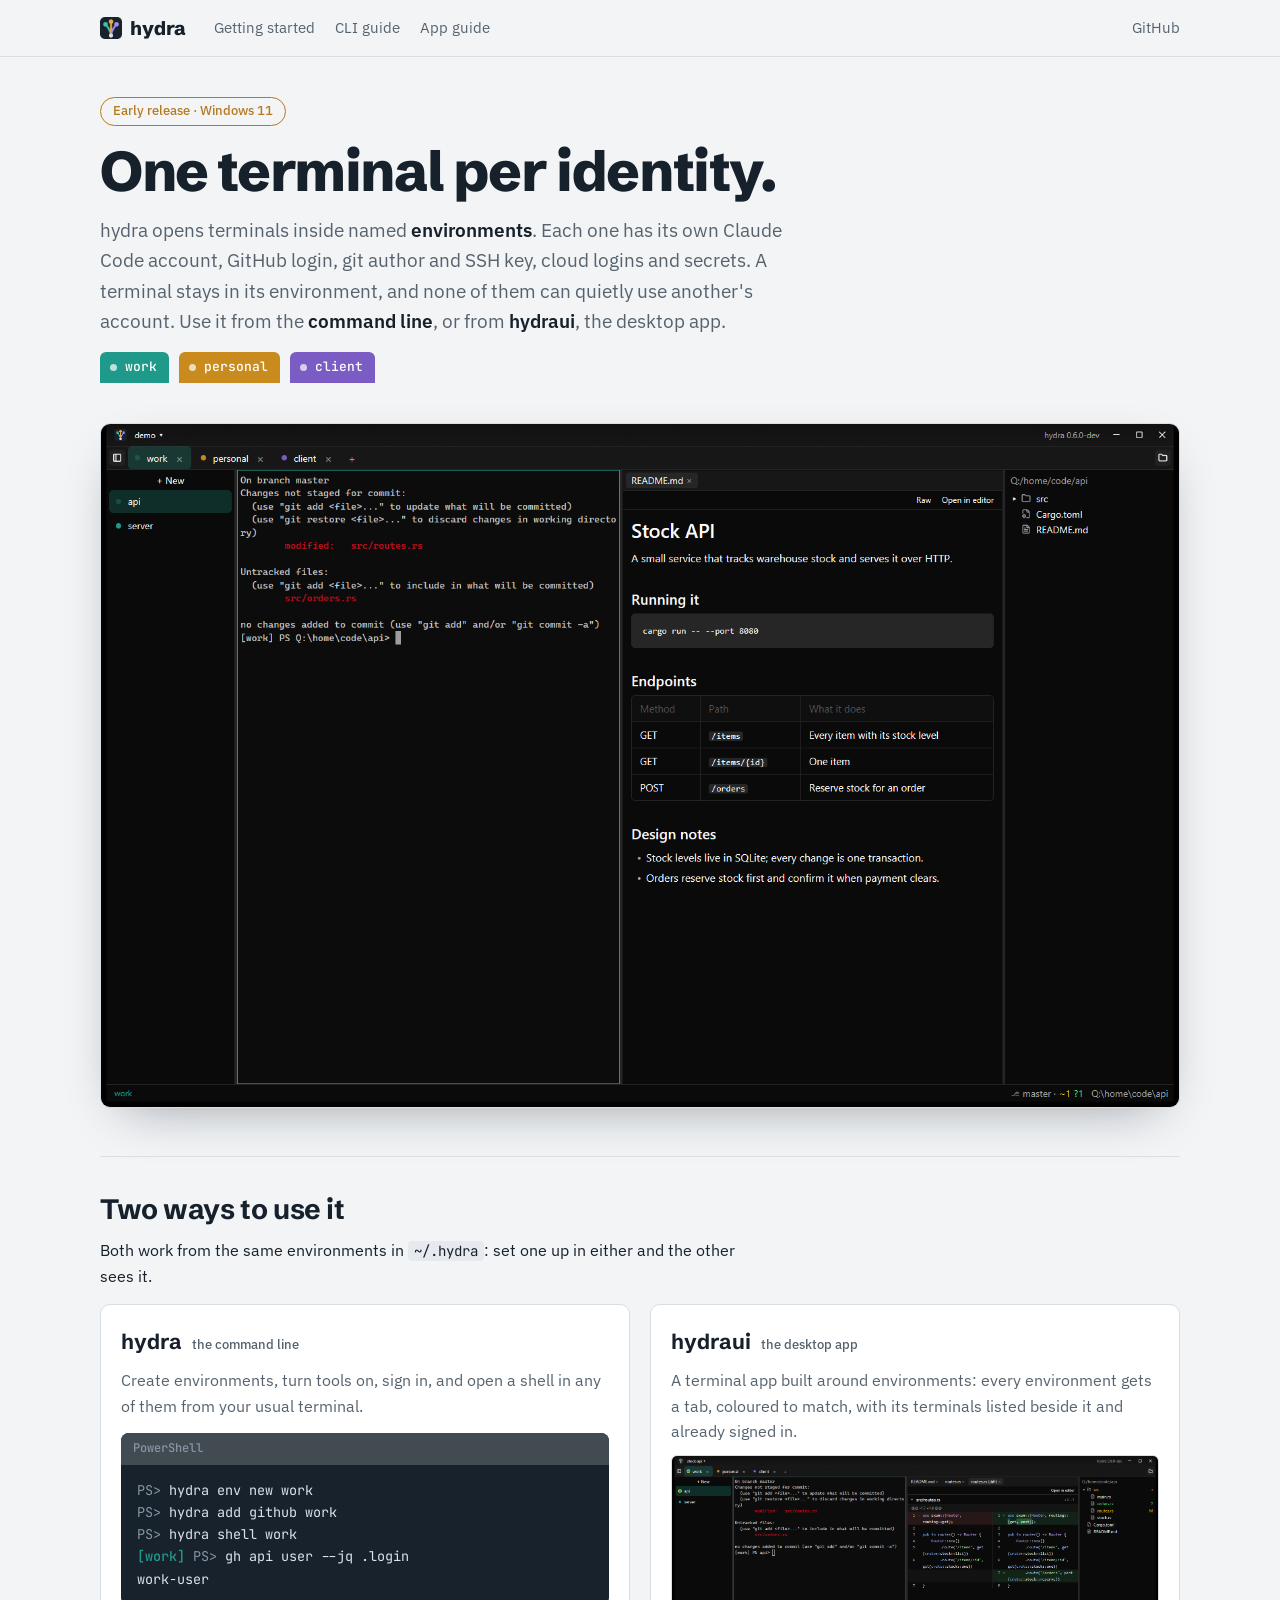
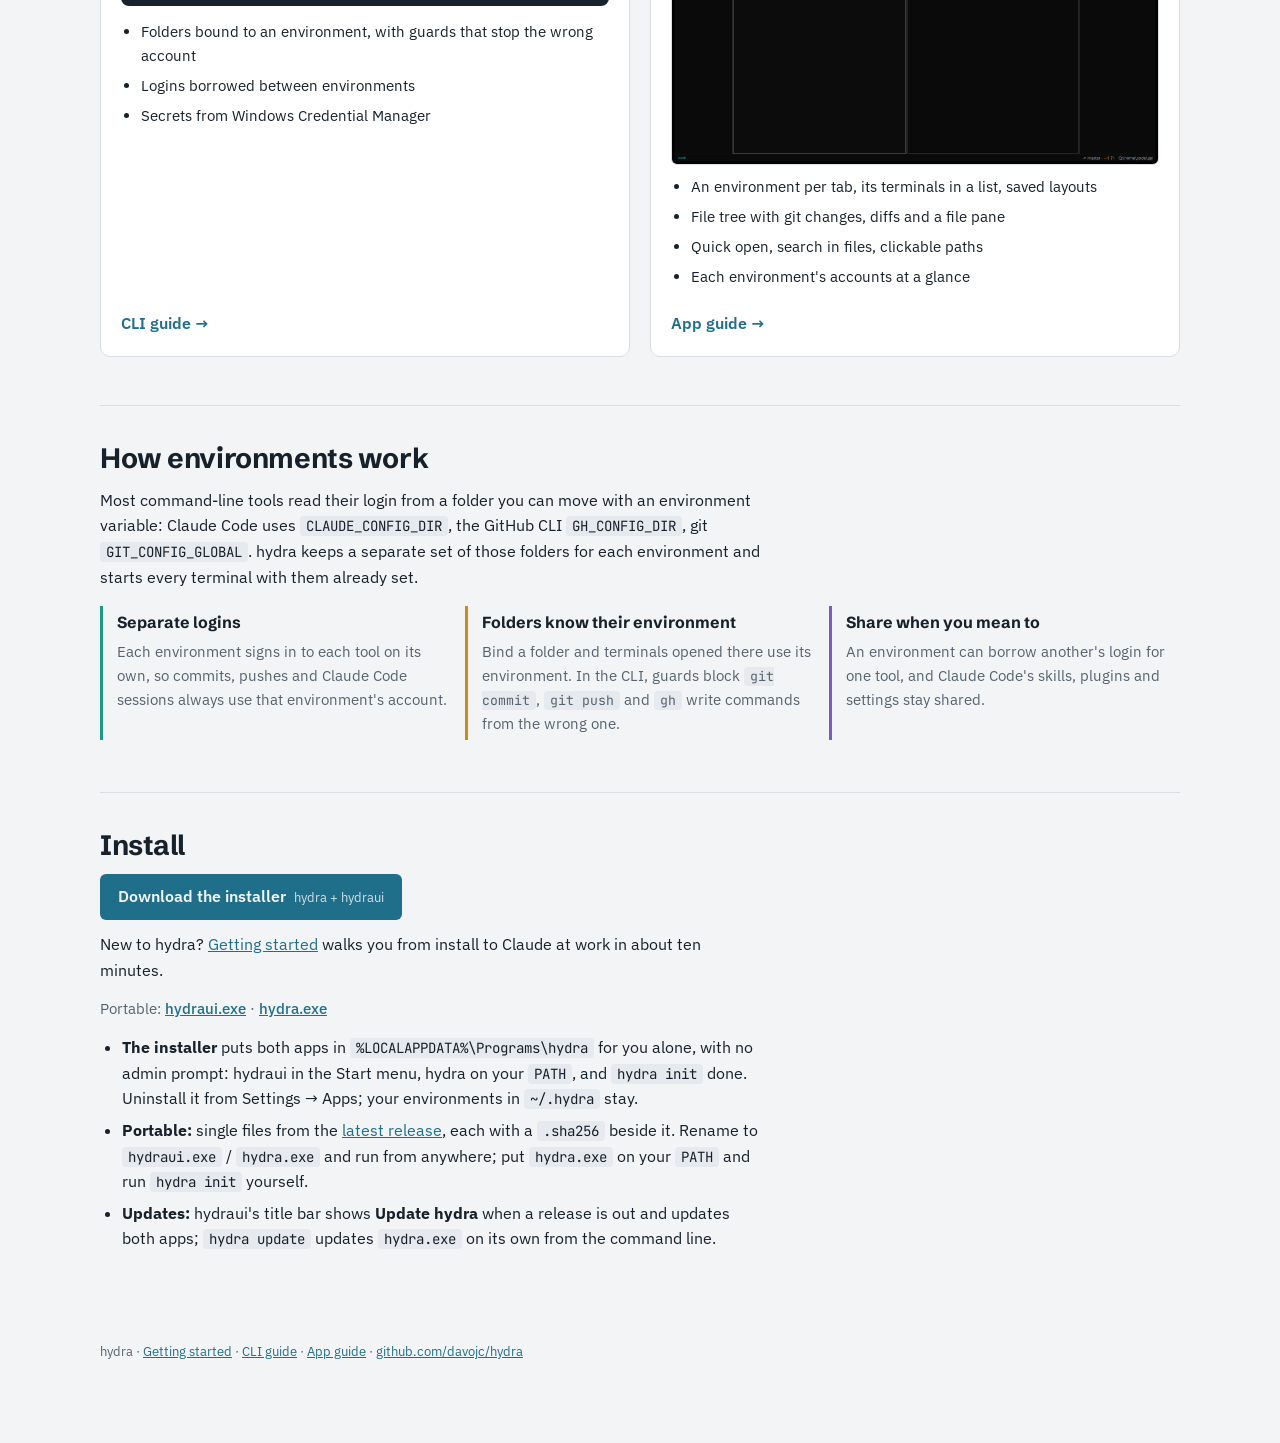
<file: site/index.html>
<!doctype html>
<html lang="en">
<head>
<meta charset="utf-8">
<meta name="viewport" content="width=device-width, initial-scale=1">
<title>hydra: one terminal per identity</title>
<link rel="icon" type="image/png" href="favicon.png">
<meta name="description" content="hydra opens Windows terminals inside named environments, each with its own Claude Code, GitHub, git, cloud and AI CLI accounts. Use it from the command line or from hydraui, the desktop app.">
<link rel="preconnect" href="https://fonts.googleapis.com">
<link rel="preconnect" href="https://fonts.gstatic.com" crossorigin>
<link rel="stylesheet" href="https://fonts.googleapis.com/css2?family=Schibsted+Grotesk:wght@500;700;800&family=IBM+Plex+Sans:ital,wght@0,400;0,500;0,600;1,400&family=JetBrains+Mono:wght@400;500&display=swap">
<link rel="stylesheet" href="style.css">
</head>
<body>
<header class="site-nav">
  <div class="in">
    <a class="home" href="index.html" aria-current="page"><img src="favicon.png" alt="">hydra</a>
    <a class="page" href="start.html">Getting started</a>
    <a class="page" href="cli.html">CLI guide</a>
    <a class="page" href="app.html">App guide</a>
    <a class="page gh" href="https://github.com/davojc/hydra">GitHub</a>
  </div>
</header>

<main class="landing">
  <header class="hero">
    <span class="status">Early release · Windows 11</span>
    <h1>One terminal per identity.</h1>
    <p class="lede">hydra opens terminals inside named <strong>environments</strong>. Each one has its own Claude Code account, GitHub login, git author and SSH key, cloud logins and secrets. A terminal stays in its environment, and none of them can quietly use another's account. Use it from the <strong>command line</strong>, or from <strong>hydraui</strong>, the desktop app.</p>
    <div class="envs" aria-label="Example environments">
      <span class="chip work">work</span>
      <span class="chip personal">personal</span>
      <span class="chip client">client</span>
    </div>
  </header>

  <figure class="hero-shot">
    <img src="img/hydraui-window.png" width="1600" height="1013" alt="hydraui with tabs for the work, personal and client environments, work's terminals listed on the left, a terminal showing git status, the project's README rendered beside it, and the file tree on the right.">
  </figure>

  <section id="two-ways">
    <h2>Two ways to use it</h2>
    <p>Both work from the same environments in <code>~/.hydra</code>: set one up in either and the other sees it.</p>
    <div class="pair">
      <article class="card">
        <h3>hydra <small>the command line</small></h3>
        <p>Create environments, turn tools on, sign in, and open a shell in any of them from your usual terminal.</p>
        <div class="term">
          <div class="term-bar"><span class="tab plain">PowerShell</span></div>
<pre><span class="p">PS&gt;</span> hydra env new work
<span class="p">PS&gt;</span> hydra add github work
<span class="p">PS&gt;</span> hydra shell work
<span class="pw">[work]</span> <span class="p">PS&gt;</span> gh api user --jq .login
work-user</pre>
        </div>
        <ul>
          <li>Folders bound to an environment, with guards that stop the wrong account</li>
          <li>Logins borrowed between environments</li>
          <li>Secrets from Windows Credential Manager</li>
        </ul>
        <a class="more" href="cli.html">CLI guide →</a>
      </article>
      <article class="card">
        <h3>hydraui <small>the desktop app</small></h3>
        <p>A terminal app built around environments: every environment gets a tab, coloured to match, with its terminals listed beside it and already signed in.</p>
        <img src="img/hydraui-diff.png" width="1600" height="1013" alt="hydraui showing a side-by-side diff of a changed file next to the file tree." loading="lazy">
        <ul>
          <li>An environment per tab, its terminals in a list, saved layouts</li>
          <li>File tree with git changes, diffs and a file pane</li>
          <li>Quick open, search in files, clickable paths</li>
          <li>Each environment's accounts at a glance</li>
        </ul>
        <a class="more" href="app.html">App guide →</a>
      </article>
    </div>
  </section>

  <section id="how">
    <h2>How environments work</h2>
    <p>Most command-line tools read their login from a folder you can move with an environment variable: Claude Code uses <code>CLAUDE_CONFIG_DIR</code>, the GitHub CLI <code>GH_CONFIG_DIR</code>, git <code>GIT_CONFIG_GLOBAL</code>. hydra keeps a separate set of those folders for each environment and starts every terminal with them already set.</p>
    <div class="points">
      <div class="point work">
        <h4>Separate logins</h4>
        <p>Each environment signs in to each tool on its own, so commits, pushes and Claude Code sessions always use that environment's account.</p>
      </div>
      <div class="point personal">
        <h4>Folders know their environment</h4>
        <p>Bind a folder and terminals opened there use its environment. In the CLI, guards block <code>git commit</code>, <code>git push</code> and <code>gh</code> write commands from the wrong one.</p>
      </div>
      <div class="point client">
        <h4>Share when you mean to</h4>
        <p>An environment can borrow another's login for one tool, and Claude Code's skills, plugins and settings stay shared.</p>
      </div>
    </div>
  </section>

  <section id="install">
    <h2>Install</h2>
    <div class="dl-row">
      <a class="download" href="https://github.com/davojc/hydra/releases/latest/download/hydra-setup.exe" download>Download the installer <span class="dl-version"></span><small>hydra + hydraui</small></a>
    </div>
    <p>New to hydra? <a href="start.html">Getting started</a> walks you from install to Claude at work in about ten minutes.</p>
    <p class="portable">Portable: <a href="https://github.com/davojc/hydra/releases/latest/download/hydraui-x86_64-pc-windows-msvc.exe" download>hydraui.exe</a> · <a href="https://github.com/davojc/hydra/releases/latest/download/hydra-x86_64-pc-windows-msvc.exe" download>hydra.exe</a></p>
    <ul>
      <li><strong>The installer</strong> puts both apps in <code>%LOCALAPPDATA%\Programs\hydra</code> for you alone, with no admin prompt: hydraui in the Start menu, hydra on your <code>PATH</code>, and <code>hydra init</code> done. Uninstall it from Settings → Apps; your environments in <code>~/.hydra</code> stay.</li>
      <li><strong>Portable:</strong> single files from the <a href="https://github.com/davojc/hydra/releases/latest">latest release</a>, each with a <code>.sha256</code> beside it. Rename to <code>hydraui.exe</code> / <code>hydra.exe</code> and run from anywhere; put <code>hydra.exe</code> on your <code>PATH</code> and run <code>hydra init</code> yourself.</li>
      <li><strong>Updates:</strong> hydraui's title bar shows <strong>Update hydra</strong> when a release is out and updates both apps; <code>hydra update</code> updates <code>hydra.exe</code> on its own from the command line.</li>
    </ul>
  </section>

  <footer>hydra · <a href="start.html">Getting started</a> · <a href="cli.html">CLI guide</a> · <a href="app.html">App guide</a> · <a href="https://github.com/davojc/hydra">github.com/davojc/hydra</a></footer>
</main>

<script>
// Links into the old single-page guide (/#walkthrough, /#guards, …) go on to the CLI guide.
(() => {
  const id = decodeURIComponent(location.hash.slice(1));
  if (id && !document.getElementById(id)) location.replace("cli.html#" + encodeURIComponent(id));
})();
</script>
<script>
(() => {
  fetch("https://api.github.com/repos/davojc/hydra/releases/latest")
    .then(r => r.ok ? r.json() : null)
    .then(rel => {
      if (!rel || !rel.tag_name) return;
      for (const el of document.querySelectorAll(".dl-version")) el.textContent = rel.tag_name.replace(/^v/, "");
    })
    .catch(() => {});
})();
</script>
</body>
</html>
</file>
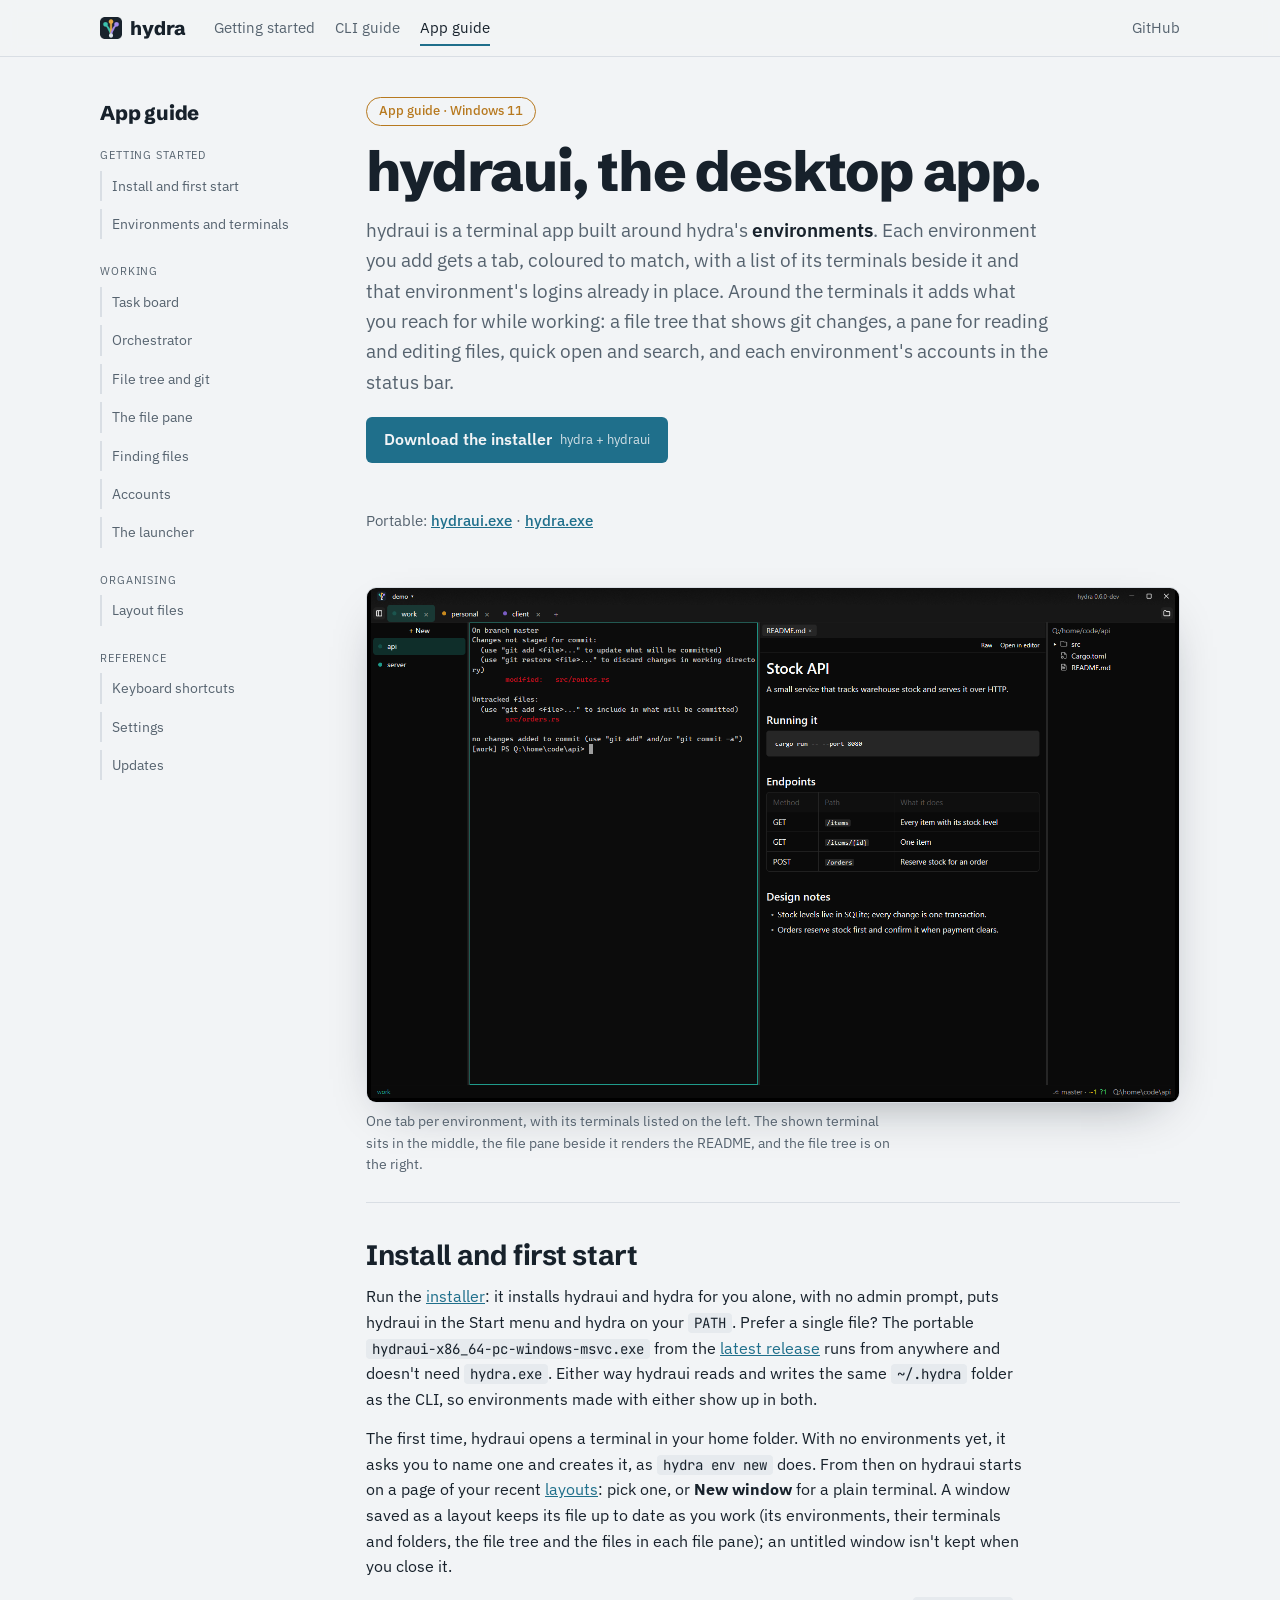
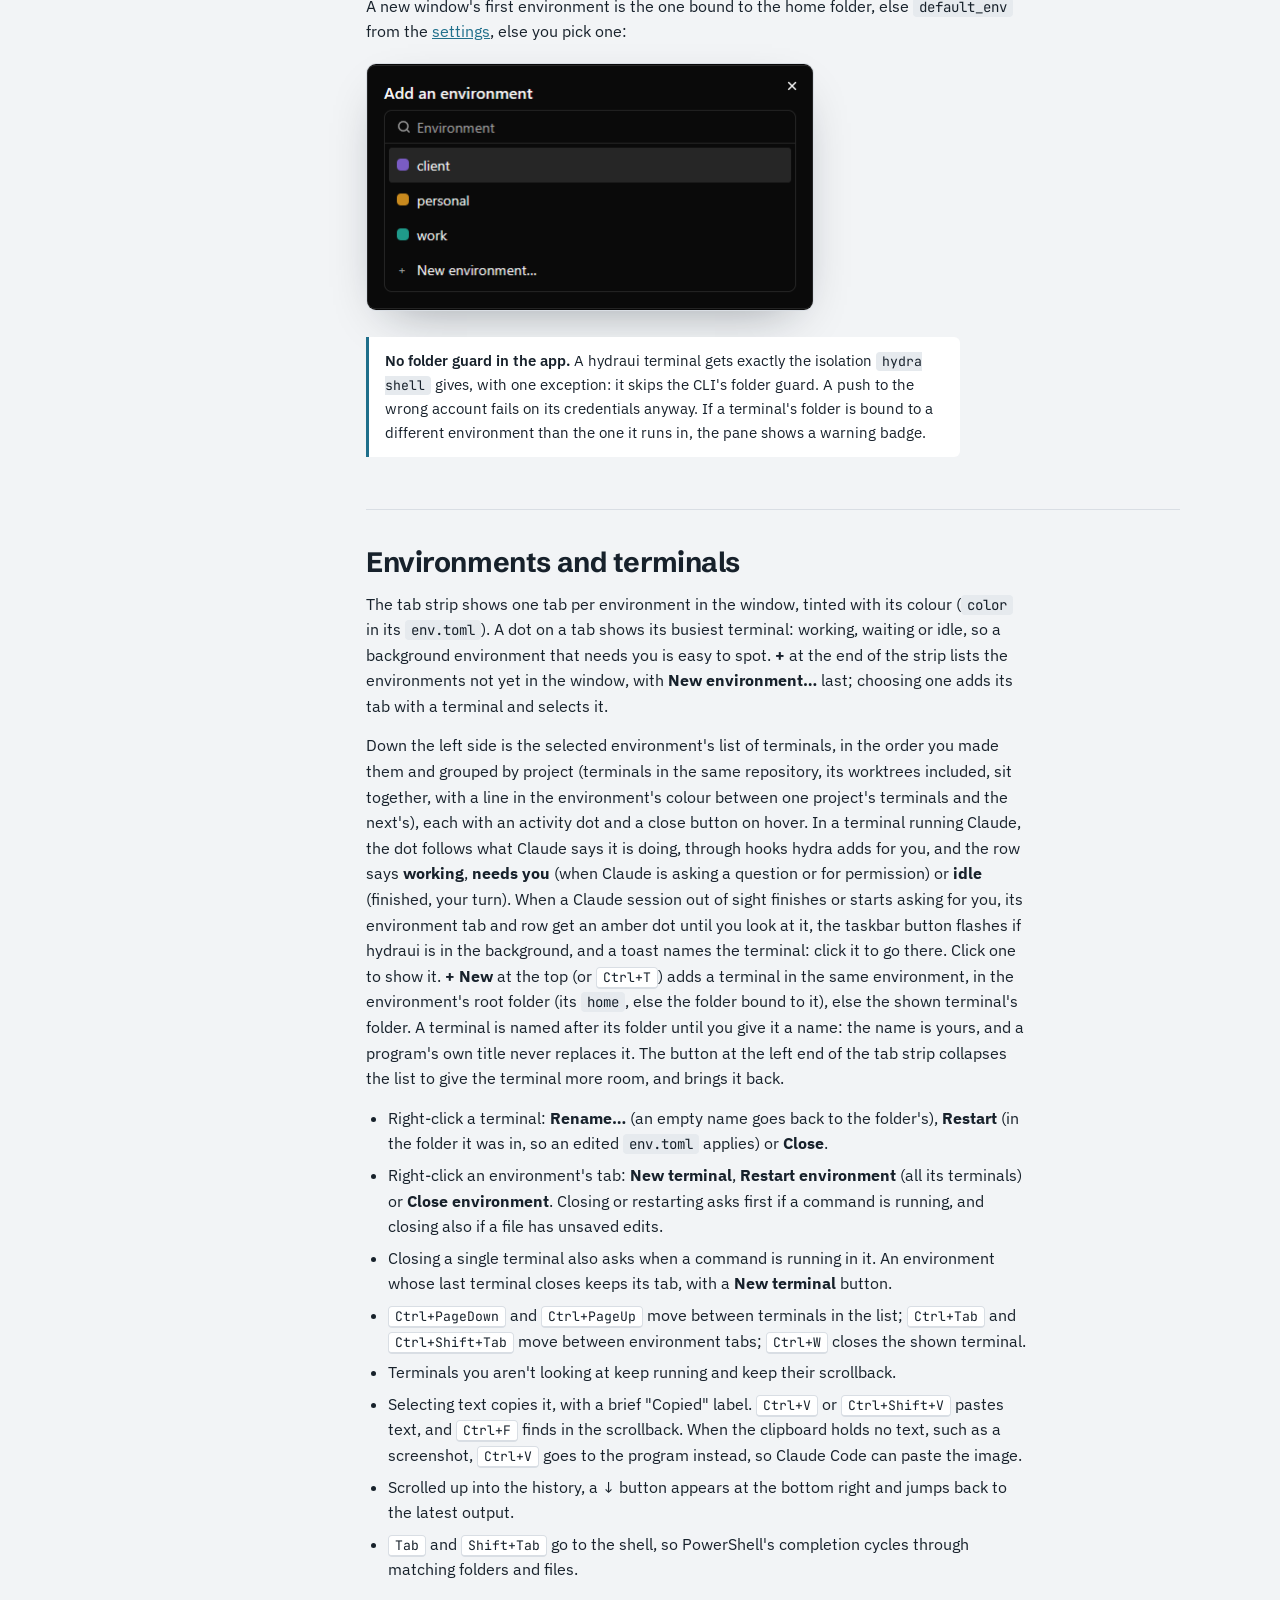
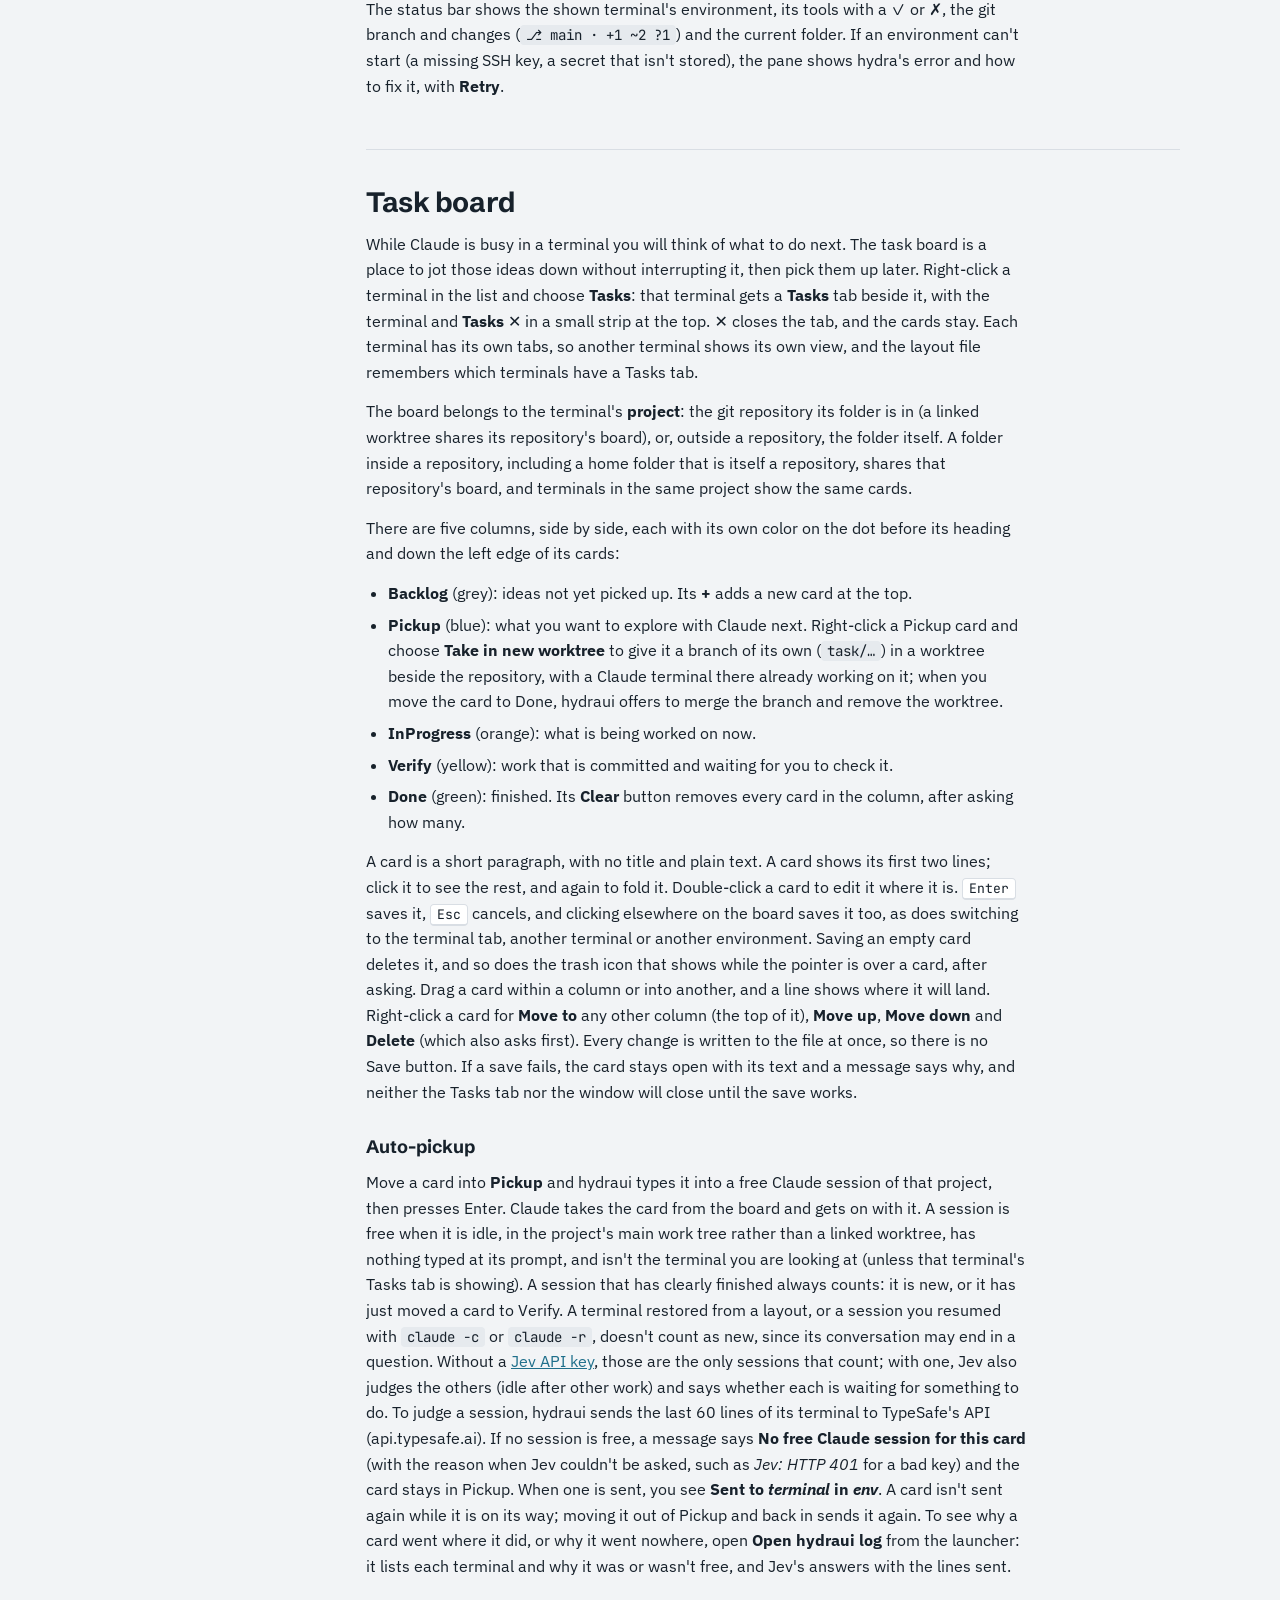
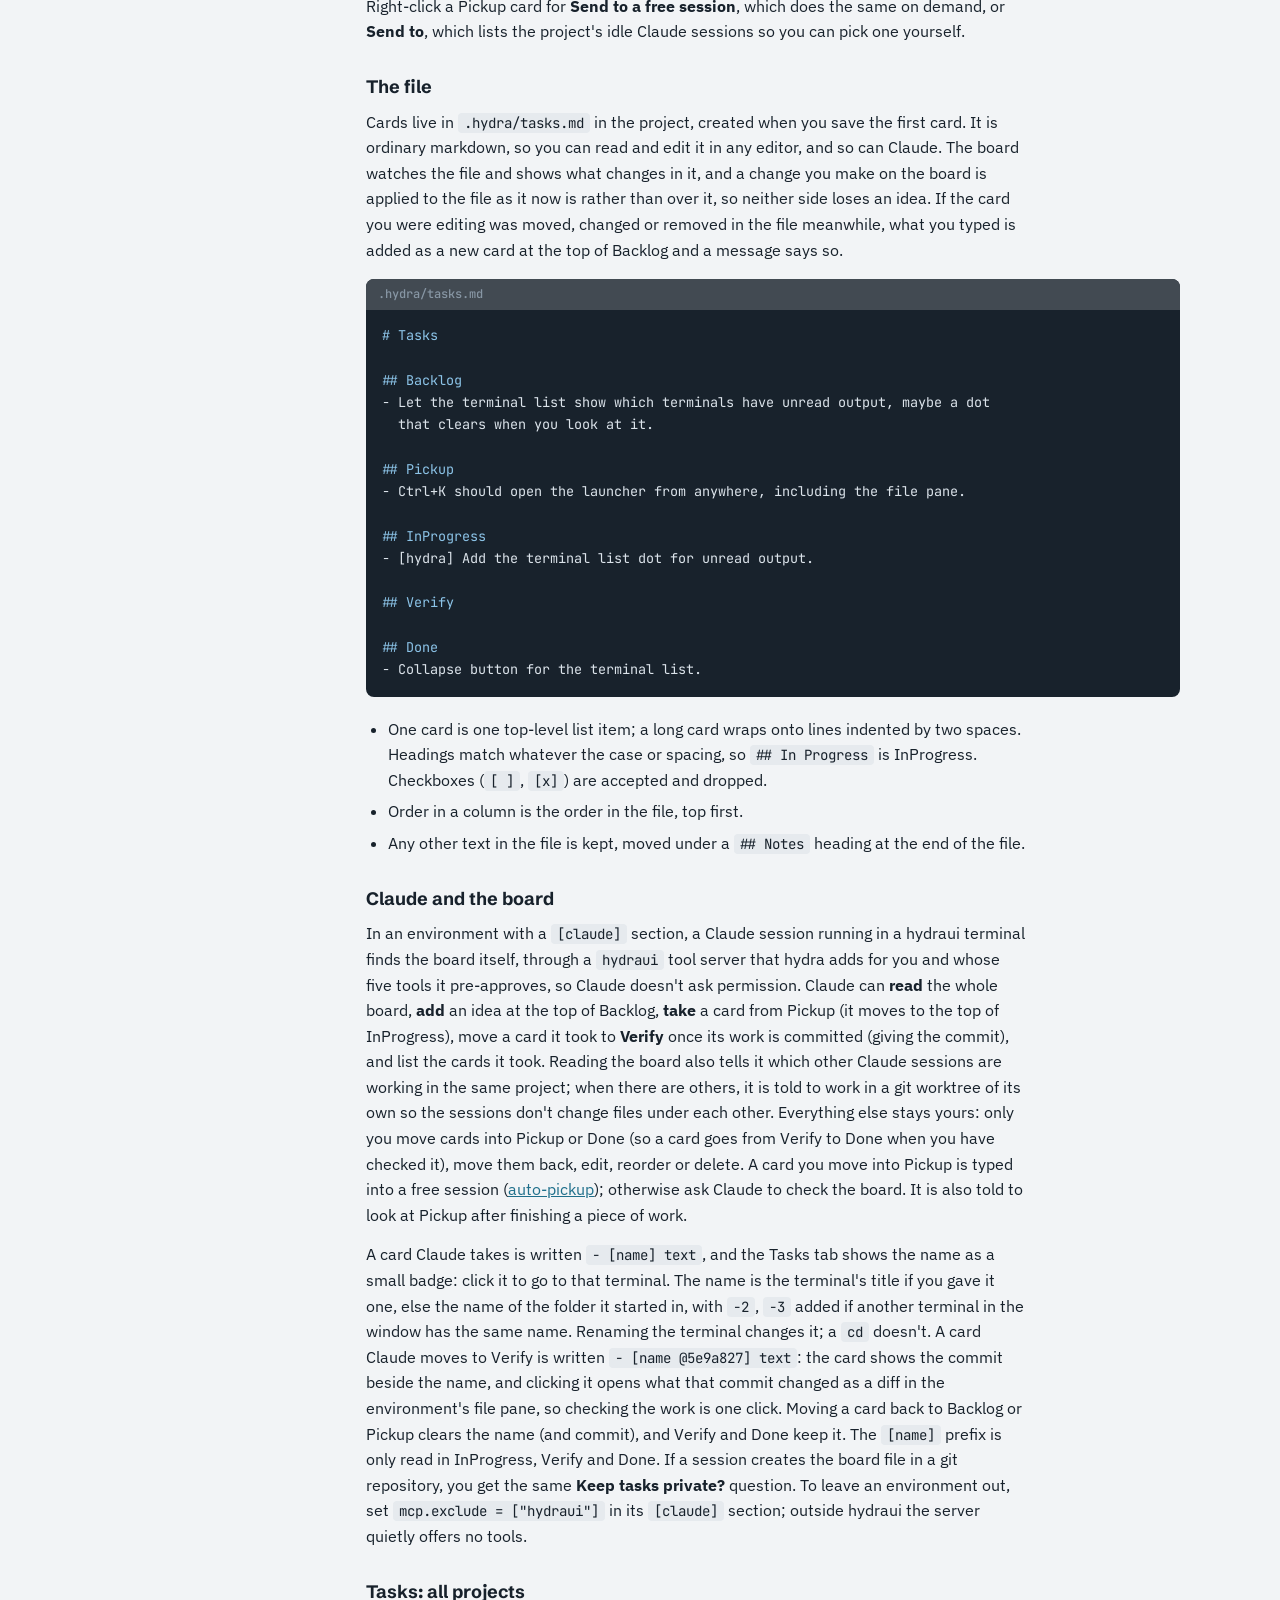
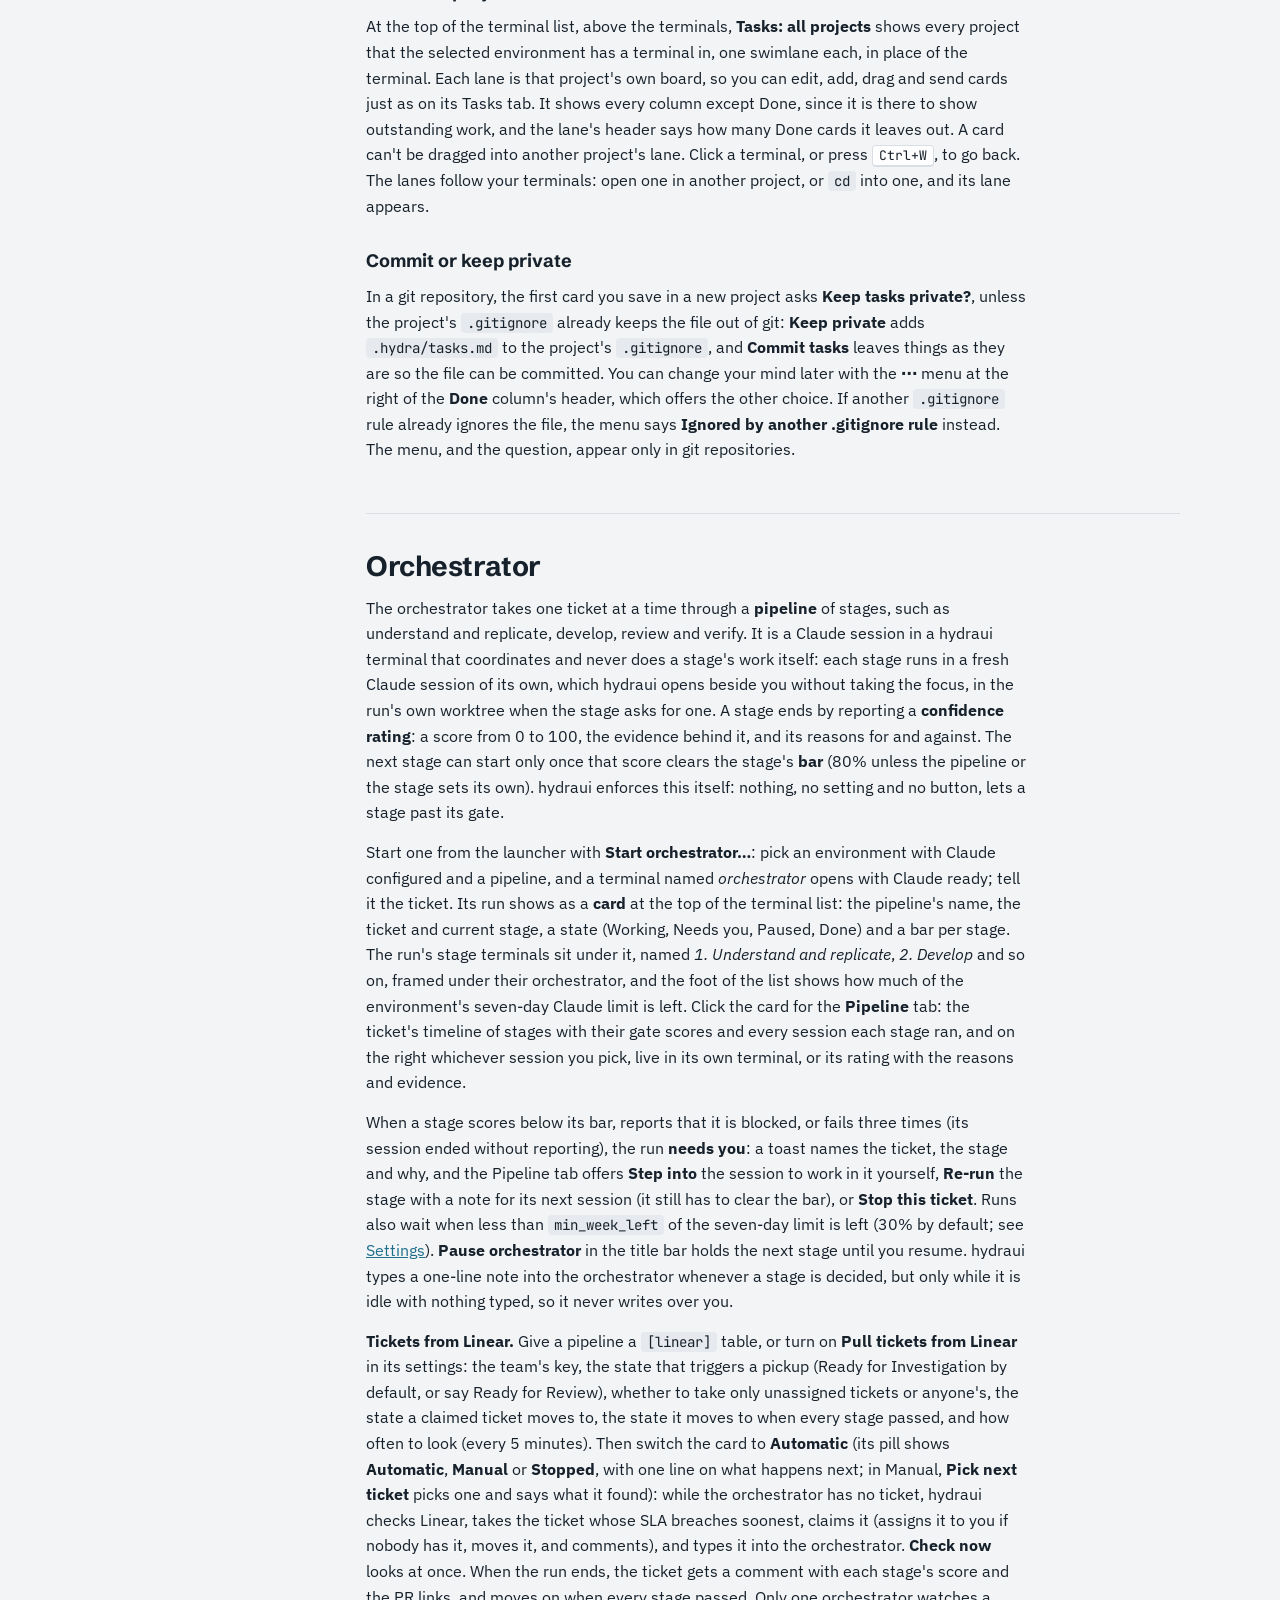
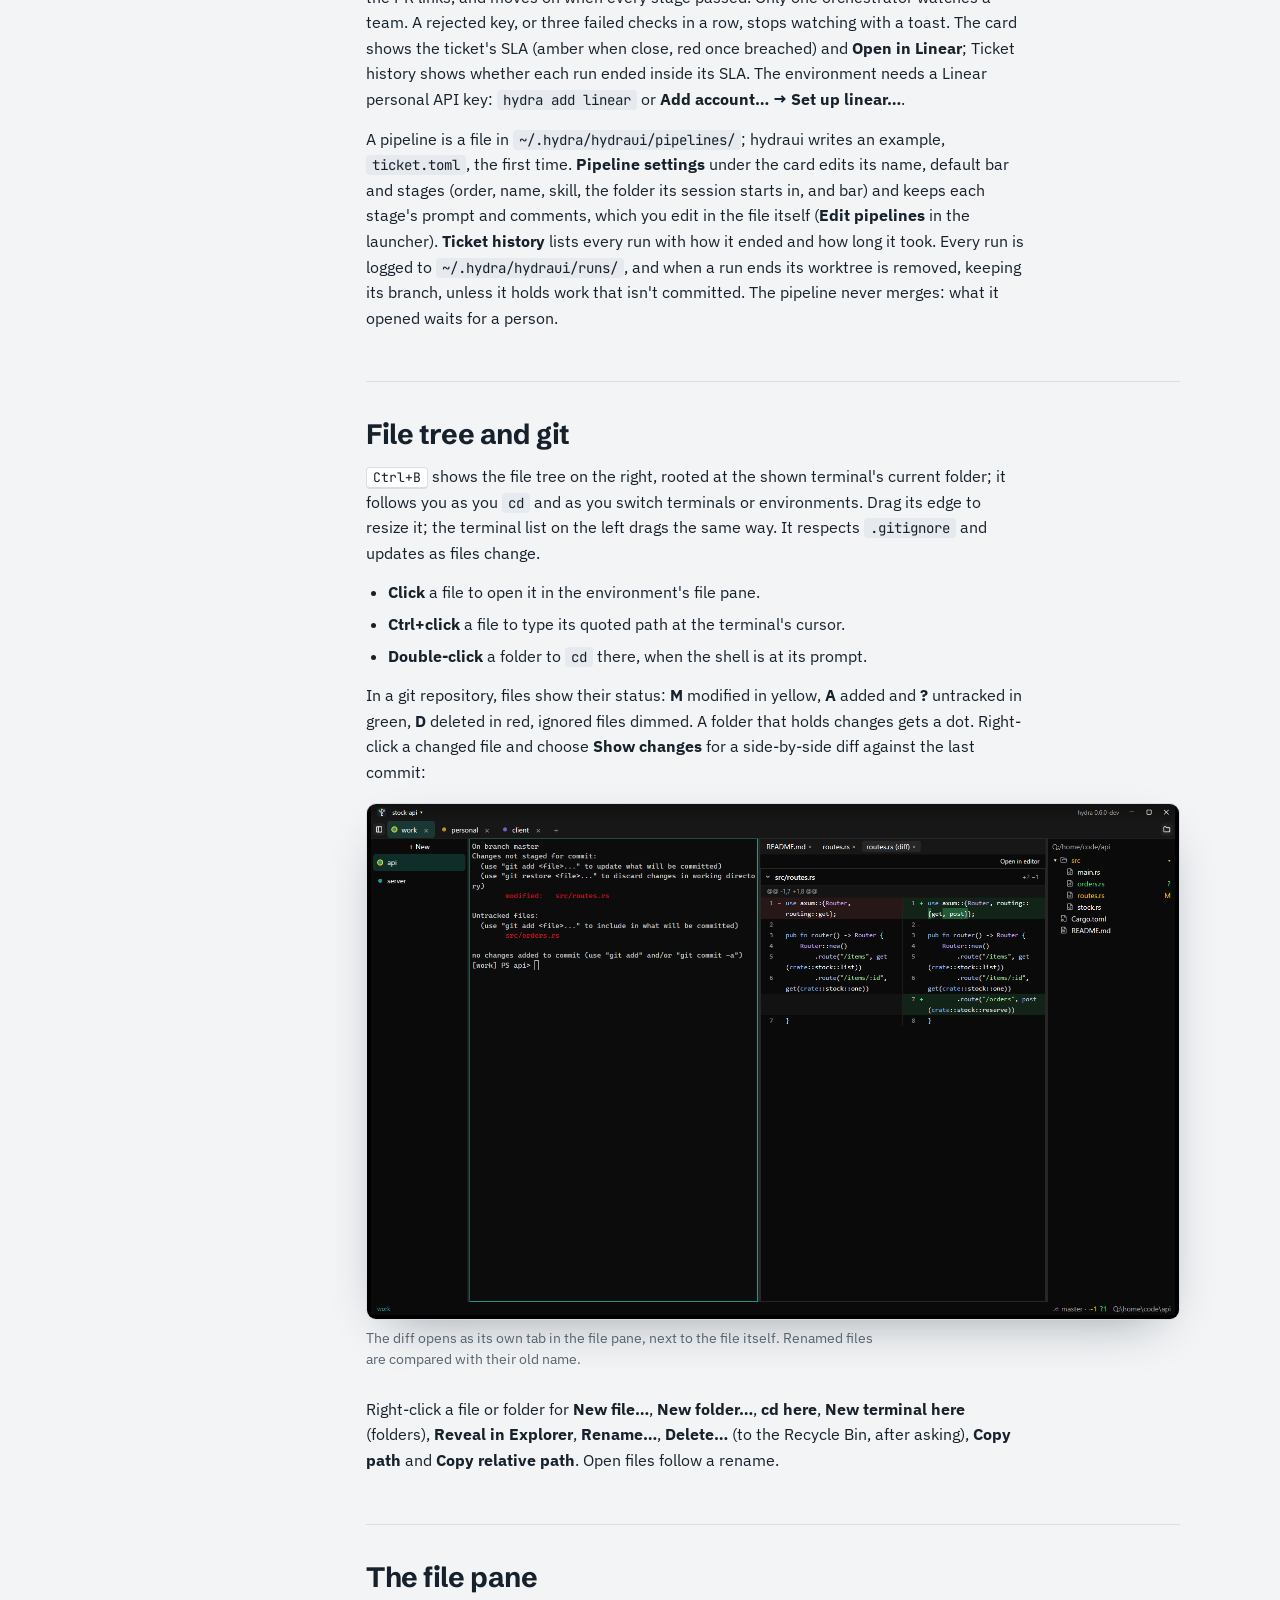
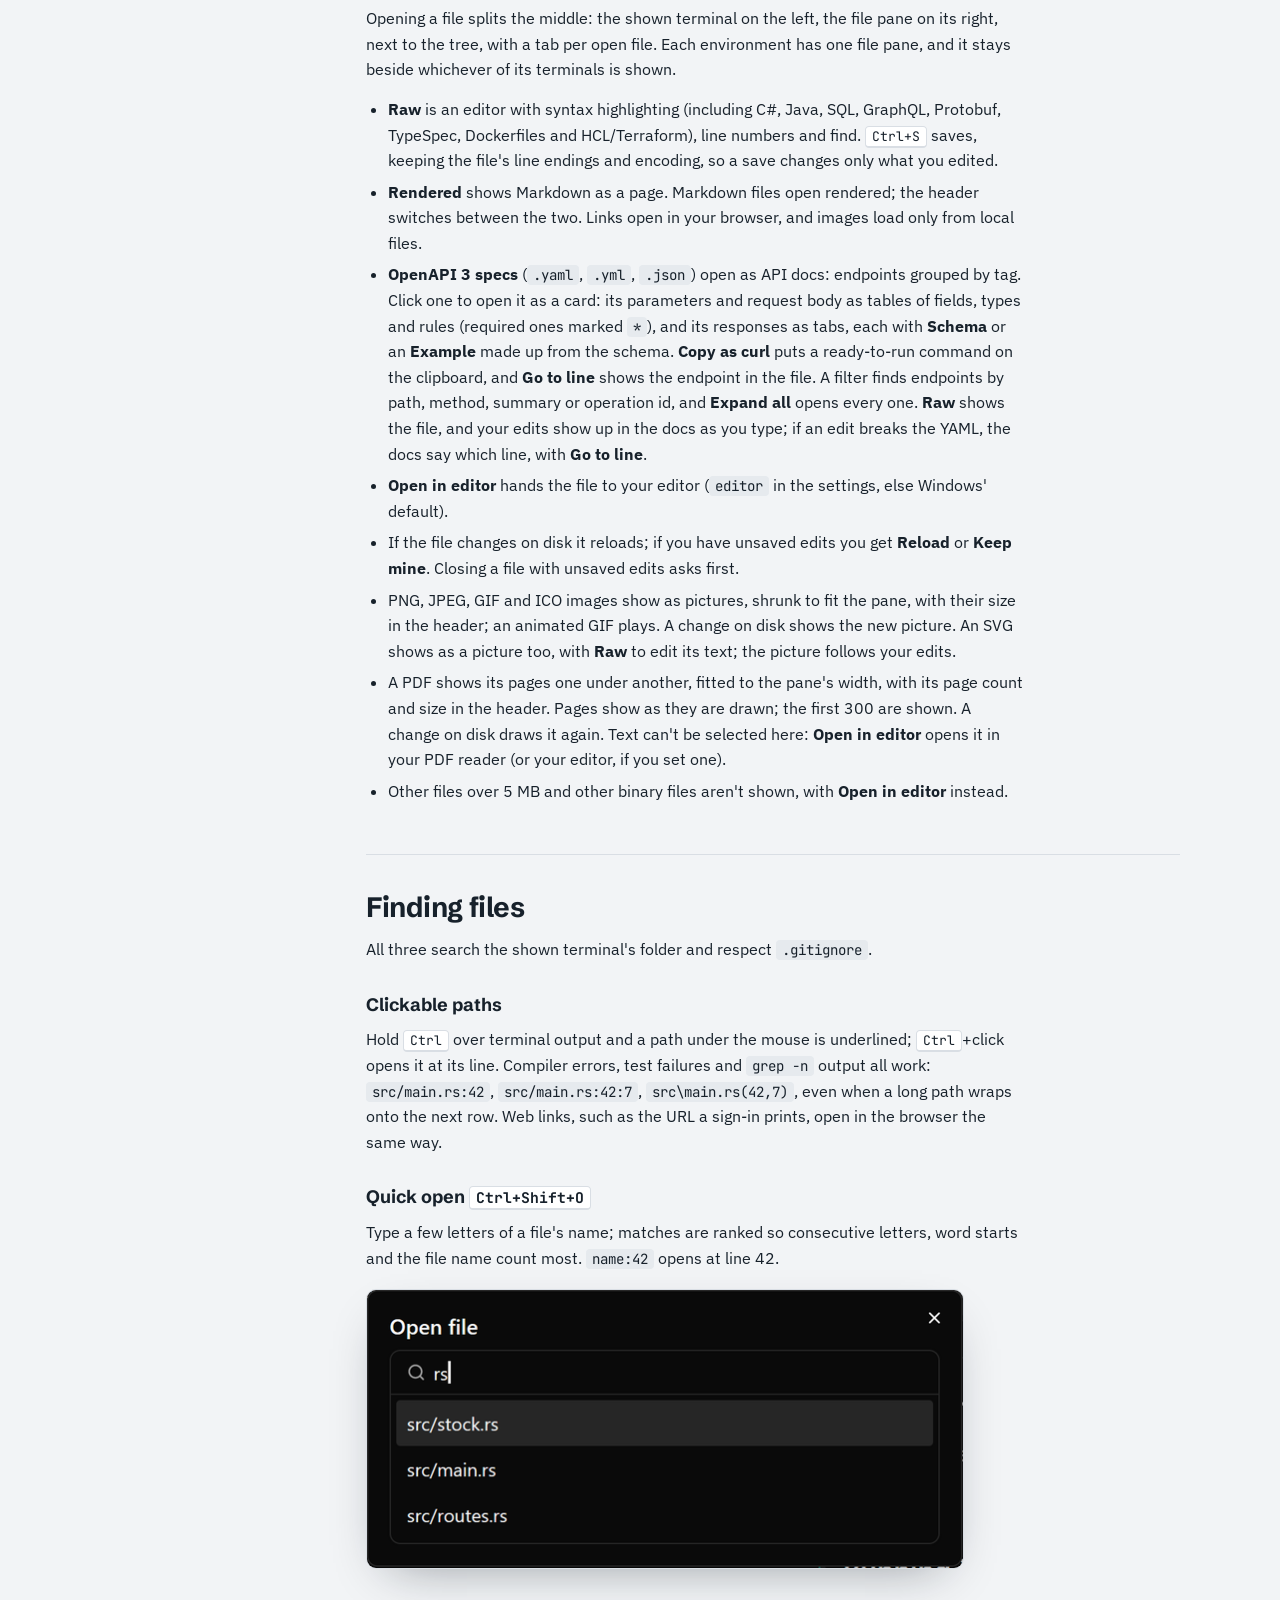
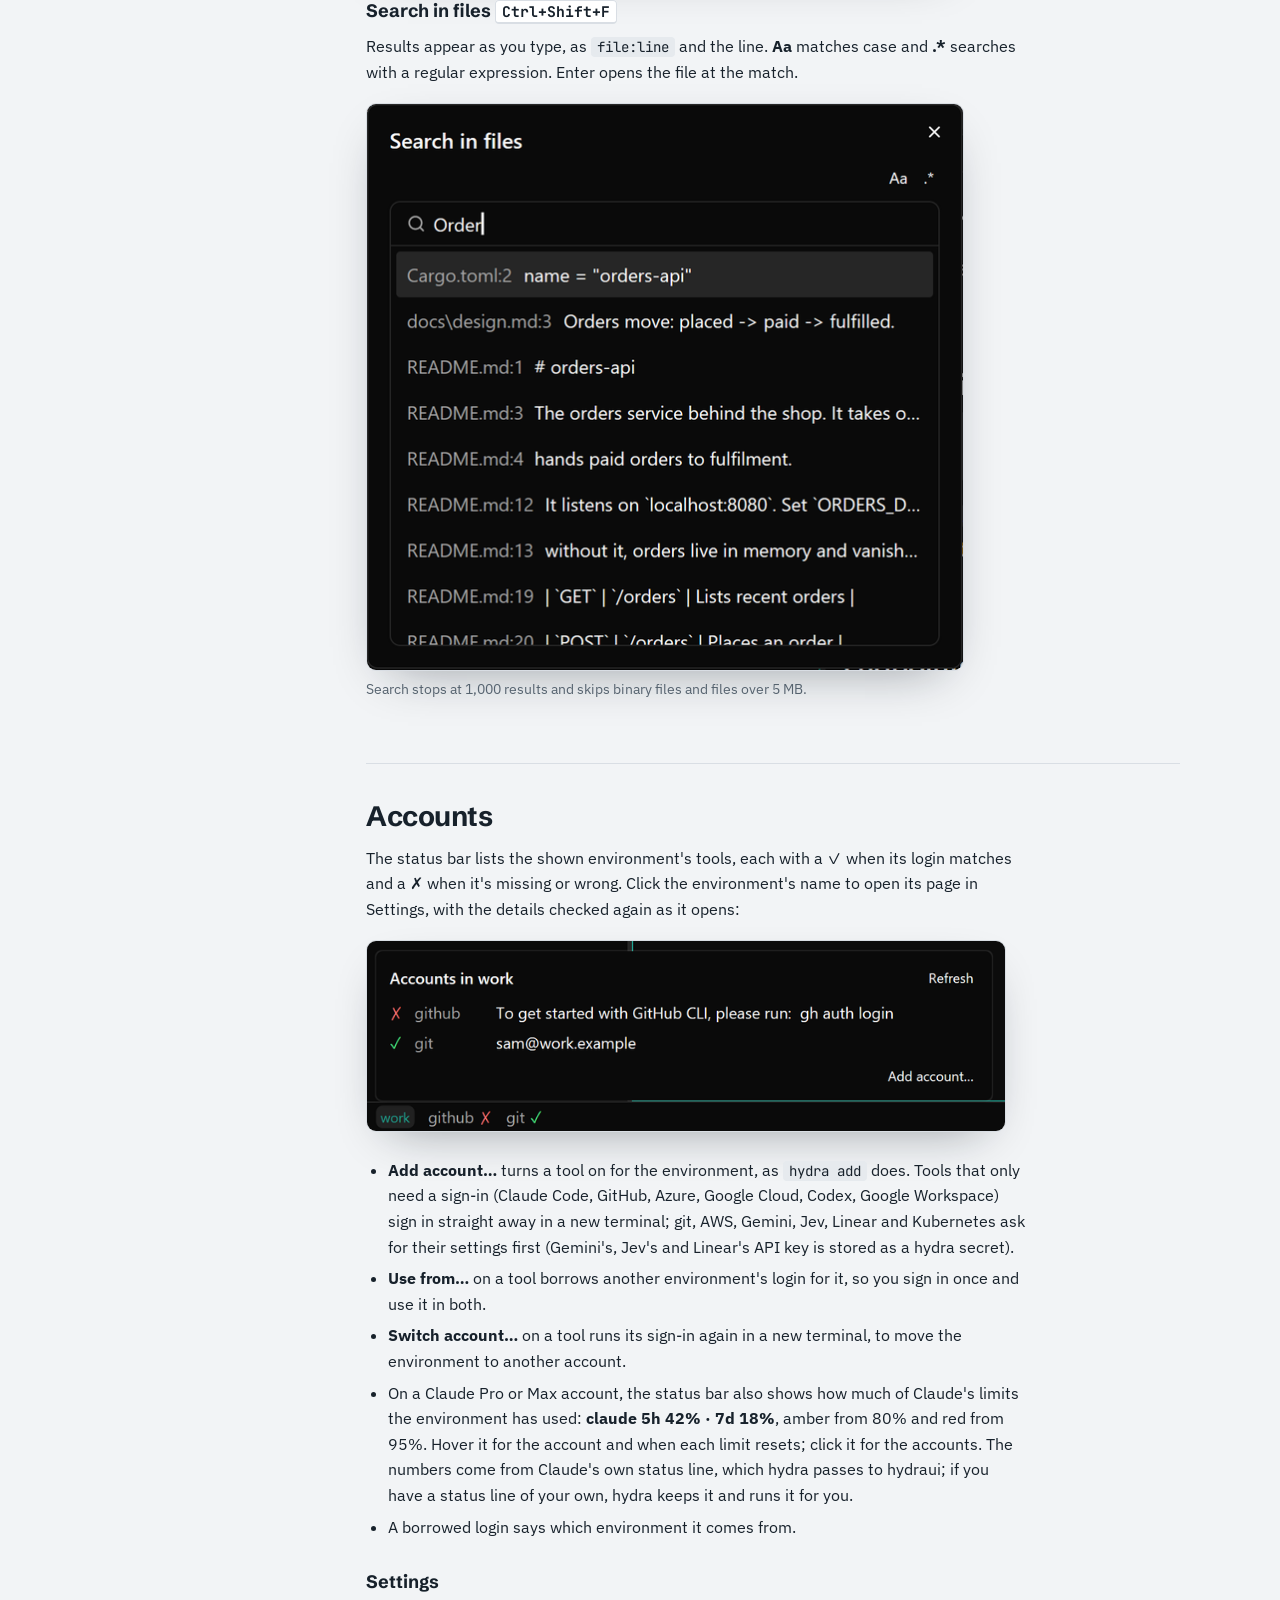
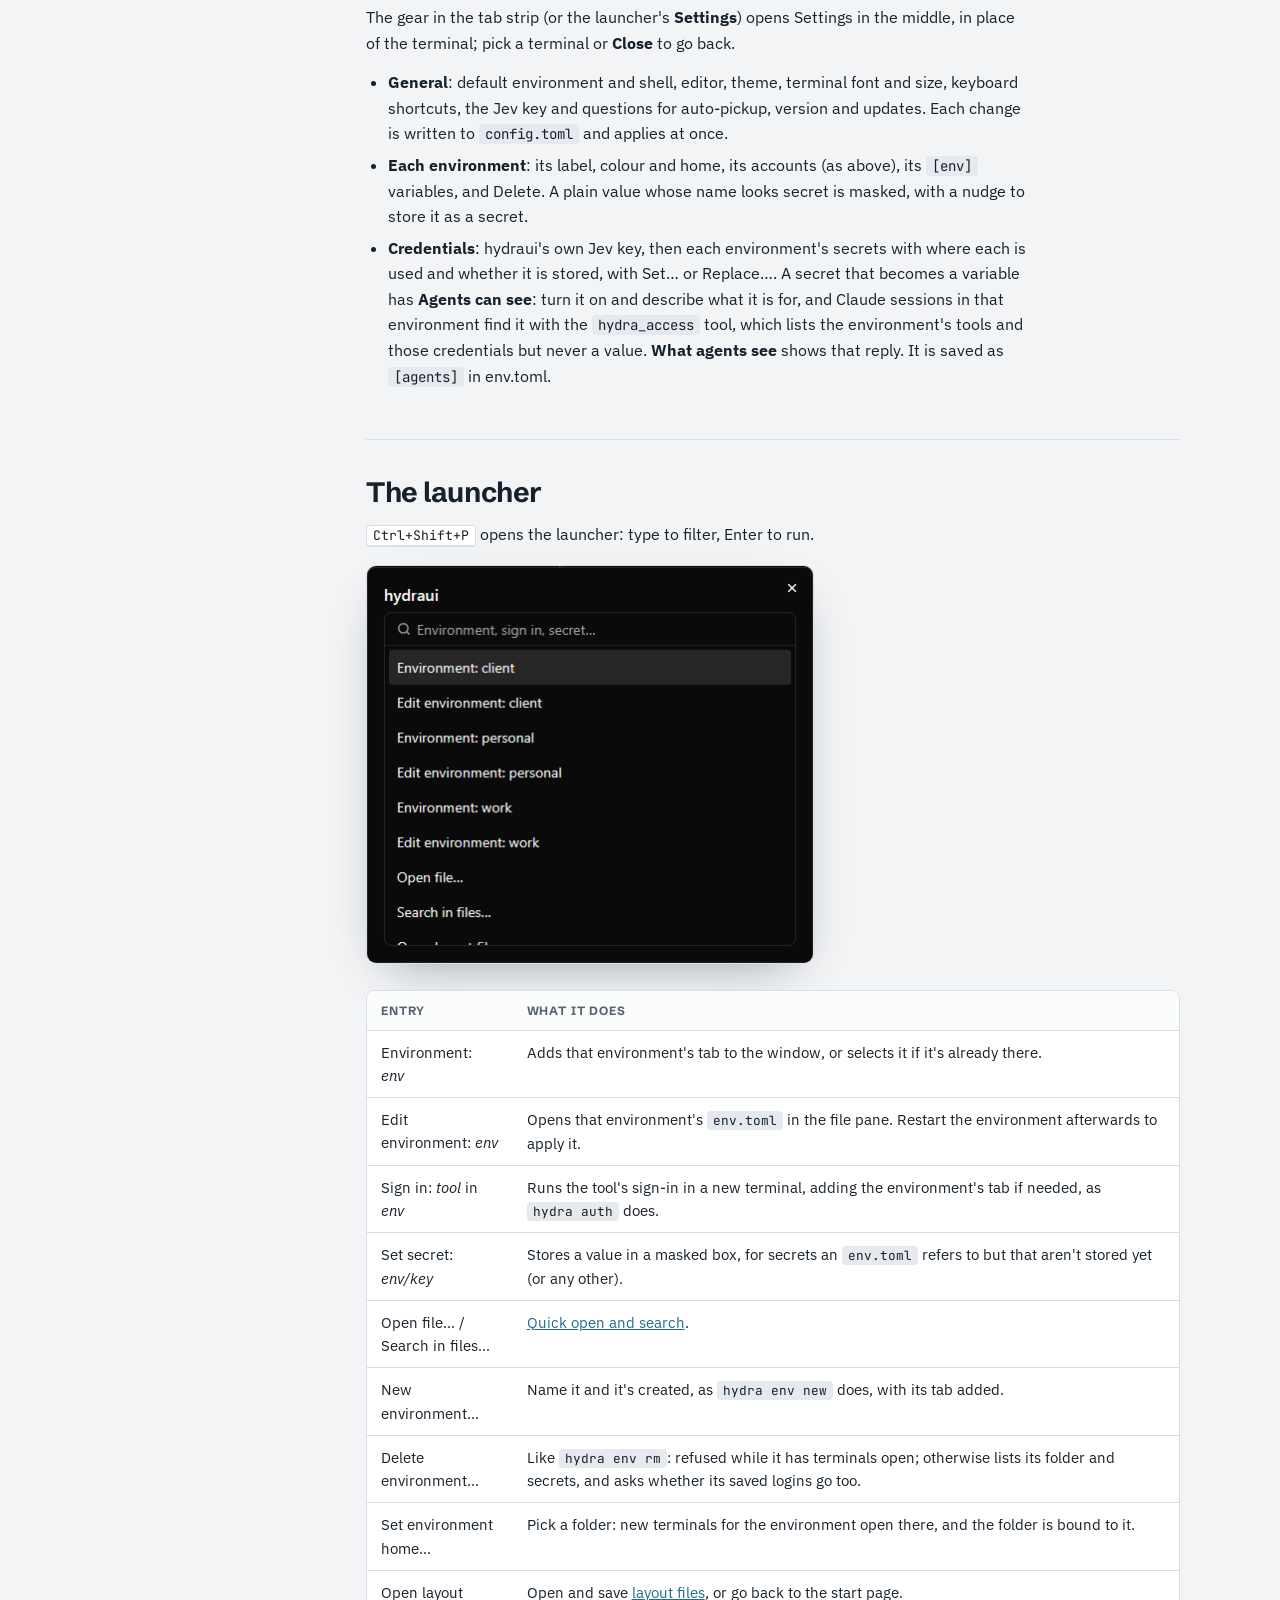
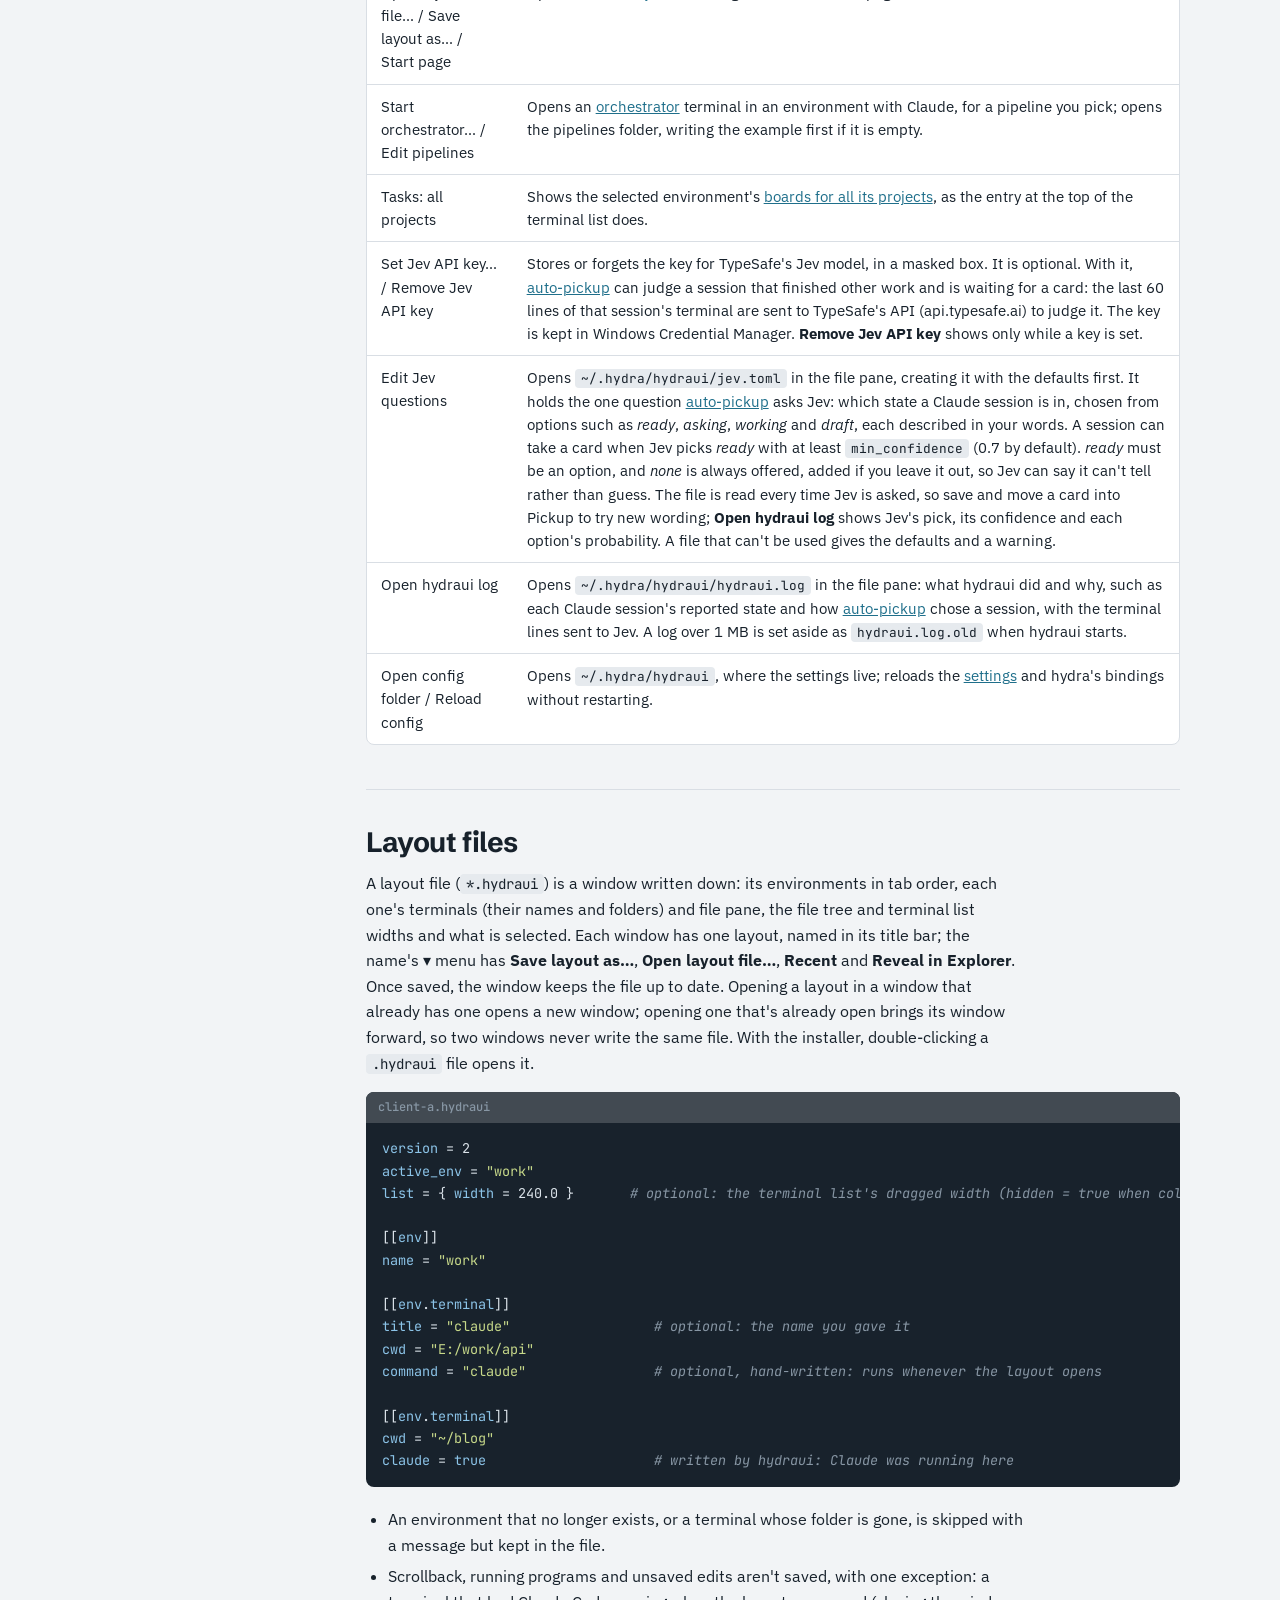
<file: site/app.html>
<!doctype html>
<html lang="en">
<head>
<meta charset="utf-8">
<meta name="viewport" content="width=device-width, initial-scale=1">
<title>hydraui guide</title>
<link rel="icon" type="image/png" href="favicon.png">
<meta name="description" content="hydraui, hydra's desktop app: one tab per environment with its terminals listed beside it, saved layouts, a file tree with git changes and diffs, quick open and search, and each environment's accounts at a glance.">
<link rel="preconnect" href="https://fonts.googleapis.com">
<link rel="preconnect" href="https://fonts.gstatic.com" crossorigin>
<link rel="stylesheet" href="https://fonts.googleapis.com/css2?family=Schibsted+Grotesk:wght@500;700;800&family=IBM+Plex+Sans:ital,wght@0,400;0,500;0,600;1,400&family=JetBrains+Mono:wght@400;500&display=swap">
<link rel="stylesheet" href="style.css">
</head>
<body>
<header class="site-nav">
  <div class="in">
    <a class="home" href="index.html"><img src="favicon.png" alt="">hydra</a>
    <a class="page" href="start.html">Getting started</a>
    <a class="page" href="cli.html">CLI guide</a>
    <a class="page" href="app.html" aria-current="page">App guide</a>
    <a class="page gh" href="https://github.com/davojc/hydra">GitHub</a>
  </div>
</header>
<div class="wrap">
  <nav class="toc" aria-label="Contents">
    <div class="brand">App guide</div>
    <div class="grp">Getting started</div>
    <ol>
      <li><a href="#start">Install and first start</a></li>
      <li><a href="#tabs">Environments and terminals</a></li>
    </ol>
    <div class="grp">Working</div>
    <ol>
      <li><a href="#tasks">Task board</a></li>
      <li><a href="#orchestrator">Orchestrator</a></li>
      <li><a href="#tree">File tree and git</a></li>
      <li><a href="#files">The file pane</a></li>
      <li><a href="#find">Finding files</a></li>
      <li><a href="#accounts">Accounts</a></li>
      <li><a href="#launcher">The launcher</a></li>
    </ol>
    <div class="grp">Organising</div>
    <ol>
      <li><a href="#layouts">Layout files</a></li>
    </ol>
    <div class="grp">Reference</div>
    <ol>
      <li><a href="#keys">Keyboard shortcuts</a></li>
      <li><a href="#settings">Settings</a></li>
      <li><a href="#updates">Updates</a></li>
    </ol>
  </nav>

  <main>
    <header class="hero">
      <span class="status">App guide · Windows 11</span>
      <h1>hydraui, the desktop app.</h1>
      <p class="lede">hydraui is a terminal app built around hydra's <strong>environments</strong>. Each environment you add gets a tab, coloured to match, with a list of its terminals beside it and that environment's logins already in place. Around the terminals it adds what you reach for while working: a file tree that shows git changes, a pane for reading and editing files, quick open and search, and each environment's accounts in the status bar.</p>
      <p><a class="download" href="https://github.com/davojc/hydra/releases/latest/download/hydra-setup.exe" download>Download the installer <span class="dl-version"></span><small>hydra + hydraui</small></a></p>
      <p class="portable">Portable: <a href="https://github.com/davojc/hydra/releases/latest/download/hydraui-x86_64-pc-windows-msvc.exe" download>hydraui.exe</a> · <a href="https://github.com/davojc/hydra/releases/latest/download/hydra-x86_64-pc-windows-msvc.exe" download>hydra.exe</a></p>
    </header>

    <figure class="shot">
      <img src="img/hydraui-window.png" width="1600" height="1013" alt="hydraui with tabs for the work, personal and client environments; work's terminals, api and server, listed on the left; git status in the api terminal; the project's README rendered in the file pane; and the file tree on the right.">
      <figcaption>One tab per environment, with its terminals listed on the left. The shown terminal sits in the middle, the file pane beside it renders the README, and the file tree is on the right.</figcaption>
    </figure>

    <section id="start">
      <h2>Install and first start</h2>
      <p>Run the <a href="https://github.com/davojc/hydra/releases/latest/download/hydra-setup.exe">installer</a>: it installs hydraui and hydra for you alone, with no admin prompt, puts hydraui in the Start menu and hydra on your <code>PATH</code>. Prefer a single file? The portable <code>hydraui-x86_64-pc-windows-msvc.exe</code> from the <a href="https://github.com/davojc/hydra/releases/latest">latest release</a> runs from anywhere and doesn't need <code>hydra.exe</code>. Either way hydraui reads and writes the same <code>~/.hydra</code> folder as the CLI, so environments made with either show up in both.</p>
      <p>The first time, hydraui opens a terminal in your home folder. With no environments yet, it asks you to name one and creates it, as <code>hydra env new</code> does. From then on hydraui starts on a page of your recent <a href="#layouts">layouts</a>: pick one, or <strong>New window</strong> for a plain terminal. A window saved as a layout keeps its file up to date as you work (its environments, their terminals and folders, the file tree and the files in each file pane); an untitled window isn't kept when you close it.</p>
      <p>A new window's first environment is the one bound to the home folder, else <code>default_env</code> from the <a href="#settings">settings</a>, else you pick one:</p>
      <figure class="shot narrow">
        <img src="img/hydraui-picker.png" width="448" height="247" alt="The Add an environment picker listing the client, personal and work environments with their colours, and New environment…" loading="lazy">
      </figure>
      <div class="note"><strong>No folder guard in the app.</strong> A hydraui terminal gets exactly the isolation <code>hydra shell</code> gives, with one exception: it skips the CLI's folder guard. A push to the wrong account fails on its credentials anyway. If a terminal's folder is bound to a different environment than the one it runs in, the pane shows a warning badge.</div>
    </section>

    <section id="tabs">
      <h2>Environments and terminals</h2>
      <p>The tab strip shows one tab per environment in the window, tinted with its colour (<code>color</code> in its <code>env.toml</code>). A dot on a tab shows its busiest terminal: working, waiting or idle, so a background environment that needs you is easy to spot. <strong>+</strong> at the end of the strip lists the environments not yet in the window, with <strong>New environment…</strong> last; choosing one adds its tab with a terminal and selects it.</p>
      <p>Down the left side is the selected environment's list of terminals, in the order you made them and grouped by project (terminals in the same repository, its worktrees included, sit together, with a line in the environment's colour between one project's terminals and the next's), each with an activity dot and a close button on hover. In a terminal running Claude, the dot follows what Claude says it is doing, through hooks hydra adds for you, and the row says <strong>working</strong>, <strong>needs you</strong> (when Claude is asking a question or for permission) or <strong>idle</strong> (finished, your turn). When a Claude session out of sight finishes or starts asking for you, its environment tab and row get an amber dot until you look at it, the taskbar button flashes if hydraui is in the background, and a toast names the terminal: click it to go there. Click one to show it. <strong>+ New</strong> at the top (or <kbd>Ctrl+T</kbd>) adds a terminal in the same environment, in the environment's root folder (its <code>home</code>, else the folder bound to it), else the shown terminal's folder. A terminal is named after its folder until you give it a name: the name is yours, and a program's own title never replaces it. The button at the left end of the tab strip collapses the list to give the terminal more room, and brings it back.</p>
      <ul>
        <li>Right-click a terminal: <strong>Rename…</strong> (an empty name goes back to the folder's), <strong>Restart</strong> (in the folder it was in, so an edited <code>env.toml</code> applies) or <strong>Close</strong>.</li>
        <li>Right-click an environment's tab: <strong>New terminal</strong>, <strong>Restart environment</strong> (all its terminals) or <strong>Close environment</strong>. Closing or restarting asks first if a command is running, and closing also if a file has unsaved edits.</li>
        <li>Closing a single terminal also asks when a command is running in it. An environment whose last terminal closes keeps its tab, with a <strong>New terminal</strong> button.</li>
        <li><kbd>Ctrl+PageDown</kbd> and <kbd>Ctrl+PageUp</kbd> move between terminals in the list; <kbd>Ctrl+Tab</kbd> and <kbd>Ctrl+Shift+Tab</kbd> move between environment tabs; <kbd>Ctrl+W</kbd> closes the shown terminal.</li>
        <li>Terminals you aren't looking at keep running and keep their scrollback.</li>
        <li>Selecting text copies it, with a brief "Copied" label. <kbd>Ctrl+V</kbd> or <kbd>Ctrl+Shift+V</kbd> pastes text, and <kbd>Ctrl+F</kbd> finds in the scrollback. When the clipboard holds no text, such as a screenshot, <kbd>Ctrl+V</kbd> goes to the program instead, so Claude Code can paste the image.</li>
        <li>Scrolled up into the history, a ↓ button appears at the bottom right and jumps back to the latest output.</li>
        <li><kbd>Tab</kbd> and <kbd>Shift+Tab</kbd> go to the shell, so PowerShell's completion cycles through matching folders and files.</li>
      </ul>
      <p>The status bar shows the shown terminal's environment, its tools with a ✓ or ✗, the git branch and changes (<code>⎇ main · +1 ~2 ?1</code>) and the current folder. If an environment can't start (a missing SSH key, a secret that isn't stored), the pane shows hydra's error and how to fix it, with <strong>Retry</strong>.</p>
    </section>

    <section id="tasks">
      <h2>Task board</h2>
      <p>While Claude is busy in a terminal you will think of what to do next. The task board is a place to jot those ideas down without interrupting it, then pick them up later. Right-click a terminal in the list and choose <strong>Tasks</strong>: that terminal gets a <strong>Tasks</strong> tab beside it, with the terminal and <strong>Tasks ✕</strong> in a small strip at the top. ✕ closes the tab, and the cards stay. Each terminal has its own tabs, so another terminal shows its own view, and the layout file remembers which terminals have a Tasks tab.</p>
      <p>The board belongs to the terminal's <strong>project</strong>: the git repository its folder is in (a linked worktree shares its repository's board), or, outside a repository, the folder itself. A folder inside a repository, including a home folder that is itself a repository, shares that repository's board, and terminals in the same project show the same cards.</p>
      <p>There are five columns, side by side, each with its own color on the dot before its heading and down the left edge of its cards:</p>
      <ul>
        <li><strong>Backlog</strong> (grey): ideas not yet picked up. Its <strong>+</strong> adds a new card at the top.</li>
        <li><strong>Pickup</strong> (blue): what you want to explore with Claude next. Right-click a Pickup card and choose <strong>Take in new worktree</strong> to give it a branch of its own (<code>task/…</code>) in a worktree beside the repository, with a Claude terminal there already working on it; when you move the card to Done, hydraui offers to merge the branch and remove the worktree.</li>
        <li><strong>InProgress</strong> (orange): what is being worked on now.</li>
        <li><strong>Verify</strong> (yellow): work that is committed and waiting for you to check it.</li>
        <li><strong>Done</strong> (green): finished. Its <strong>Clear</strong> button removes every card in the column, after asking how many.</li>
      </ul>
      <p>A card is a short paragraph, with no title and plain text. A card shows its first two lines; click it to see the rest, and again to fold it. Double-click a card to edit it where it is. <kbd>Enter</kbd> saves it, <kbd>Esc</kbd> cancels, and clicking elsewhere on the board saves it too, as does switching to the terminal tab, another terminal or another environment. Saving an empty card deletes it, and so does the trash icon that shows while the pointer is over a card, after asking. Drag a card within a column or into another, and a line shows where it will land. Right-click a card for <strong>Move to</strong> any other column (the top of it), <strong>Move up</strong>, <strong>Move down</strong> and <strong>Delete</strong> (which also asks first). Every change is written to the file at once, so there is no Save button. If a save fails, the card stays open with its text and a message says why, and neither the Tasks tab nor the window will close until the save works.</p>
      <h3>Auto-pickup</h3>
      <p>Move a card into <strong>Pickup</strong> and hydraui types it into a free Claude session of that project, then presses Enter. Claude takes the card from the board and gets on with it. A session is free when it is idle, in the project's main work tree rather than a linked worktree, has nothing typed at its prompt, and isn't the terminal you are looking at (unless that terminal's Tasks tab is showing). A session that has clearly finished always counts: it is new, or it has just moved a card to Verify. A terminal restored from a layout, or a session you resumed with <code>claude -c</code> or <code>claude -r</code>, doesn't count as new, since its conversation may end in a question. Without a <a href="#launcher">Jev API key</a>, those are the only sessions that count; with one, Jev also judges the others (idle after other work) and says whether each is waiting for something to do. To judge a session, hydraui sends the last 60 lines of its terminal to TypeSafe's API (api.typesafe.ai). If no session is free, a message says <strong>No free Claude session for this card</strong> (with the reason when Jev couldn't be asked, such as <em>Jev: HTTP 401</em> for a bad key) and the card stays in Pickup. When one is sent, you see <strong>Sent to <em>terminal</em> in <em>env</em></strong>. A card isn't sent again while it is on its way; moving it out of Pickup and back in sends it again. To see why a card went where it did, or why it went nowhere, open <strong>Open hydraui log</strong> from the launcher: it lists each terminal and why it was or wasn't free, and Jev's answers with the lines sent.</p>
      <p>Right-click a Pickup card for <strong>Send to a free session</strong>, which does the same on demand, or <strong>Send to</strong>, which lists the project's idle Claude sessions so you can pick one yourself.</p>
      <h3>The file</h3>
      <p>Cards live in <code>.hydra/tasks.md</code> in the project, created when you save the first card. It is ordinary markdown, so you can read and edit it in any editor, and so can Claude. The board watches the file and shows what changes in it, and a change you make on the board is applied to the file as it now is rather than over it, so neither side loses an idea. If the card you were editing was moved, changed or removed in the file meanwhile, what you typed is added as a new card at the top of Backlog and a message says so.</p>
      <div class="term">
        <div class="term-bar"><span class="tab plain">.hydra/tasks.md</span></div>
<pre><span class="k"># Tasks</span>

<span class="k">## Backlog</span>
- Let the terminal list show which terminals have unread output, maybe a dot
  that clears when you look at it.

<span class="k">## Pickup</span>
- Ctrl+K should open the launcher from anywhere, including the file pane.

<span class="k">## InProgress</span>
- [hydra] Add the terminal list dot for unread output.

<span class="k">## Verify</span>

<span class="k">## Done</span>
- Collapse button for the terminal list.</pre>
      </div>
      <ul>
        <li>One card is one top-level list item; a long card wraps onto lines indented by two spaces. Headings match whatever the case or spacing, so <code>## In Progress</code> is InProgress. Checkboxes (<code>[ ]</code>, <code>[x]</code>) are accepted and dropped.</li>
        <li>Order in a column is the order in the file, top first.</li>
        <li>Any other text in the file is kept, moved under a <code>## Notes</code> heading at the end of the file.</li>
      </ul>
      <h3>Claude and the board</h3>
      <p>In an environment with a <code>[claude]</code> section, a Claude session running in a hydraui terminal finds the board itself, through a <code>hydraui</code> tool server that hydra adds for you and whose five tools it pre-approves, so Claude doesn't ask permission. Claude can <strong>read</strong> the whole board, <strong>add</strong> an idea at the top of Backlog, <strong>take</strong> a card from Pickup (it moves to the top of InProgress), move a card it took to <strong>Verify</strong> once its work is committed (giving the commit), and list the cards it took. Reading the board also tells it which other Claude sessions are working in the same project; when there are others, it is told to work in a git worktree of its own so the sessions don't change files under each other. Everything else stays yours: only you move cards into Pickup or Done (so a card goes from Verify to Done when you have checked it), move them back, edit, reorder or delete. A card you move into Pickup is typed into a free session (<a href="#tasks">auto-pickup</a>); otherwise ask Claude to check the board. It is also told to look at Pickup after finishing a piece of work.</p>
      <p>A card Claude takes is written <code>- [name] text</code>, and the Tasks tab shows the name as a small badge: click it to go to that terminal. The name is the terminal's title if you gave it one, else the name of the folder it started in, with <code>-2</code>, <code>-3</code> added if another terminal in the window has the same name. Renaming the terminal changes it; a <code>cd</code> doesn't. A card Claude moves to Verify is written <code>- [name @5e9a827] text</code>: the card shows the commit beside the name, and clicking it opens what that commit changed as a diff in the environment's file pane, so checking the work is one click. Moving a card back to Backlog or Pickup clears the name (and commit), and Verify and Done keep it. The <code>[name]</code> prefix is only read in InProgress, Verify and Done. If a session creates the board file in a git repository, you get the same <strong>Keep tasks private?</strong> question. To leave an environment out, set <code>mcp.exclude = ["hydraui"]</code> in its <code>[claude]</code> section; outside hydraui the server quietly offers no tools.</p>
      <h3>Tasks: all projects</h3>
      <p>At the top of the terminal list, above the terminals, <strong>Tasks: all projects</strong> shows every project that the selected environment has a terminal in, one swimlane each, in place of the terminal. Each lane is that project's own board, so you can edit, add, drag and send cards just as on its Tasks tab. It shows every column except Done, since it is there to show outstanding work, and the lane's header says how many Done cards it leaves out. A card can't be dragged into another project's lane. Click a terminal, or press <kbd>Ctrl+W</kbd>, to go back. The lanes follow your terminals: open one in another project, or <code>cd</code> into one, and its lane appears.</p>
      <h3>Commit or keep private</h3>
      <p>In a git repository, the first card you save in a new project asks <strong>Keep tasks private?</strong>, unless the project's <code>.gitignore</code> already keeps the file out of git: <strong>Keep private</strong> adds <code>.hydra/tasks.md</code> to the project's <code>.gitignore</code>, and <strong>Commit tasks</strong> leaves things as they are so the file can be committed. You can change your mind later with the <strong>⋯</strong> menu at the right of the <strong>Done</strong> column's header, which offers the other choice. If another <code>.gitignore</code> rule already ignores the file, the menu says <strong>Ignored by another .gitignore rule</strong> instead. The menu, and the question, appear only in git repositories.</p>
    </section>

    <section id="orchestrator">
      <h2>Orchestrator</h2>
      <p>The orchestrator takes one ticket at a time through a <strong>pipeline</strong> of stages, such as understand and replicate, develop, review and verify. It is a Claude session in a hydraui terminal that coordinates and never does a stage's work itself: each stage runs in a fresh Claude session of its own, which hydraui opens beside you without taking the focus, in the run's own worktree when the stage asks for one. A stage ends by reporting a <strong>confidence rating</strong>: a score from 0 to 100, the evidence behind it, and its reasons for and against. The next stage can start only once that score clears the stage's <strong>bar</strong> (80% unless the pipeline or the stage sets its own). hydraui enforces this itself: nothing, no setting and no button, lets a stage past its gate.</p>
      <p>Start one from the launcher with <strong>Start orchestrator…</strong>: pick an environment with Claude configured and a pipeline, and a terminal named <em>orchestrator</em> opens with Claude ready; tell it the ticket. Its run shows as a <strong>card</strong> at the top of the terminal list: the pipeline's name, the ticket and current stage, a state (Working, Needs you, Paused, Done) and a bar per stage. The run's stage terminals sit under it, named <em>1. Understand and replicate</em>, <em>2. Develop</em> and so on, framed under their orchestrator, and the foot of the list shows how much of the environment's seven-day Claude limit is left. Click the card for the <strong>Pipeline</strong> tab: the ticket's timeline of stages with their gate scores and every session each stage ran, and on the right whichever session you pick, live in its own terminal, or its rating with the reasons and evidence.</p>
      <p>When a stage scores below its bar, reports that it is blocked, or fails three times (its session ended without reporting), the run <strong>needs you</strong>: a toast names the ticket, the stage and why, and the Pipeline tab offers <strong>Step into</strong> the session to work in it yourself, <strong>Re-run</strong> the stage with a note for its next session (it still has to clear the bar), or <strong>Stop this ticket</strong>. Runs also wait when less than <code>min_week_left</code> of the seven-day limit is left (30% by default; see <a href="#settings">Settings</a>). <strong>Pause orchestrator</strong> in the title bar holds the next stage until you resume. hydraui types a one-line note into the orchestrator whenever a stage is decided, but only while it is idle with nothing typed, so it never writes over you.</p>
      <p><strong>Tickets from Linear.</strong> Give a pipeline a <code>[linear]</code> table, or turn on <strong>Pull tickets from Linear</strong> in its settings: the team's key, the state that triggers a pickup (Ready for Investigation by default, or say Ready for Review), whether to take only unassigned tickets or anyone's, the state a claimed ticket moves to, the state it moves to when every stage passed, and how often to look (every 5 minutes). Then switch the card to <strong>Automatic</strong> (its pill shows <strong>Automatic</strong>, <strong>Manual</strong> or <strong>Stopped</strong>, with one line on what happens next; in Manual, <strong>Pick next ticket</strong> picks one and says what it found): while the orchestrator has no ticket, hydraui checks Linear, takes the ticket whose SLA breaches soonest, claims it (assigns it to you if nobody has it, moves it, and comments), and types it into the orchestrator. <strong>Check now</strong> looks at once. When the run ends, the ticket gets a comment with each stage's score and the PR links, and moves on when every stage passed. Only one orchestrator watches a team. A rejected key, or three failed checks in a row, stops watching with a toast. The card shows the ticket's SLA (amber when close, red once breached) and <strong>Open in Linear</strong>; Ticket history shows whether each run ended inside its SLA. The environment needs a Linear personal API key: <code>hydra add linear</code> or <strong>Add account… → Set up linear…</strong>.</p>
      <p>A pipeline is a file in <code>~/.hydra/hydraui/pipelines/</code>; hydraui writes an example, <code>ticket.toml</code>, the first time. <strong>Pipeline settings</strong> under the card edits its name, default bar and stages (order, name, skill, the folder its session starts in, and bar) and keeps each stage's prompt and comments, which you edit in the file itself (<strong>Edit pipelines</strong> in the launcher). <strong>Ticket history</strong> lists every run with how it ended and how long it took. Every run is logged to <code>~/.hydra/hydraui/runs/</code>, and when a run ends its worktree is removed, keeping its branch, unless it holds work that isn't committed. The pipeline never merges: what it opened waits for a person.</p>
    </section>

    <section id="tree">
      <h2>File tree and git</h2>
      <p><kbd>Ctrl+B</kbd> shows the file tree on the right, rooted at the shown terminal's current folder; it follows you as you <code>cd</code> and as you switch terminals or environments. Drag its edge to resize it; the terminal list on the left drags the same way. It respects <code>.gitignore</code> and updates as files change.</p>
      <ul>
        <li><strong>Click</strong> a file to open it in the environment's file pane.</li>
        <li><strong>Ctrl+click</strong> a file to type its quoted path at the terminal's cursor.</li>
        <li><strong>Double-click</strong> a folder to <code>cd</code> there, when the shell is at its prompt.</li>
      </ul>
      <p>In a git repository, files show their status: <strong>M</strong> modified in yellow, <strong>A</strong> added and <strong>?</strong> untracked in green, <strong>D</strong> deleted in red, ignored files dimmed. A folder that holds changes gets a dot. Right-click a changed file and choose <strong>Show changes</strong> for a side-by-side diff against the last commit:</p>
      <figure class="shot">
        <img src="img/hydraui-diff.png" width="1600" height="1013" alt="A side-by-side diff of src/routes.rs in the file pane, removed lines on the left and added lines on the right, with the file tree marking routes.rs modified (M) and orders.rs untracked (?)." loading="lazy">
        <figcaption>The diff opens as its own tab in the file pane, next to the file itself. Renamed files are compared with their old name.</figcaption>
      </figure>
      <p>Right-click a file or folder for <strong>New file…</strong>, <strong>New folder…</strong>, <strong>cd here</strong>, <strong>New terminal here</strong> (folders), <strong>Reveal in Explorer</strong>, <strong>Rename…</strong>, <strong>Delete…</strong> (to the Recycle Bin, after asking), <strong>Copy path</strong> and <strong>Copy relative path</strong>. Open files follow a rename.</p>
    </section>

    <section id="files">
      <h2>The file pane</h2>
      <p>Opening a file splits the middle: the shown terminal on the left, the file pane on its right, next to the tree, with a tab per open file. Each environment has one file pane, and it stays beside whichever of its terminals is shown.</p>
      <ul>
        <li><strong>Raw</strong> is an editor with syntax highlighting (including C#, Java, SQL, GraphQL, Protobuf, TypeSpec, Dockerfiles and HCL/Terraform), line numbers and find. <kbd>Ctrl+S</kbd> saves, keeping the file's line endings and encoding, so a save changes only what you edited.</li>
        <li><strong>Rendered</strong> shows Markdown as a page. Markdown files open rendered; the header switches between the two. Links open in your browser, and images load only from local files.</li>
        <li><strong>OpenAPI 3 specs</strong> (<code>.yaml</code>, <code>.yml</code>, <code>.json</code>) open as API docs: endpoints grouped by tag. Click one to open it as a card: its parameters and request body as tables of fields, types and rules (required ones marked <code>*</code>), and its responses as tabs, each with <strong>Schema</strong> or an <strong>Example</strong> made up from the schema. <strong>Copy as curl</strong> puts a ready-to-run command on the clipboard, and <strong>Go to line</strong> shows the endpoint in the file. A filter finds endpoints by path, method, summary or operation id, and <strong>Expand all</strong> opens every one. <strong>Raw</strong> shows the file, and your edits show up in the docs as you type; if an edit breaks the YAML, the docs say which line, with <strong>Go to line</strong>.</li>
        <li><strong>Open in editor</strong> hands the file to your editor (<code>editor</code> in the settings, else Windows' default).</li>
        <li>If the file changes on disk it reloads; if you have unsaved edits you get <strong>Reload</strong> or <strong>Keep mine</strong>. Closing a file with unsaved edits asks first.</li>
        <li>PNG, JPEG, GIF and ICO images show as pictures, shrunk to fit the pane, with their size in the header; an animated GIF plays. A change on disk shows the new picture. An SVG shows as a picture too, with <strong>Raw</strong> to edit its text; the picture follows your edits.</li>
        <li>A PDF shows its pages one under another, fitted to the pane's width, with its page count and size in the header. Pages show as they are drawn; the first 300 are shown. A change on disk draws it again. Text can't be selected here: <strong>Open in editor</strong> opens it in your PDF reader (or your editor, if you set one).</li>
        <li>Other files over 5 MB and other binary files aren't shown, with <strong>Open in editor</strong> instead.</li>
      </ul>
    </section>

    <section id="find">
      <h2>Finding files</h2>
      <p>All three search the shown terminal's folder and respect <code>.gitignore</code>.</p>
      <h3>Clickable paths</h3>
      <p>Hold <kbd>Ctrl</kbd> over terminal output and a path under the mouse is underlined; <kbd>Ctrl</kbd>+click opens it at its line. Compiler errors, test failures and <code>grep -n</code> output all work: <code>src/main.rs:42</code>, <code>src/main.rs:42:7</code>, <code>src\main.rs(42,7)</code>, even when a long path wraps onto the next row. Web links, such as the URL a sign-in prints, open in the browser the same way.</p>
      <h3>Quick open <kbd>Ctrl+Shift+O</kbd></h3>
      <p>Type a few letters of a file's name; matches are ranked so consecutive letters, word starts and the file name count most. <code>name:42</code> opens at line 42.</p>
      <figure class="shot narrow">
        <img src="img/hydraui-open.png" width="598" height="279" alt="The Open file dialog with rs typed, listing src/stock.rs, src/main.rs and src/routes.rs." loading="lazy">
      </figure>
      <h3>Search in files <kbd>Ctrl+Shift+F</kbd></h3>
      <p>Results appear as you type, as <code>file:line</code> and the line. <strong>Aa</strong> matches case and <strong>.*</strong> searches with a regular expression. Enter opens the file at the match.</p>
      <figure class="shot narrow">
        <img src="img/hydraui-search.png" width="598" height="568" alt="The Search in files dialog with Order typed, listing matches in Cargo.toml, docs/design.md and README.md with their line numbers." loading="lazy">
        <figcaption>Search stops at 1,000 results and skips binary files and files over 5 MB.</figcaption>
      </figure>
    </section>

    <section id="accounts">
      <h2>Accounts</h2>
      <p>The status bar lists the shown environment's tools, each with a ✓ when its login matches and a ✗ when it's missing or wrong. Click the environment's name to open its page in Settings, with the details checked again as it opens:</p>
      <figure class="shot narrow">
        <img src="img/hydraui-accounts.png" width="751" height="223" alt="The Accounts in work popover: github not signed in, git signed in as sam@work.example, with Refresh and Add account…" loading="lazy">
      </figure>
      <ul>
        <li><strong>Add account…</strong> turns a tool on for the environment, as <code>hydra add</code> does. Tools that only need a sign-in (Claude Code, GitHub, Azure, Google Cloud, Codex, Google Workspace) sign in straight away in a new terminal; git, AWS, Gemini, Jev, Linear and Kubernetes ask for their settings first (Gemini's, Jev's and Linear's API key is stored as a hydra secret).</li>
        <li><strong>Use from…</strong> on a tool borrows another environment's login for it, so you sign in once and use it in both.</li>
        <li><strong>Switch account…</strong> on a tool runs its sign-in again in a new terminal, to move the environment to another account.</li>
        <li>On a Claude Pro or Max account, the status bar also shows how much of Claude's limits the environment has used: <strong>claude 5h 42% · 7d 18%</strong>, amber from 80% and red from 95%. Hover it for the account and when each limit resets; click it for the accounts. The numbers come from Claude's own status line, which hydra passes to hydraui; if you have a status line of your own, hydra keeps it and runs it for you.</li>
        <li>A borrowed login says which environment it comes from.</li>
      </ul>
      <h3>Settings</h3>
      <p>The gear in the tab strip (or the launcher's <strong>Settings</strong>) opens Settings in the middle, in place of the terminal; pick a terminal or <strong>Close</strong> to go back.</p>
      <ul>
        <li><strong>General</strong>: default environment and shell, editor, theme, terminal font and size, keyboard shortcuts, the Jev key and questions for auto-pickup, version and updates. Each change is written to <code>config.toml</code> and applies at once.</li>
        <li><strong>Each environment</strong>: its label, colour and home, its accounts (as above), its <code>[env]</code> variables, and Delete. A plain value whose name looks secret is masked, with a nudge to store it as a secret.</li>
        <li><strong>Credentials</strong>: hydraui's own Jev key, then each environment's secrets with where each is used and whether it is stored, with Set… or Replace…. A secret that becomes a variable has <strong>Agents can see</strong>: turn it on and describe what it is for, and Claude sessions in that environment find it with the <code>hydra_access</code> tool, which lists the environment's tools and those credentials but never a value. <strong>What agents see</strong> shows that reply. It is saved as <code>[agents]</code> in env.toml.</li>
      </ul>
    </section>

    <section id="launcher">
      <h2>The launcher</h2>
      <p><kbd>Ctrl+Shift+P</kbd> opens the launcher: type to filter, Enter to run.</p>
      <figure class="shot narrow">
        <img src="img/hydraui-launcher.png" width="448" height="398" alt="The launcher listing Environment and Edit environment entries for client, personal and work, then Open file… and Search in files…" loading="lazy">
      </figure>
      <div class="tbl">
        <table>
          <thead><tr><th>Entry</th><th>What it does</th></tr></thead>
          <tbody>
            <tr><td>Environment: <em>env</em></td><td>Adds that environment's tab to the window, or selects it if it's already there.</td></tr>
            <tr><td>Edit environment: <em>env</em></td><td>Opens that environment's <code>env.toml</code> in the file pane. Restart the environment afterwards to apply it.</td></tr>
            <tr><td>Sign in: <em>tool</em> in <em>env</em></td><td>Runs the tool's sign-in in a new terminal, adding the environment's tab if needed, as <code>hydra auth</code> does.</td></tr>
            <tr><td>Set secret: <em>env/key</em></td><td>Stores a value in a masked box, for secrets an <code>env.toml</code> refers to but that aren't stored yet (or any other).</td></tr>
            <tr><td>Open file… / Search in files…</td><td><a href="#find">Quick open and search</a>.</td></tr>
            <tr><td>New environment…</td><td>Name it and it's created, as <code>hydra env new</code> does, with its tab added.</td></tr>
            <tr><td>Delete environment…</td><td>Like <code>hydra env rm</code>: refused while it has terminals open; otherwise lists its folder and secrets, and asks whether its saved logins go too.</td></tr>
            <tr><td>Set environment home…</td><td>Pick a folder: new terminals for the environment open there, and the folder is bound to it.</td></tr>
            <tr><td>Open layout file… / Save layout as… / Start page</td><td>Open and save <a href="#layouts">layout files</a>, or go back to the start page.</td></tr>
            <tr><td>Start orchestrator… / Edit pipelines</td><td>Opens an <a href="#orchestrator">orchestrator</a> terminal in an environment with Claude, for a pipeline you pick; opens the pipelines folder, writing the example first if it is empty.</td></tr>
            <tr><td>Tasks: all projects</td><td>Shows the selected environment's <a href="#tasks">boards for all its projects</a>, as the entry at the top of the terminal list does.</td></tr>
            <tr><td>Set Jev API key… / Remove Jev API key</td><td>Stores or forgets the key for TypeSafe's Jev model, in a masked box. It is optional. With it, <a href="#tasks">auto-pickup</a> can judge a session that finished other work and is waiting for a card: the last 60 lines of that session's terminal are sent to TypeSafe's API (api.typesafe.ai) to judge it. The key is kept in Windows Credential Manager. <strong>Remove Jev API key</strong> shows only while a key is set.</td></tr>
            <tr><td>Edit Jev questions</td><td>Opens <code>~/.hydra/hydraui/jev.toml</code> in the file pane, creating it with the defaults first. It holds the one question <a href="#tasks">auto-pickup</a> asks Jev: which state a Claude session is in, chosen from options such as <em>ready</em>, <em>asking</em>, <em>working</em> and <em>draft</em>, each described in your words. A session can take a card when Jev picks <em>ready</em> with at least <code>min_confidence</code> (0.7 by default). <em>ready</em> must be an option, and <em>none</em> is always offered, added if you leave it out, so Jev can say it can't tell rather than guess. The file is read every time Jev is asked, so save and move a card into Pickup to try new wording; <strong>Open hydraui log</strong> shows Jev's pick, its confidence and each option's probability. A file that can't be used gives the defaults and a warning.</td></tr>
            <tr><td>Open hydraui log</td><td>Opens <code>~/.hydra/hydraui/hydraui.log</code> in the file pane: what hydraui did and why, such as each Claude session's reported state and how <a href="#tasks">auto-pickup</a> chose a session, with the terminal lines sent to Jev. A log over 1 MB is set aside as <code>hydraui.log.old</code> when hydraui starts.</td></tr>
            <tr><td>Open config folder / Reload config</td><td>Opens <code>~/.hydra/hydraui</code>, where the settings live; reloads the <a href="#settings">settings</a> and hydra's bindings without restarting.</td></tr>
          </tbody>
        </table>
      </div>
    </section>

    <section id="layouts">
      <h2>Layout files</h2>
      <p>A layout file (<code>*.hydraui</code>) is a window written down: its environments in tab order, each one's terminals (their names and folders) and file pane, the file tree and terminal list widths and what is selected. Each window has one layout, named in its title bar; the name's ▾ menu has <strong>Save layout as…</strong>, <strong>Open layout file…</strong>, <strong>Recent</strong> and <strong>Reveal in Explorer</strong>. Once saved, the window keeps the file up to date. Opening a layout in a window that already has one opens a new window; opening one that's already open brings its window forward, so two windows never write the same file. With the installer, double-clicking a <code>.hydraui</code> file opens it.</p>
      <div class="term">
        <div class="term-bar"><span class="tab plain">client-a.hydraui</span></div>
<pre><span class="k">version</span> = 2
<span class="k">active_env</span> = <span class="s">"work"</span>
<span class="k">list</span> = { <span class="k">width</span> = 240.0 }       <span class="c"># optional: the terminal list's dragged width (hidden = true when collapsed)</span>

[[<span class="k">env</span>]]
<span class="k">name</span> = <span class="s">"work"</span>

[[<span class="k">env</span>.<span class="k">terminal</span>]]
<span class="k">title</span> = <span class="s">"claude"</span>                  <span class="c"># optional: the name you gave it</span>
<span class="k">cwd</span> = <span class="s">"E:/work/api"</span>
<span class="k">command</span> = <span class="s">"claude"</span>                <span class="c"># optional, hand-written: runs whenever the layout opens</span>

[[<span class="k">env</span>.<span class="k">terminal</span>]]
<span class="k">cwd</span> = <span class="s">"~/blog"</span>
<span class="k">claude</span> = <span class="k">true</span>                     <span class="c"># written by hydraui: Claude was running here</span></pre>
      </div>
      <ul>
        <li>An environment that no longer exists, or a terminal whose folder is gone, is skipped with a message but kept in the file.</li>
        <li>Scrollback, running programs and unsaved edits aren't saved, with one exception: a terminal that had Claude Code running when the layout was saved (closing the window counts) starts it again with <code>claude --continue</code> when the layout reopens, picking up that folder's latest conversation.</li>
        <li>Layouts made by earlier versions of hydraui (without <code>version = 2</code>) aren't opened, and the file is left as it is. Sets and group files are gone; <code>~/.hydra/hydraui/sets</code> is no longer read.</li>
      </ul>
    </section>

    <section id="keys">
      <h2>Keyboard shortcuts</h2>
      <p>The help icon <strong>(?)</strong> in the title bar (or <strong>Keyboard shortcuts</strong> in the launcher) lists every key hydraui answers to, with your own <code>[keys]</code> changes.</p>
      <div class="tbl">
        <table>
          <thead><tr><th>Action</th><th>Default</th><th>Setting</th></tr></thead>
          <tbody>
            <tr><td>New terminal</td><td><kbd>Ctrl+T</kbd></td><td><code>new_terminal</code></td></tr>
            <tr><td>Close terminal</td><td><kbd>Ctrl+W</kbd></td><td><code>close_pane</code></td></tr>
            <tr><td>Next / previous terminal</td><td><kbd>Ctrl+PageDown</kbd> / <kbd>Ctrl+PageUp</kbd></td><td><code>next_terminal</code>, <code>previous_terminal</code></td></tr>
            <tr><td>Next / previous environment</td><td><kbd>Ctrl+Tab</kbd> / <kbd>Ctrl+Shift+Tab</kbd></td><td><code>next_tab</code>, <code>previous_tab</code></td></tr>
            <tr><td>Copy / paste</td><td><kbd>Ctrl+Shift+C</kbd> / <kbd>Ctrl+Shift+V</kbd></td><td><code>copy</code>, <code>paste</code></td></tr>
            <tr><td>Find in scrollback</td><td><kbd>Ctrl+F</kbd></td><td><code>find</code></td></tr>
            <tr><td>Launcher</td><td><kbd>Ctrl+Shift+P</kbd></td><td><code>launcher</code></td></tr>
            <tr><td>File tree</td><td><kbd>Ctrl+B</kbd></td><td><code>file_tree</code></td></tr>
            <tr><td>Quick open</td><td><kbd>Ctrl+Shift+O</kbd></td><td><code>open_file</code></td></tr>
            <tr><td>Search in files</td><td><kbd>Ctrl+Shift+F</kbd></td><td><code>search</code></td></tr>
            <tr><td>Save file</td><td><kbd>Ctrl+S</kbd></td><td>in the file pane</td></tr>
          </tbody>
        </table>
      </div>
      <p>Change any of them under <code>[keys]</code> in the settings: <code>new_terminal = "ctrl-alt-n"</code>, or <code>""</code> to unbind. Key changes apply the next time hydraui starts.</p>
    </section>

    <section id="settings">
      <h2>Settings</h2>
      <p>hydraui's own settings live in <code>~/.hydra/hydraui/config.toml</code>. Every key is optional, and a mistake in one is reported without costing you the rest. <strong>Reload config</strong> in the launcher applies changes without restarting.</p>
      <div class="term">
        <div class="term-bar"><span class="tab plain">~/.hydra/hydraui/config.toml</span></div>
<pre><span class="k">font</span> = <span class="s">"Cascadia Mono"</span>          <span class="c"># the default</span>
<span class="k">font_size</span> = 14
<span class="k">theme</span> = <span class="s">"dark"</span>                   <span class="c"># or "light": hydraui's own controls</span>
<span class="k">default_env</span> = <span class="s">"work"</span>             <span class="c"># for new windows in folders nothing is bound to</span>
<span class="k">default_shell</span> = <span class="s">"pwsh"</span>           <span class="c"># or "bash"</span>
<span class="k">editor</span> = <span class="s">"code"</span>                  <span class="c"># for Open in editor</span>
<span class="k">min_week_left</span> = 30                <span class="c"># % of the seven-day Claude limit a pipeline stage needs left</span>

[<span class="k">colors</span>]                          <span class="c"># the terminal's colours, #rrggbb</span>
<span class="k">background</span> = <span class="s">"#0b1116"</span>

[<span class="k">keys</span>]
<span class="k">new_terminal</span> = <span class="s">"ctrl-alt-n"</span></pre>
      </div>
      <p><code>[colors]</code> also takes <code>foreground</code>, <code>cursor</code>, <code>selection</code> and <code>palette</code>, a list of the 16 ANSI colours.</p>
    </section>

    <section id="updates">
      <h2>Updates</h2>
      <p>The title bar shows the version you're running (<strong>hydra <em>version</em></strong>) on the right. hydraui checks GitHub for a new release when it starts and every hour after, and the launcher's <strong>Check for updates</strong> (<kbd>Ctrl+Shift+P</kbd>) checks straight away and says what it found. When there is one, the title bar shows <strong>Update hydra <em>version</em></strong> beside the version:</p>
      <ol>
        <li>Clicking it downloads <code>hydraui.exe</code> and, if it finds your <code>hydra.exe</code> (next to hydraui, or on your <code>PATH</code>), that too, and checks both against the release's SHA-256 checksums. It won't update while a <code>hydra</code> command is running.</li>
        <li>Nothing is replaced until everything has downloaded and checked out; if replacing one fails, the other is put back.</li>
        <li>The button becomes <strong>Restart to finish</strong>. Restarting reopens your layout (an untitled window is saved first), but stops what's running in it, so it's always your call.</li>
      </ol>
      <p>Builds you compile yourself never offer updates.</p>
    </section>

    <footer>hydra · <a href="index.html">Home</a> · <a href="start.html">Getting started</a> · <a href="cli.html">CLI guide</a> · <a href="https://github.com/davojc/hydra">github.com/davojc/hydra</a></footer>
  </main>
</div>

<script>
(() => {
  fetch("https://api.github.com/repos/davojc/hydra/releases/latest")
    .then(r => r.ok ? r.json() : null)
    .then(rel => {
      if (!rel || !rel.tag_name) return;
      for (const el of document.querySelectorAll(".dl-version")) el.textContent = rel.tag_name.replace(/^v/, "");
    })
    .catch(() => {});
})();
</script>
</body>
</html>
</file>
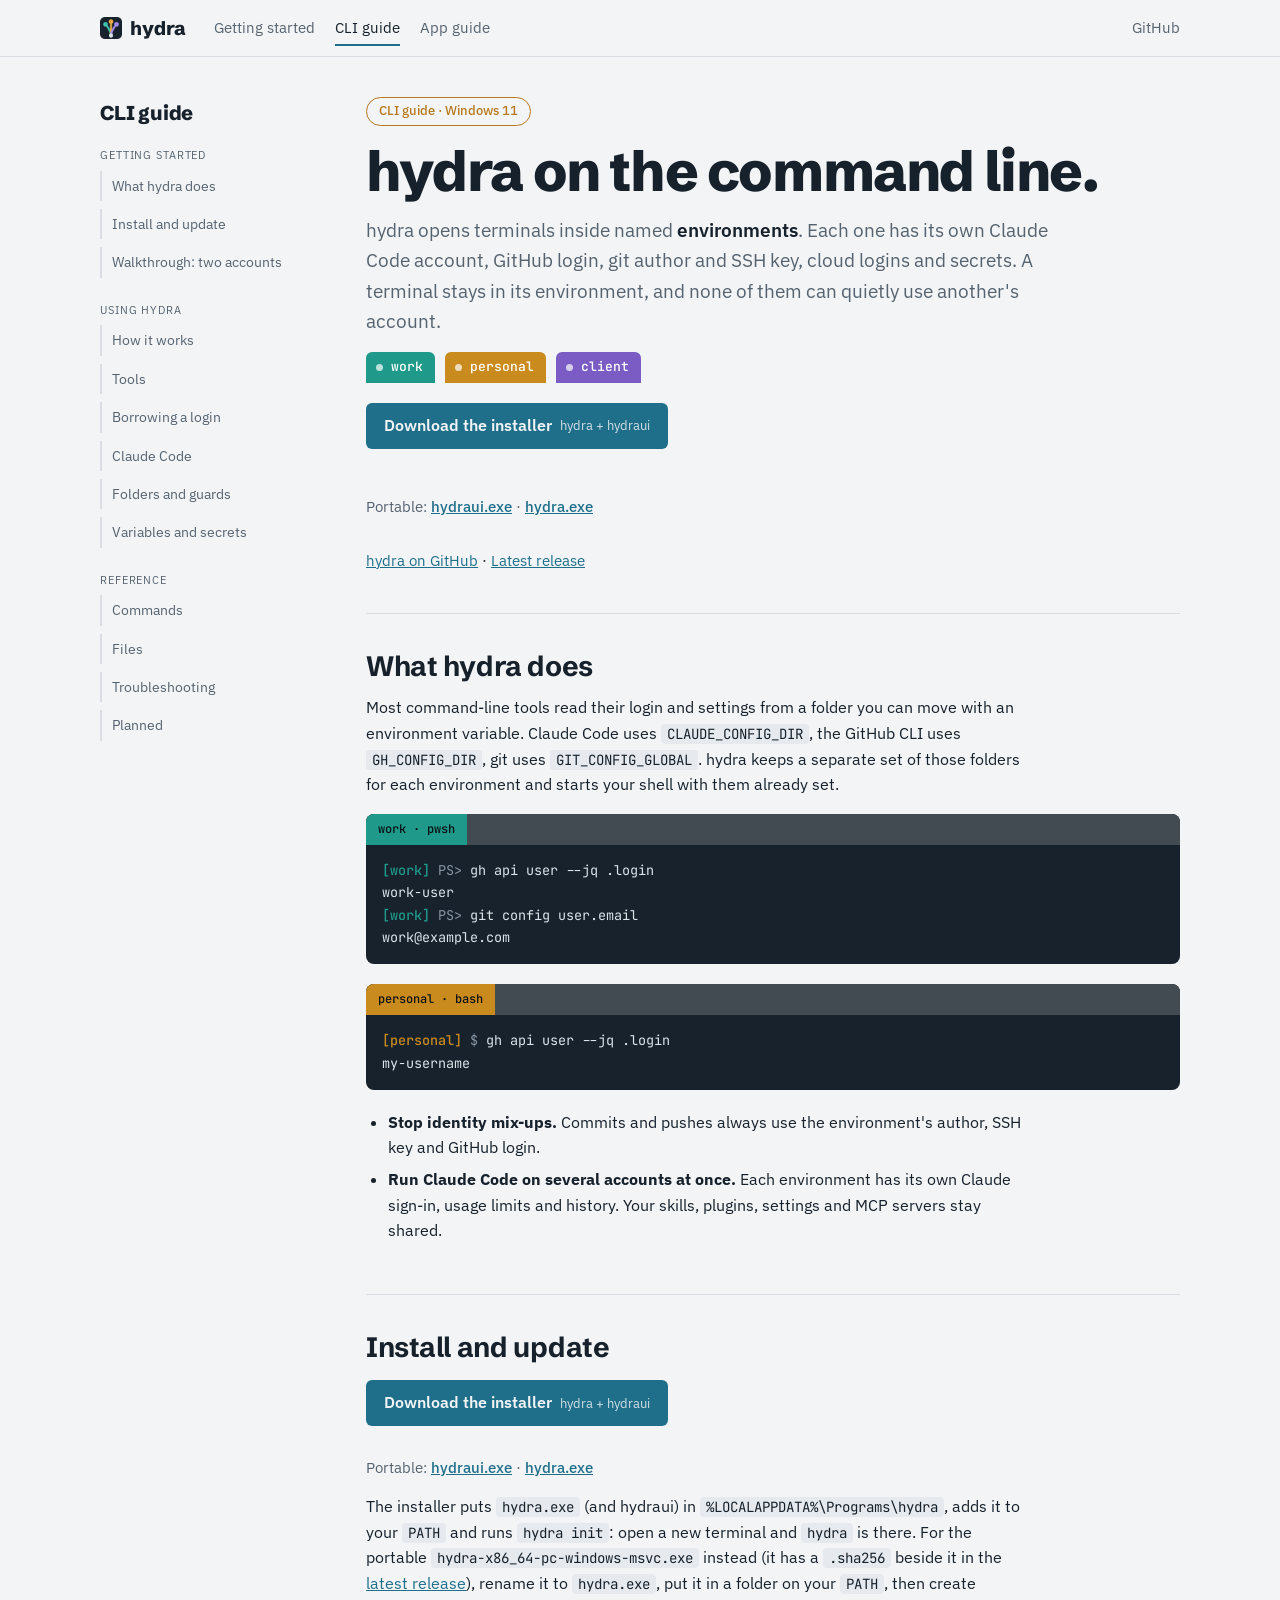
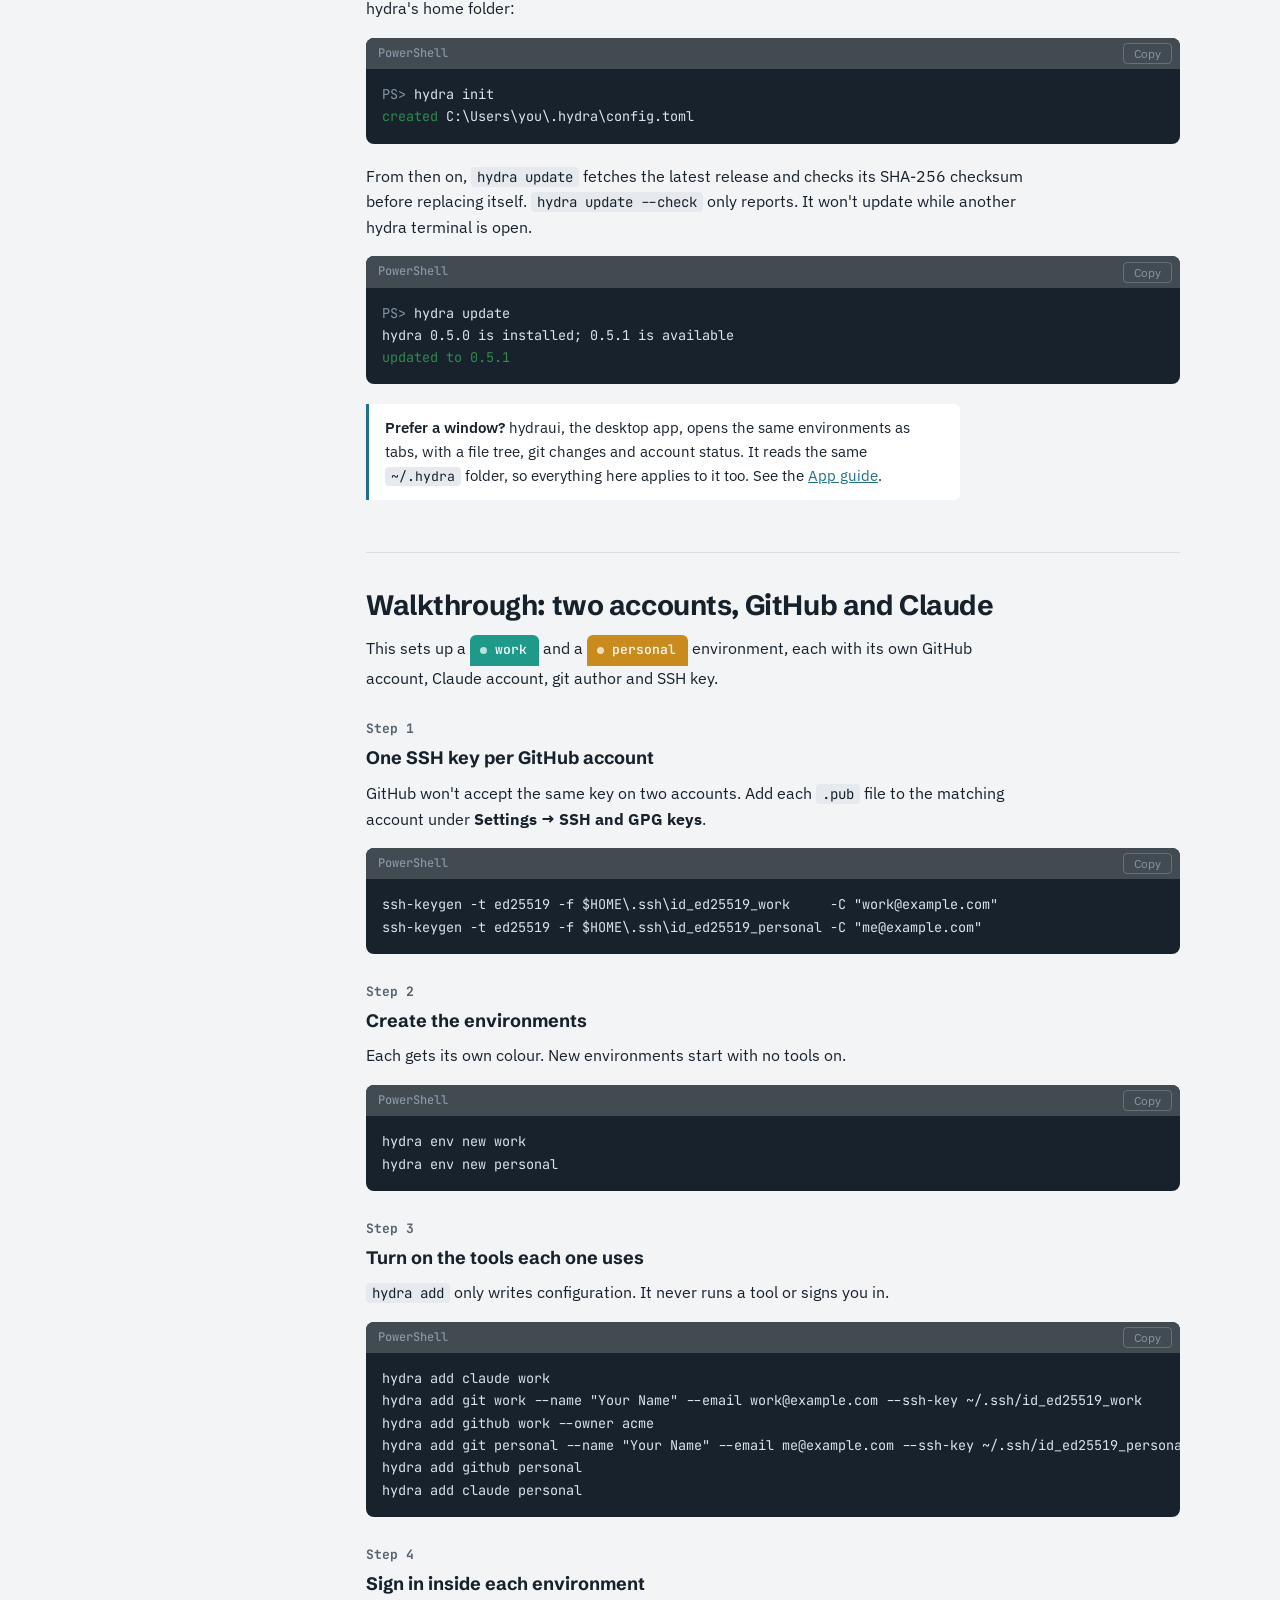
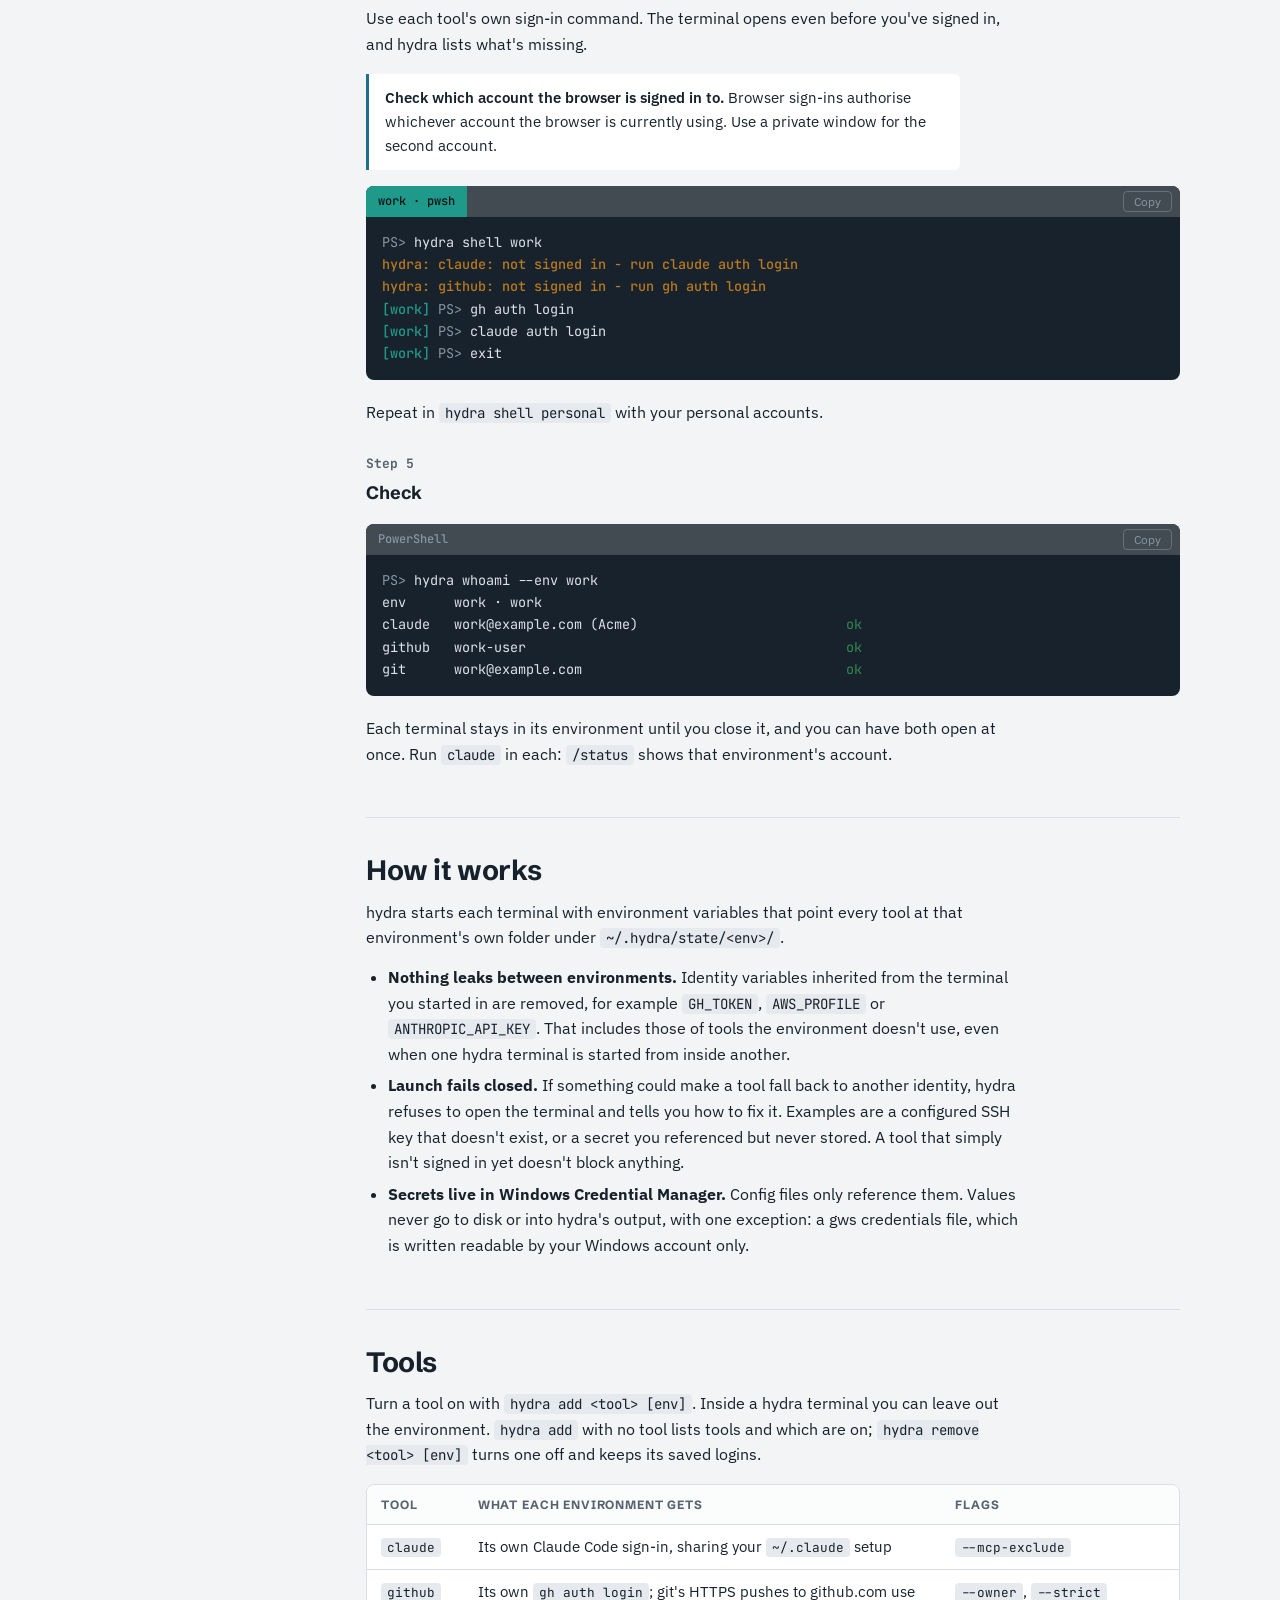
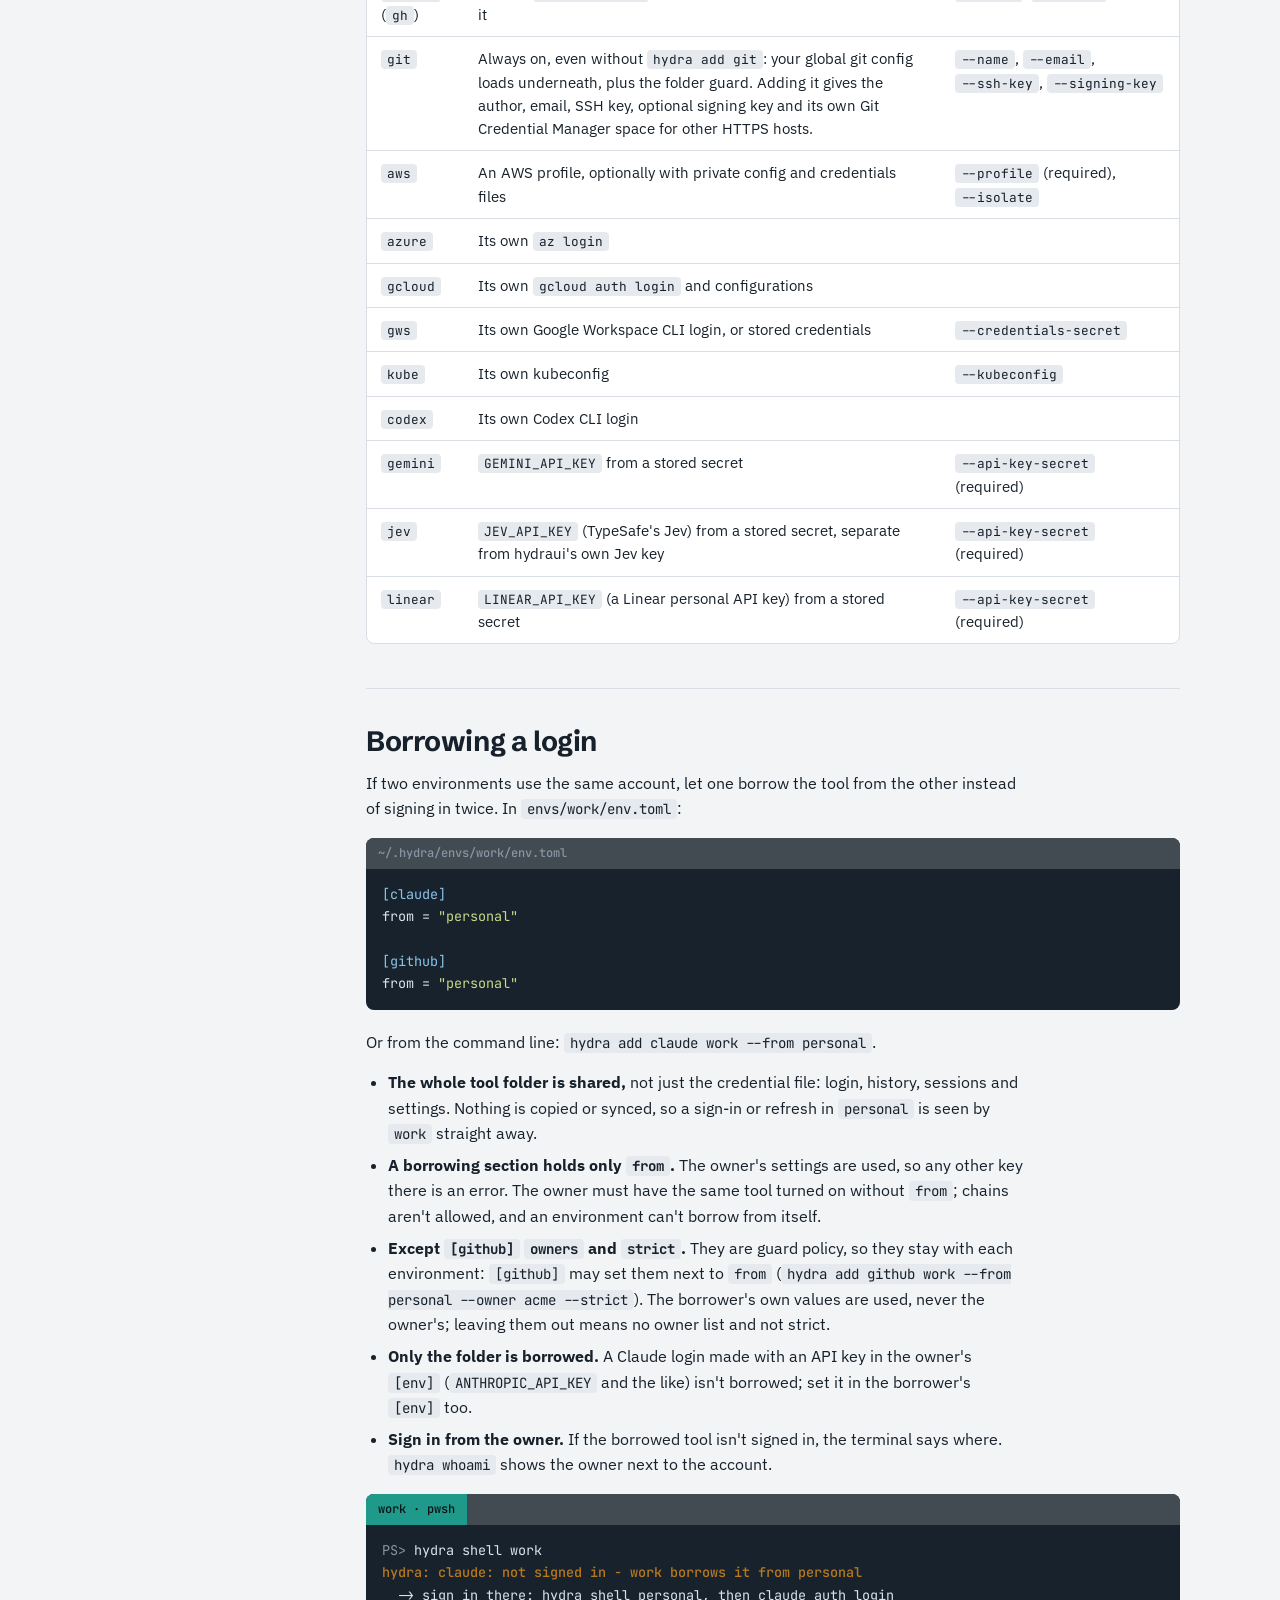
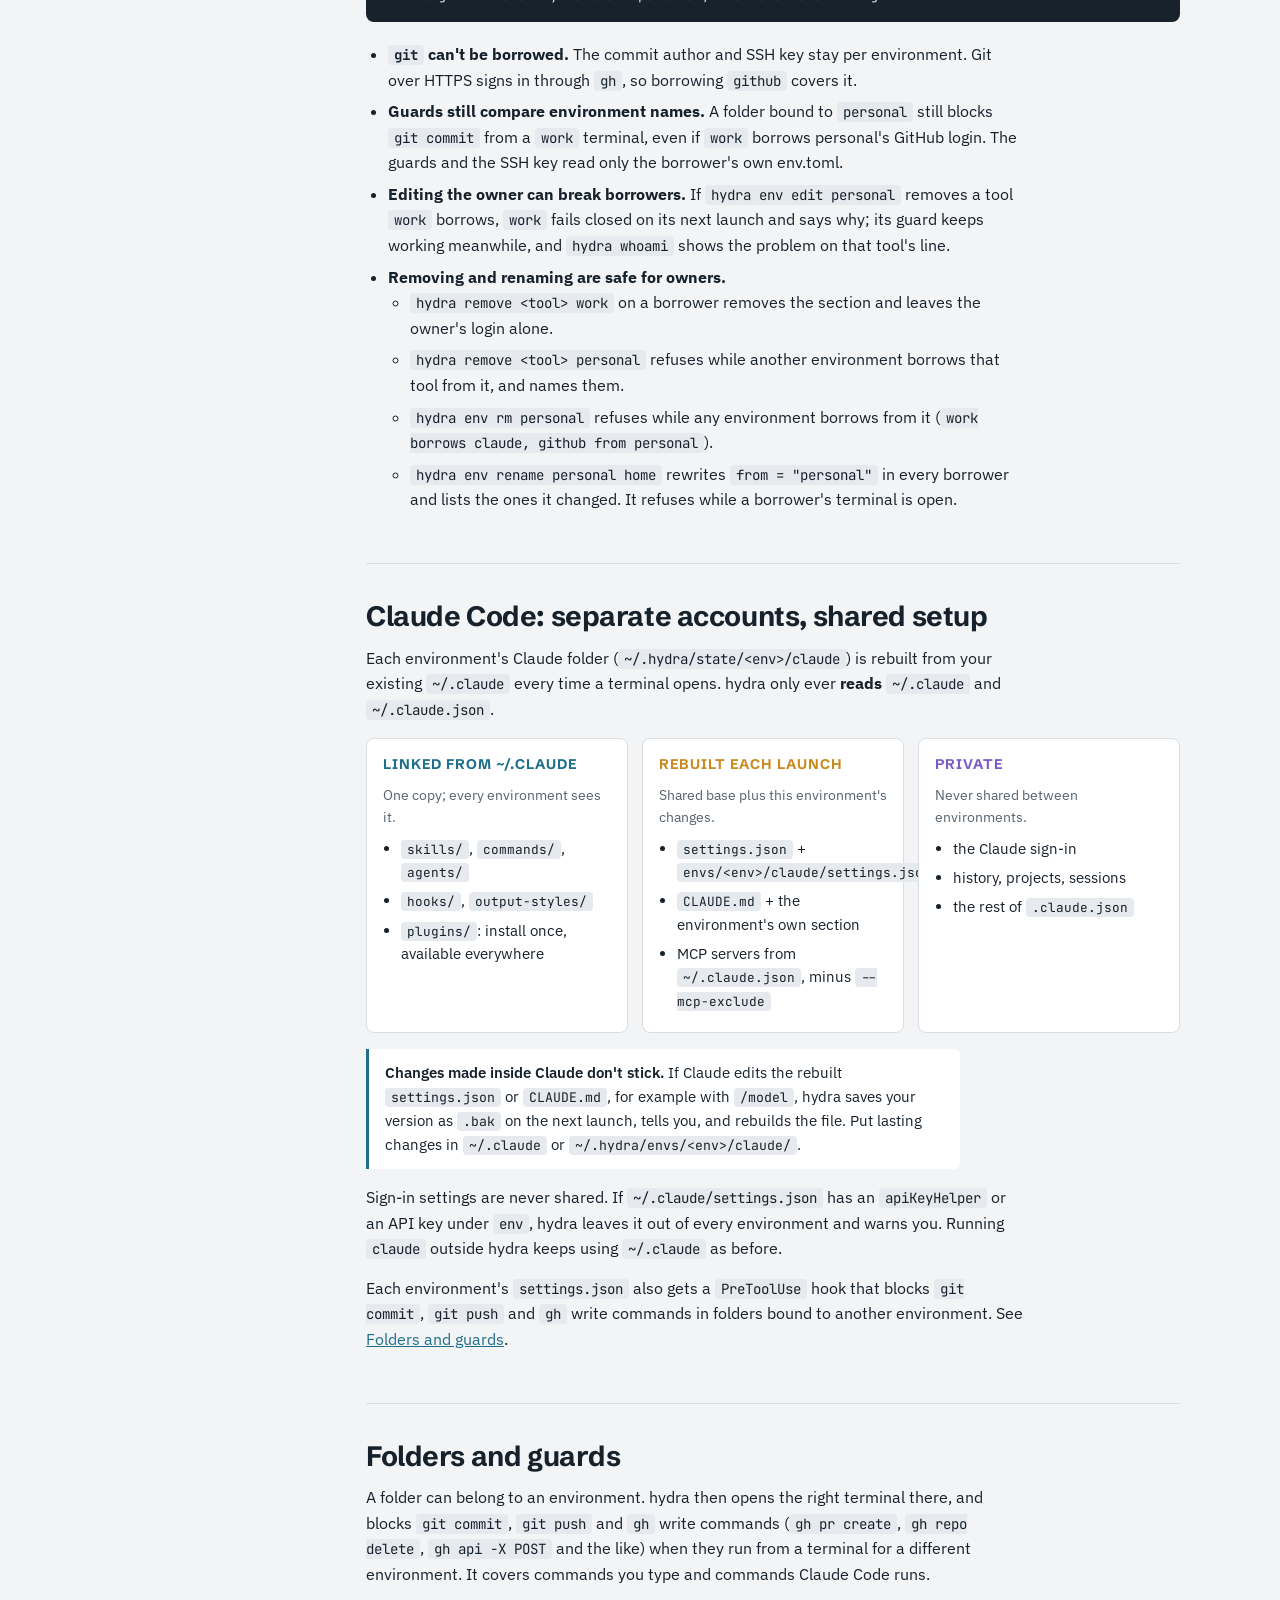
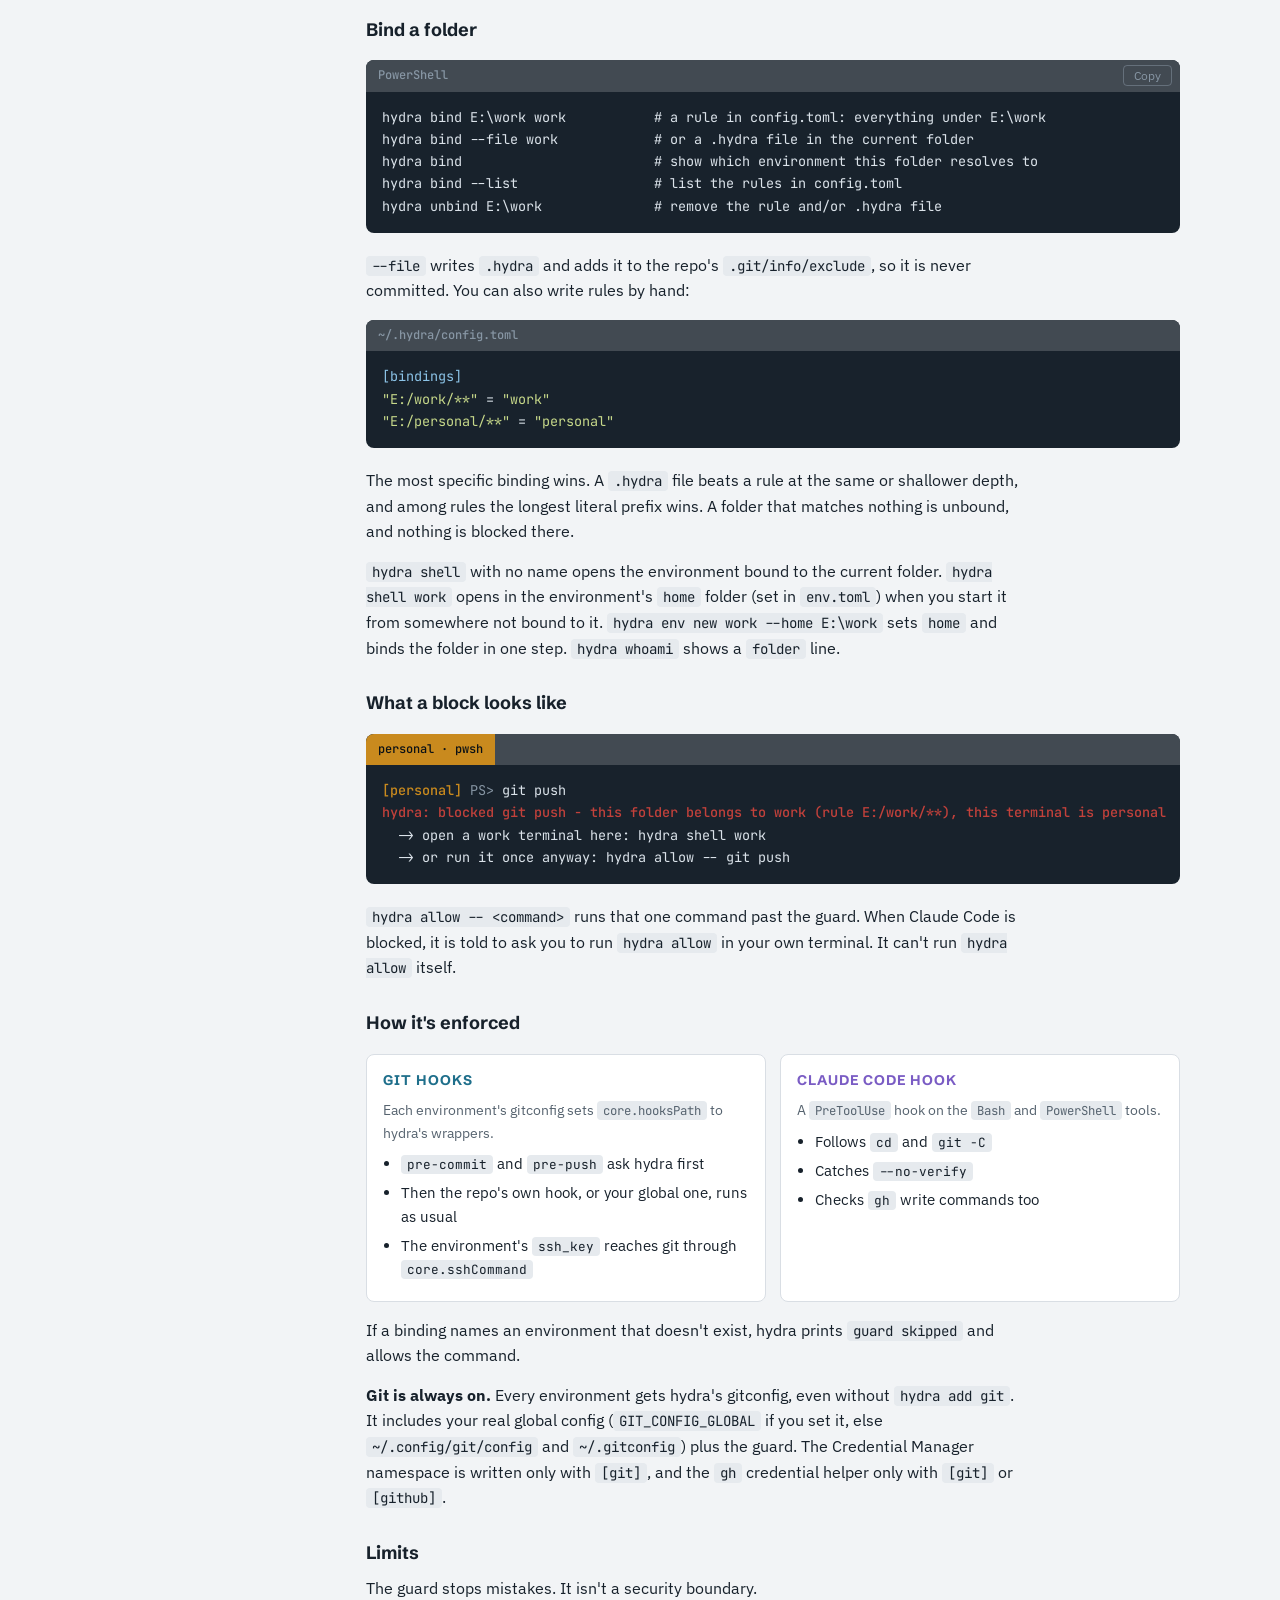
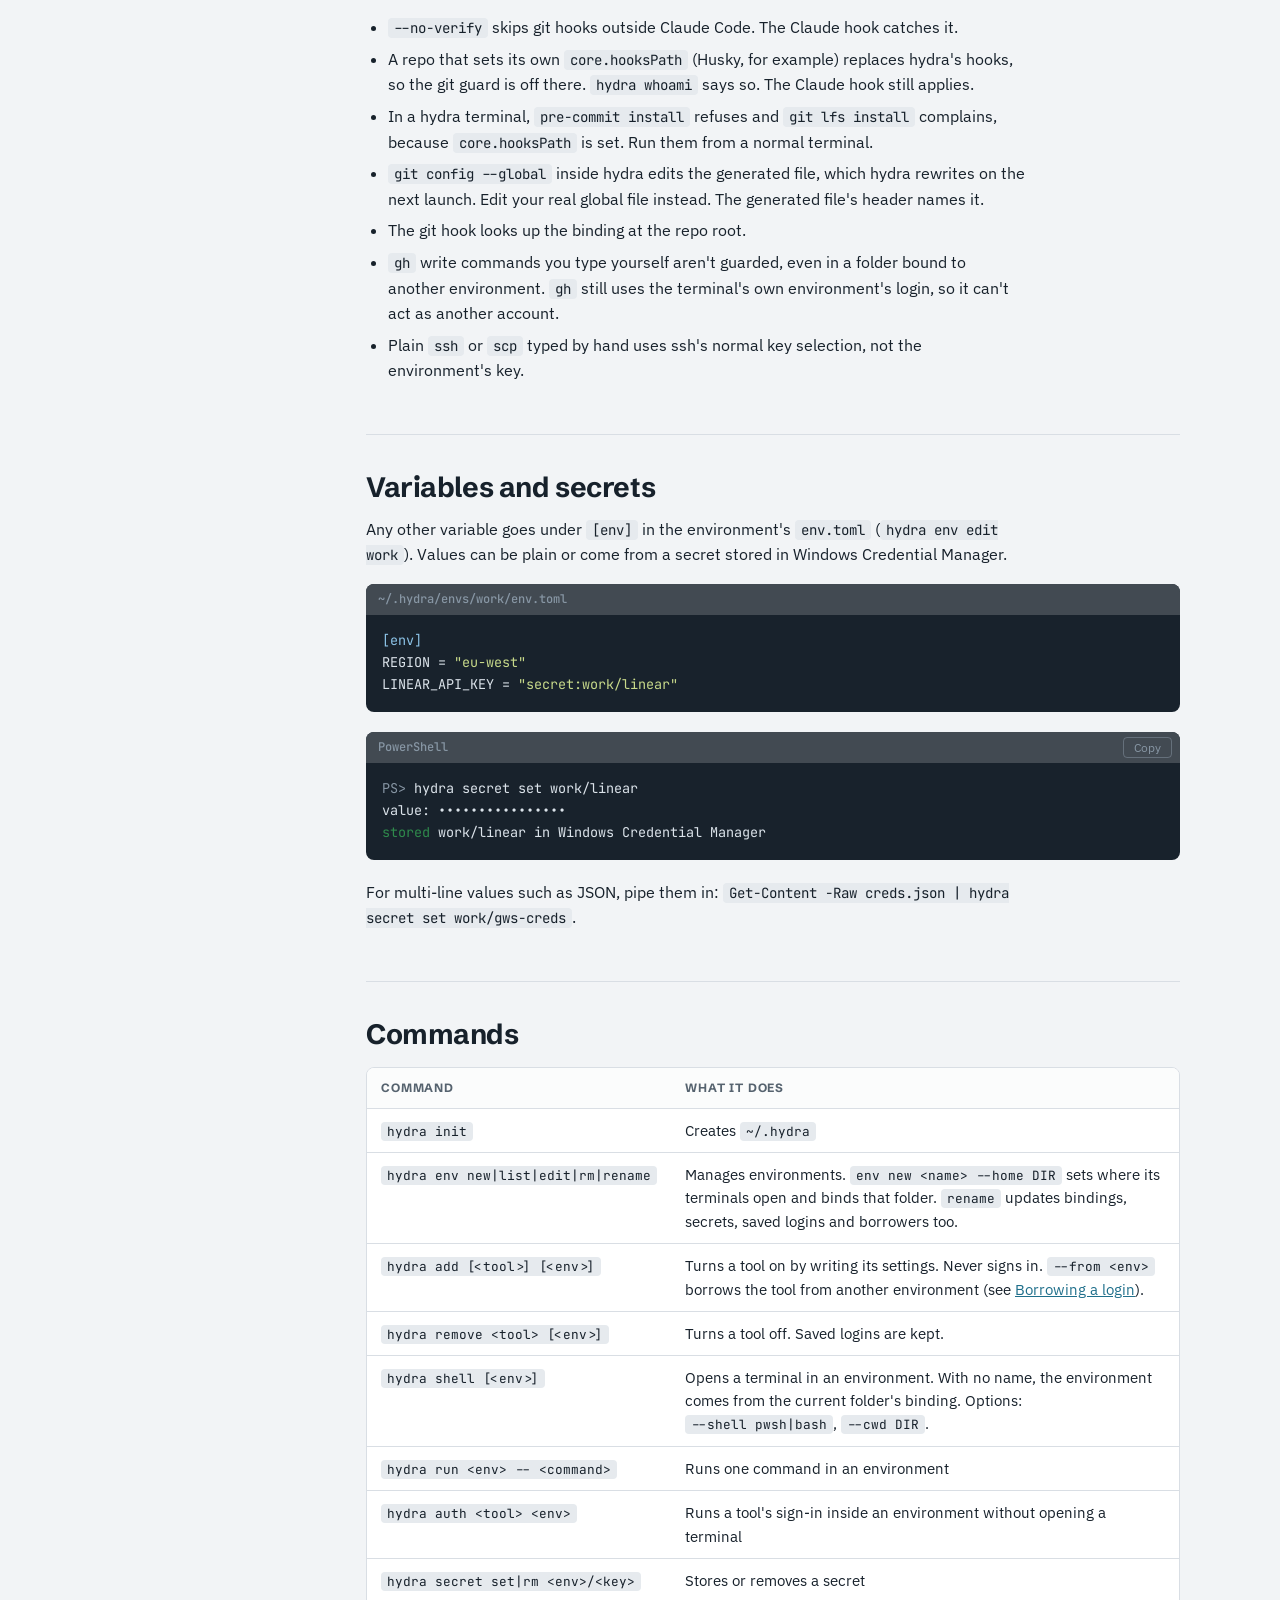
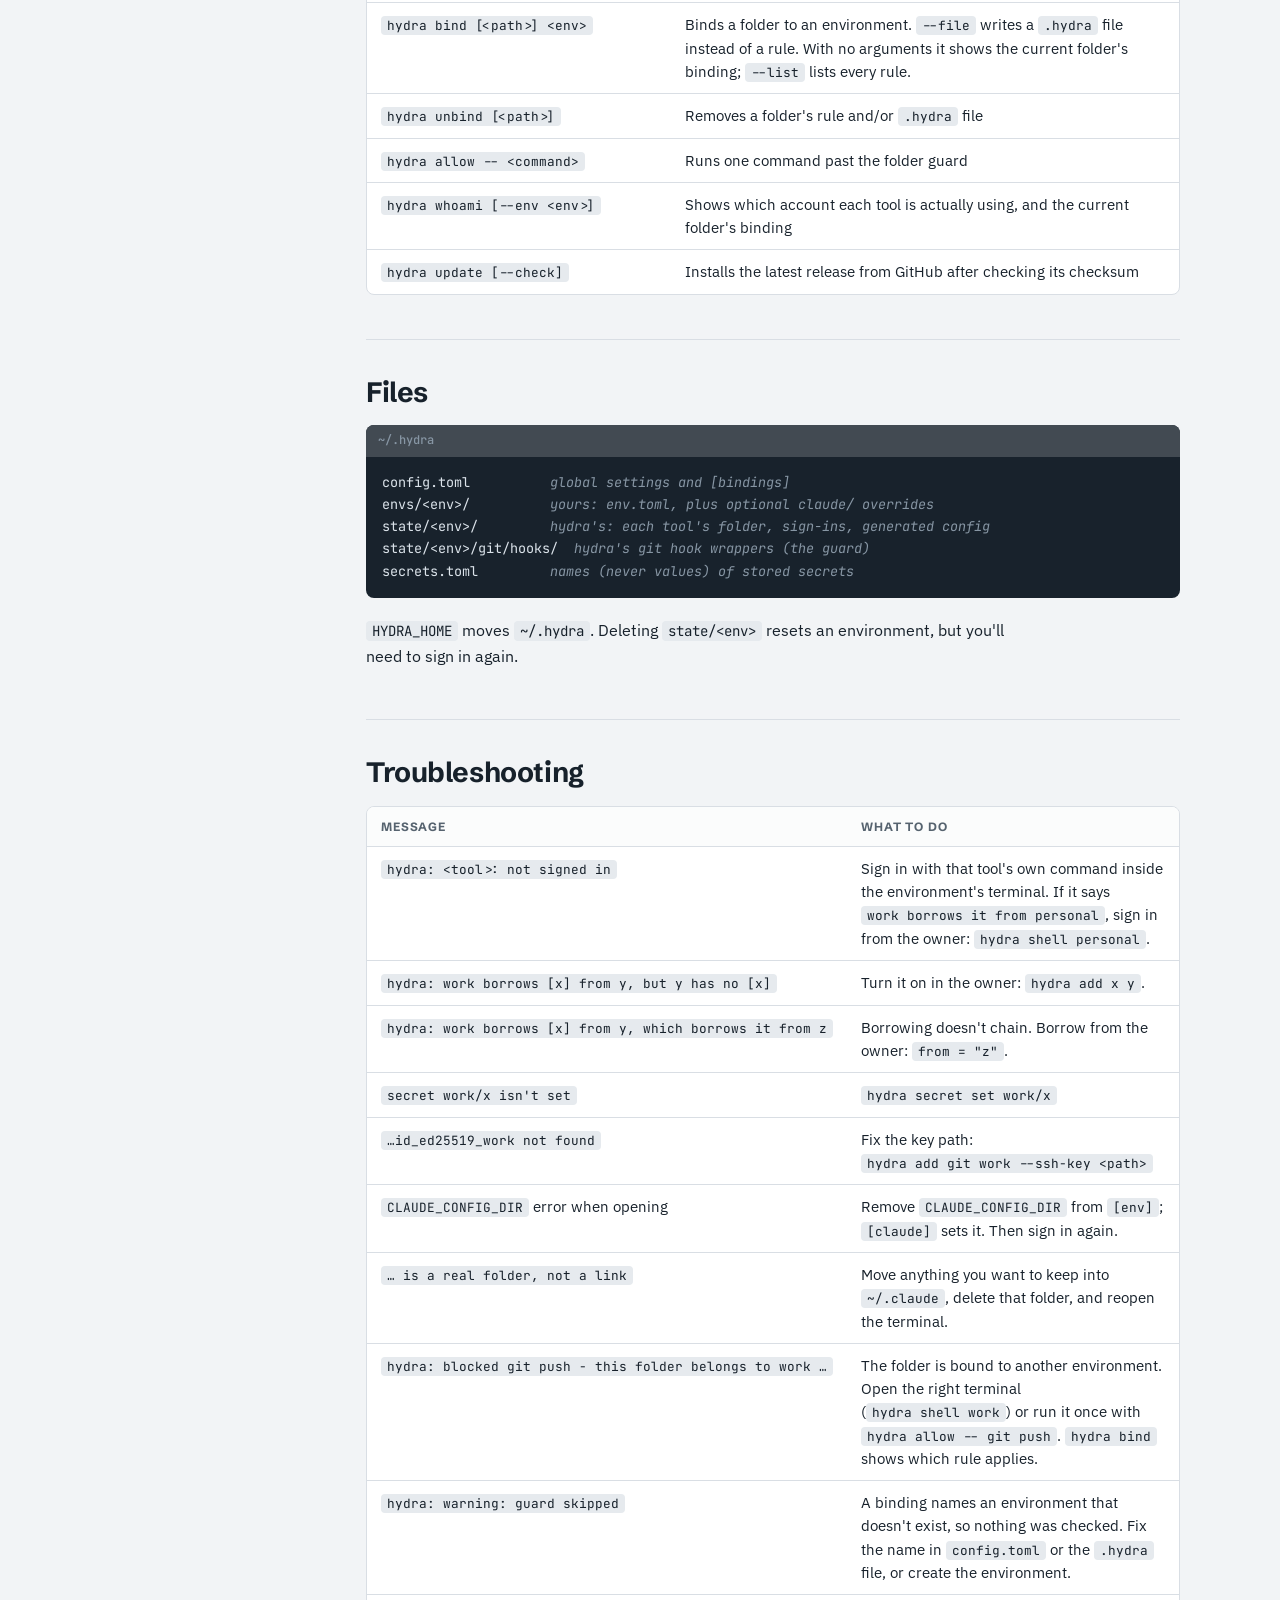
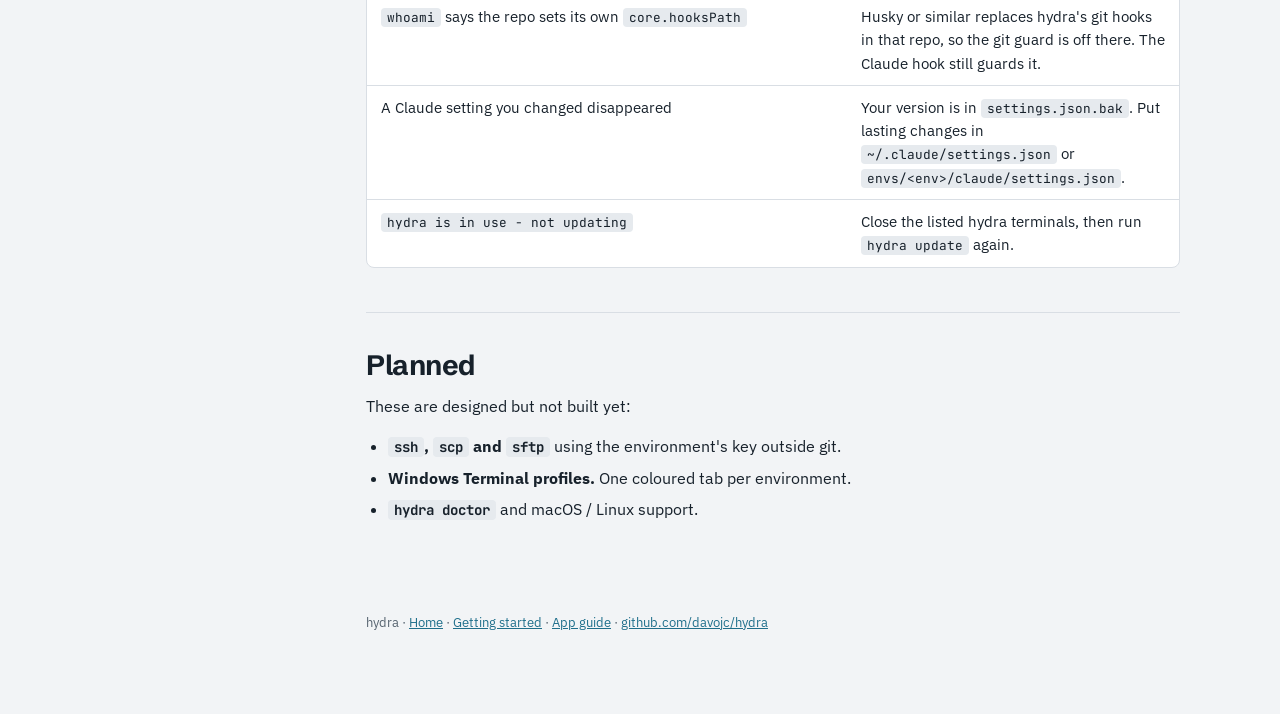
<file: site/cli.html>
<!doctype html>
<html lang="en">
<head>
<meta charset="utf-8">
<meta name="viewport" content="width=device-width, initial-scale=1">
<title>hydra CLI guide</title>
<link rel="icon" type="image/png" href="favicon.png">
<meta name="description" content="The hydra command line: environments with their own Claude Code, GitHub, git, cloud and AI CLI accounts, bound folders, guards, secrets and commands.">
<link rel="preconnect" href="https://fonts.googleapis.com">
<link rel="preconnect" href="https://fonts.gstatic.com" crossorigin>
<link rel="stylesheet" href="https://fonts.googleapis.com/css2?family=Schibsted+Grotesk:wght@500;700;800&family=IBM+Plex+Sans:ital,wght@0,400;0,500;0,600;1,400&family=JetBrains+Mono:wght@400;500&display=swap">
<link rel="stylesheet" href="style.css">
</head>
<body>
<header class="site-nav">
  <div class="in">
    <a class="home" href="index.html"><img src="favicon.png" alt="">hydra</a>
    <a class="page" href="start.html">Getting started</a>
    <a class="page" href="cli.html" aria-current="page">CLI guide</a>
    <a class="page" href="app.html">App guide</a>
    <a class="page gh" href="https://github.com/davojc/hydra">GitHub</a>
  </div>
</header>
<div class="wrap">
  <nav class="toc" aria-label="Contents">
    <div class="brand">CLI guide</div>
    <div class="grp">Getting started</div>
    <ol>
      <li><a href="#what">What hydra does</a></li>
      <li><a href="#install">Install and update</a></li>
      <li><a href="#walkthrough">Walkthrough: two accounts</a></li>
    </ol>
    <div class="grp">Using hydra</div>
    <ol>
      <li><a href="#how">How it works</a></li>
      <li><a href="#tools">Tools</a></li>
      <li><a href="#borrow">Borrowing a login</a></li>
      <li><a href="#claude">Claude Code</a></li>
      <li><a href="#guards">Folders and guards</a></li>
      <li><a href="#secrets">Variables and secrets</a></li>
    </ol>
    <div class="grp">Reference</div>
    <ol>
      <li><a href="#commands">Commands</a></li>
      <li><a href="#files">Files</a></li>
      <li><a href="#trouble">Troubleshooting</a></li>
      <li><a href="#planned">Planned</a></li>
    </ol>
  </nav>

  <main>
    <header class="hero">
      <span class="status">CLI guide · Windows 11</span>
      <h1>hydra on the command line.</h1>
      <p class="lede">hydra opens terminals inside named <strong>environments</strong>. Each one has its own Claude Code account, GitHub login, git author and SSH key, cloud logins and secrets. A terminal stays in its environment, and none of them can quietly use another's account.</p>
      <div class="envs" aria-label="Example environments">
        <span class="chip work">work</span>
        <span class="chip personal">personal</span>
        <span class="chip client">client</span>
      </div>
      <p><a class="download" href="https://github.com/davojc/hydra/releases/latest/download/hydra-setup.exe" download>Download the installer <span class="dl-version"></span><small>hydra + hydraui</small></a></p>
      <p class="portable">Portable: <a href="https://github.com/davojc/hydra/releases/latest/download/hydraui-x86_64-pc-windows-msvc.exe" download>hydraui.exe</a> · <a href="https://github.com/davojc/hydra/releases/latest/download/hydra-x86_64-pc-windows-msvc.exe" download>hydra.exe</a></p>
      <p class="links"><a href="https://github.com/davojc/hydra">hydra on GitHub</a> · <a href="https://github.com/davojc/hydra/releases/latest">Latest release</a></p>
    </header>

    <section id="what">
      <h2>What hydra does</h2>
      <p>Most command-line tools read their login and settings from a folder you can move with an environment variable. Claude Code uses <code>CLAUDE_CONFIG_DIR</code>, the GitHub CLI uses <code>GH_CONFIG_DIR</code>, git uses <code>GIT_CONFIG_GLOBAL</code>. hydra keeps a separate set of those folders for each environment and starts your shell with them already set.</p>
      <div class="term">
        <div class="term-bar"><span class="tab work">work · pwsh</span></div>
<pre><span class="pw">[work]</span> <span class="p">PS&gt;</span> gh api user --jq .login
work-user
<span class="pw">[work]</span> <span class="p">PS&gt;</span> git config user.email
work@example.com</pre>
      </div>
      <div class="term">
        <div class="term-bar"><span class="tab personal">personal · bash</span></div>
<pre><span class="pp">[personal]</span> <span class="p">$</span> gh api user --jq .login
my-username</pre>
      </div>
      <ul>
        <li><strong>Stop identity mix-ups.</strong> Commits and pushes always use the environment's author, SSH key and GitHub login.</li>
        <li><strong>Run Claude Code on several accounts at once.</strong> Each environment has its own Claude sign-in, usage limits and history. Your skills, plugins, settings and MCP servers stay shared.</li>
      </ul>
    </section>

    <section id="install">
      <h2>Install and update</h2>
      <p><a class="download" href="https://github.com/davojc/hydra/releases/latest/download/hydra-setup.exe" download>Download the installer <span class="dl-version"></span><small>hydra + hydraui</small></a></p>
      <p class="portable">Portable: <a href="https://github.com/davojc/hydra/releases/latest/download/hydraui-x86_64-pc-windows-msvc.exe" download>hydraui.exe</a> · <a href="https://github.com/davojc/hydra/releases/latest/download/hydra-x86_64-pc-windows-msvc.exe" download>hydra.exe</a></p>
      <p>The installer puts <code>hydra.exe</code> (and hydraui) in <code>%LOCALAPPDATA%\Programs\hydra</code>, adds it to your <code>PATH</code> and runs <code>hydra init</code>: open a new terminal and <code>hydra</code> is there. For the portable <code>hydra-x86_64-pc-windows-msvc.exe</code> instead (it has a <code>.sha256</code> beside it in the <a href="https://github.com/davojc/hydra/releases/latest">latest release</a>), rename it to <code>hydra.exe</code>, put it in a folder on your <code>PATH</code>, then create hydra's home folder:</p>
      <div class="term">
        <div class="term-bar"><span class="tab plain">PowerShell</span><button class="copy" type="button" data-copy="hydra init">Copy</button></div>
<pre><span class="p">PS&gt;</span> hydra init
<span class="ok">created</span> C:\Users\you\.hydra\config.toml</pre>
      </div>
      <p>From then on, <code>hydra update</code> fetches the latest release and checks its SHA-256 checksum before replacing itself. <code>hydra update --check</code> only reports. It won't update while another hydra terminal is open.</p>
      <div class="term">
        <div class="term-bar"><span class="tab plain">PowerShell</span><button class="copy" type="button" data-copy="hydra update">Copy</button></div>
<pre><span class="p">PS&gt;</span> hydra update
hydra 0.5.0 is installed; 0.5.1 is available
<span class="ok">updated to 0.5.1</span></pre>
      </div>
      <p class="note"><strong>Prefer a window?</strong> hydraui, the desktop app, opens the same environments as tabs, with a file tree, git changes and account status. It reads the same <code>~/.hydra</code> folder, so everything here applies to it too. See the <a href="app.html">App guide</a>.</p>
    </section>

    <section id="walkthrough">
      <h2>Walkthrough: two accounts, GitHub and Claude</h2>
      <p>This sets up a <span class="chip work">work</span> and a <span class="chip personal">personal</span> environment, each with its own GitHub account, Claude account, git author and SSH key.</p>

      <h3><span class="step-no">Step 1</span>One SSH key per GitHub account</h3>
      <p>GitHub won't accept the same key on two accounts. Add each <code>.pub</code> file to the matching account under <strong>Settings → SSH and GPG keys</strong>.</p>
      <div class="term">
        <div class="term-bar"><span class="tab plain">PowerShell</span><button class="copy" type="button" data-copy-from="w1">Copy</button></div>
<pre id="w1">ssh-keygen -t ed25519 -f $HOME\.ssh\id_ed25519_work     -C "work@example.com"
ssh-keygen -t ed25519 -f $HOME\.ssh\id_ed25519_personal -C "me@example.com"</pre>
      </div>

      <h3><span class="step-no">Step 2</span>Create the environments</h3>
      <p>Each gets its own colour. New environments start with no tools on.</p>
      <div class="term">
        <div class="term-bar"><span class="tab plain">PowerShell</span><button class="copy" type="button" data-copy-from="w2">Copy</button></div>
<pre id="w2">hydra env new work
hydra env new personal</pre>
      </div>

      <h3><span class="step-no">Step 3</span>Turn on the tools each one uses</h3>
      <p><code>hydra add</code> only writes configuration. It never runs a tool or signs you in.</p>
      <div class="term">
        <div class="term-bar"><span class="tab plain">PowerShell</span><button class="copy" type="button" data-copy-from="w3">Copy</button></div>
<pre id="w3">hydra add claude work
hydra add git work --name "Your Name" --email work@example.com --ssh-key ~/.ssh/id_ed25519_work
hydra add github work --owner acme
hydra add git personal --name "Your Name" --email me@example.com --ssh-key ~/.ssh/id_ed25519_personal
hydra add github personal
hydra add claude personal</pre>
      </div>

      <h3><span class="step-no">Step 4</span>Sign in inside each environment</h3>
      <p>Use each tool's own sign-in command. The terminal opens even before you've signed in, and hydra lists what's missing.</p>
      <div class="note"><strong>Check which account the browser is signed in to.</strong> Browser sign-ins authorise whichever account the browser is currently using. Use a private window for the second account.</div>
      <div class="term">
        <div class="term-bar"><span class="tab work">work · pwsh</span><button class="copy" type="button" data-copy="hydra shell work">Copy</button></div>
<pre><span class="p">PS&gt;</span> hydra shell work
<span class="warn">hydra: claude: not signed in - run claude auth login</span>
<span class="warn">hydra: github: not signed in - run gh auth login</span>
<span class="pw">[work]</span> <span class="p">PS&gt;</span> gh auth login
<span class="pw">[work]</span> <span class="p">PS&gt;</span> claude auth login
<span class="pw">[work]</span> <span class="p">PS&gt;</span> exit</pre>
      </div>
      <p>Repeat in <code>hydra shell personal</code> with your personal accounts.</p>

      <h3><span class="step-no">Step 5</span>Check</h3>
      <div class="term">
        <div class="term-bar"><span class="tab plain">PowerShell</span><button class="copy" type="button" data-copy="hydra whoami --env work">Copy</button></div>
<pre><span class="p">PS&gt;</span> hydra whoami --env work
env      work · work
claude   work@example.com (Acme)                          <span class="ok">ok</span>
github   work-user                                        <span class="ok">ok</span>
git      work@example.com                                 <span class="ok">ok</span></pre>
      </div>
      <p>Each terminal stays in its environment until you close it, and you can have both open at once. Run <code>claude</code> in each: <code>/status</code> shows that environment's account.</p>
    </section>

    <section id="how">
      <h2>How it works</h2>
      <p>hydra starts each terminal with environment variables that point every tool at that environment's own folder under <code>~/.hydra/state/&lt;env&gt;/</code>.</p>
      <ul>
        <li><strong>Nothing leaks between environments.</strong> Identity variables inherited from the terminal you started in are removed, for example <code>GH_TOKEN</code>, <code>AWS_PROFILE</code> or <code>ANTHROPIC_API_KEY</code>. That includes those of tools the environment doesn't use, even when one hydra terminal is started from inside another.</li>
        <li><strong>Launch fails closed.</strong> If something could make a tool fall back to another identity, hydra refuses to open the terminal and tells you how to fix it. Examples are a configured SSH key that doesn't exist, or a secret you referenced but never stored. A tool that simply isn't signed in yet doesn't block anything.</li>
        <li><strong>Secrets live in Windows Credential Manager.</strong> Config files only reference them. Values never go to disk or into hydra's output, with one exception: a gws credentials file, which is written readable by your Windows account only.</li>
      </ul>
    </section>

    <section id="tools">
      <h2>Tools</h2>
      <p>Turn a tool on with <code>hydra add &lt;tool&gt; [env]</code>. Inside a hydra terminal you can leave out the environment. <code>hydra add</code> with no tool lists tools and which are on; <code>hydra remove &lt;tool&gt; [env]</code> turns one off and keeps its saved logins.</p>
      <div class="tbl">
        <table>
          <thead><tr><th>Tool</th><th>What each environment gets</th><th>Flags</th></tr></thead>
          <tbody>
            <tr><td><code>claude</code></td><td>Its own Claude Code sign-in, sharing your <code>~/.claude</code> setup</td><td><code>--mcp-exclude</code></td></tr>
            <tr><td><code>github</code> (<code>gh</code>)</td><td>Its own <code>gh auth login</code>; git's HTTPS pushes to github.com use it</td><td><code>--owner</code>, <code>--strict</code></td></tr>
            <tr><td><code>git</code></td><td>Always on, even without <code>hydra add git</code>: your global git config loads underneath, plus the folder guard. Adding it gives the author, email, SSH key, optional signing key and its own Git Credential Manager space for other HTTPS hosts.</td><td><code>--name</code>, <code>--email</code>, <code>--ssh-key</code>, <code>--signing-key</code></td></tr>
            <tr><td><code>aws</code></td><td>An AWS profile, optionally with private config and credentials files</td><td><code>--profile</code> (required), <code>--isolate</code></td></tr>
            <tr><td><code>azure</code></td><td>Its own <code>az login</code></td><td></td></tr>
            <tr><td><code>gcloud</code></td><td>Its own <code>gcloud auth login</code> and configurations</td><td></td></tr>
            <tr><td><code>gws</code></td><td>Its own Google Workspace CLI login, or stored credentials</td><td><code>--credentials-secret</code></td></tr>
            <tr><td><code>kube</code></td><td>Its own kubeconfig</td><td><code>--kubeconfig</code></td></tr>
            <tr><td><code>codex</code></td><td>Its own Codex CLI login</td><td></td></tr>
            <tr><td><code>gemini</code></td><td><code>GEMINI_API_KEY</code> from a stored secret</td><td><code>--api-key-secret</code> (required)</td></tr>
            <tr><td><code>jev</code></td><td><code>JEV_API_KEY</code> (TypeSafe's Jev) from a stored secret, separate from hydraui's own Jev key</td><td><code>--api-key-secret</code> (required)</td></tr>
            <tr><td><code>linear</code></td><td><code>LINEAR_API_KEY</code> (a Linear personal API key) from a stored secret</td><td><code>--api-key-secret</code> (required)</td></tr>
          </tbody>
        </table>
      </div>
    </section>

    <section id="borrow">
      <h2>Borrowing a login</h2>
      <p>If two environments use the same account, let one borrow the tool from the other instead of signing in twice. In <code>envs/work/env.toml</code>:</p>
      <div class="term">
        <div class="term-bar"><span class="tab plain">~/.hydra/envs/work/env.toml</span></div>
<pre><span class="k">[claude]</span>
from = <span class="s">"personal"</span>

<span class="k">[github]</span>
from = <span class="s">"personal"</span></pre>
      </div>
      <p>Or from the command line: <code>hydra add claude work --from personal</code>.</p>
      <ul>
        <li><strong>The whole tool folder is shared,</strong> not just the credential file: login, history, sessions and settings. Nothing is copied or synced, so a sign-in or refresh in <code>personal</code> is seen by <code>work</code> straight away.</li>
        <li><strong>A borrowing section holds only <code>from</code>.</strong> The owner's settings are used, so any other key there is an error. The owner must have the same tool turned on without <code>from</code>; chains aren't allowed, and an environment can't borrow from itself.</li>
        <li><strong>Except <code>[github]</code> <code>owners</code> and <code>strict</code>.</strong> They are guard policy, so they stay with each environment: <code>[github]</code> may set them next to <code>from</code> (<code>hydra add github work --from personal --owner acme --strict</code>). The borrower's own values are used, never the owner's; leaving them out means no owner list and not strict.</li>
        <li><strong>Only the folder is borrowed.</strong> A Claude login made with an API key in the owner's <code>[env]</code> (<code>ANTHROPIC_API_KEY</code> and the like) isn't borrowed; set it in the borrower's <code>[env]</code> too.</li>
        <li><strong>Sign in from the owner.</strong> If the borrowed tool isn't signed in, the terminal says where. <code>hydra whoami</code> shows the owner next to the account.</li>
      </ul>
      <div class="term">
        <div class="term-bar"><span class="tab work">work · pwsh</span></div>
<pre><span class="p">PS&gt;</span> hydra shell work
<span class="warn">hydra: claude: not signed in - work borrows it from personal</span>
  -&gt; sign in there: hydra shell personal, then claude auth login</pre>
      </div>
      <ul>
        <li><strong><code>git</code> can't be borrowed.</strong> The commit author and SSH key stay per environment. Git over HTTPS signs in through <code>gh</code>, so borrowing <code>github</code> covers it.</li>
        <li><strong>Guards still compare environment names.</strong> A folder bound to <code>personal</code> still blocks <code>git commit</code> from a <code>work</code> terminal, even if <code>work</code> borrows personal's GitHub login. The guards and the SSH key read only the borrower's own env.toml.</li>
        <li><strong>Editing the owner can break borrowers.</strong> If <code>hydra env edit personal</code> removes a tool <code>work</code> borrows, <code>work</code> fails closed on its next launch and says why; its guard keeps working meanwhile, and <code>hydra whoami</code> shows the problem on that tool's line.</li>
        <li><strong>Removing and renaming are safe for owners.</strong>
          <ul>
            <li><code>hydra remove &lt;tool&gt; work</code> on a borrower removes the section and leaves the owner's login alone.</li>
            <li><code>hydra remove &lt;tool&gt; personal</code> refuses while another environment borrows that tool from it, and names them.</li>
            <li><code>hydra env rm personal</code> refuses while any environment borrows from it (<code>work borrows claude, github from personal</code>).</li>
            <li><code>hydra env rename personal home</code> rewrites <code>from = "personal"</code> in every borrower and lists the ones it changed. It refuses while a borrower's terminal is open.</li>
          </ul>
        </li>
      </ul>
    </section>

    <section id="claude">
      <h2>Claude Code: separate accounts, shared setup</h2>
      <p>Each environment's Claude folder (<code>~/.hydra/state/&lt;env&gt;/claude</code>) is rebuilt from your existing <code>~/.claude</code> every time a terminal opens. hydra only ever <strong>reads</strong> <code>~/.claude</code> and <code>~/.claude.json</code>.</p>
      <div class="cols">
        <div class="col">
          <h4 class="l">Linked from ~/.claude</h4>
          <p>One copy; every environment sees it.</p>
          <ul><li><code>skills/</code>, <code>commands/</code>, <code>agents/</code></li><li><code>hooks/</code>, <code>output-styles/</code></li><li><code>plugins/</code>: install once, available everywhere</li></ul>
        </div>
        <div class="col">
          <h4 class="m">Rebuilt each launch</h4>
          <p>Shared base plus this environment's changes.</p>
          <ul><li><code>settings.json</code> + <code>envs/&lt;env&gt;/claude/settings.json</code></li><li><code>CLAUDE.md</code> + the environment's own section</li><li>MCP servers from <code>~/.claude.json</code>, minus <code>--mcp-exclude</code></li></ul>
        </div>
        <div class="col">
          <h4 class="v">Private</h4>
          <p>Never shared between environments.</p>
          <ul><li>the Claude sign-in</li><li>history, projects, sessions</li><li>the rest of <code>.claude.json</code></li></ul>
        </div>
      </div>
      <div class="note"><strong>Changes made inside Claude don't stick.</strong> If Claude edits the rebuilt <code>settings.json</code> or <code>CLAUDE.md</code>, for example with <code>/model</code>, hydra saves your version as <code>.bak</code> on the next launch, tells you, and rebuilds the file. Put lasting changes in <code>~/.claude</code> or <code>~/.hydra/envs/&lt;env&gt;/claude/</code>.</div>
      <p>Sign-in settings are never shared. If <code>~/.claude/settings.json</code> has an <code>apiKeyHelper</code> or an API key under <code>env</code>, hydra leaves it out of every environment and warns you. Running <code>claude</code> outside hydra keeps using <code>~/.claude</code> as before.</p>
      <p>Each environment's <code>settings.json</code> also gets a <code>PreToolUse</code> hook that blocks <code>git commit</code>, <code>git push</code> and <code>gh</code> write commands in folders bound to another environment. See <a href="#guards">Folders and guards</a>.</p>
    </section>

    <section id="guards">
      <h2>Folders and guards</h2>
      <p>A folder can belong to an environment. hydra then opens the right terminal there, and blocks <code>git commit</code>, <code>git push</code> and <code>gh</code> write commands (<code>gh pr create</code>, <code>gh repo delete</code>, <code>gh api -X POST</code> and the like) when they run from a terminal for a different environment. It covers commands you type and commands Claude Code runs.</p>

      <h3>Bind a folder</h3>
      <div class="term">
        <div class="term-bar"><span class="tab plain">PowerShell</span><button class="copy" type="button" data-copy-from="g1">Copy</button></div>
<pre id="g1">hydra bind E:\work work           # a rule in config.toml: everything under E:\work
hydra bind --file work            # or a .hydra file in the current folder
hydra bind                        # show which environment this folder resolves to
hydra bind --list                 # list the rules in config.toml
hydra unbind E:\work              # remove the rule and/or .hydra file</pre>
      </div>
      <p><code>--file</code> writes <code>.hydra</code> and adds it to the repo's <code>.git/info/exclude</code>, so it is never committed. You can also write rules by hand:</p>
      <div class="term">
        <div class="term-bar"><span class="tab plain">~/.hydra/config.toml</span></div>
<pre><span class="k">[bindings]</span>
<span class="s">"E:/work/**"</span> = <span class="s">"work"</span>
<span class="s">"E:/personal/**"</span> = <span class="s">"personal"</span></pre>
      </div>
      <p>The most specific binding wins. A <code>.hydra</code> file beats a rule at the same or shallower depth, and among rules the longest literal prefix wins. A folder that matches nothing is unbound, and nothing is blocked there.</p>
      <p><code>hydra shell</code> with no name opens the environment bound to the current folder. <code>hydra shell work</code> opens in the environment's <code>home</code> folder (set in <code>env.toml</code>) when you start it from somewhere not bound to it. <code>hydra env new work --home E:\work</code> sets <code>home</code> and binds the folder in one step. <code>hydra whoami</code> shows a <code>folder</code> line.</p>

      <h3>What a block looks like</h3>
      <div class="term">
        <div class="term-bar"><span class="tab personal">personal · pwsh</span></div>
<pre><span class="pp">[personal]</span> <span class="p">PS&gt;</span> git push
<span class="bad">hydra: blocked git push - this folder belongs to work (rule E:/work/**), this terminal is personal</span>
  -&gt; open a work terminal here: hydra shell work
  -&gt; or run it once anyway: hydra allow -- git push</pre>
      </div>
      <p><code>hydra allow -- &lt;command&gt;</code> runs that one command past the guard. When Claude Code is blocked, it is told to ask you to run <code>hydra allow</code> in your own terminal. It can't run <code>hydra allow</code> itself.</p>

      <h3>How it's enforced</h3>
      <div class="cols">
        <div class="col">
          <h4 class="l">git hooks</h4>
          <p>Each environment's gitconfig sets <code>core.hooksPath</code> to hydra's wrappers.</p>
          <ul><li><code>pre-commit</code> and <code>pre-push</code> ask hydra first</li><li>Then the repo's own hook, or your global one, runs as usual</li><li>The environment's <code>ssh_key</code> reaches git through <code>core.sshCommand</code></li></ul>
        </div>
        <div class="col">
          <h4 class="v">Claude Code hook</h4>
          <p>A <code>PreToolUse</code> hook on the <code>Bash</code> and <code>PowerShell</code> tools.</p>
          <ul><li>Follows <code>cd</code> and <code>git -C</code></li><li>Catches <code>--no-verify</code></li><li>Checks <code>gh</code> write commands too</li></ul>
        </div>
      </div>
      <p>If a binding names an environment that doesn't exist, hydra prints <code>guard skipped</code> and allows the command.</p>
      <p><strong>Git is always on.</strong> Every environment gets hydra's gitconfig, even without <code>hydra add git</code>. It includes your real global config (<code>GIT_CONFIG_GLOBAL</code> if you set it, else <code>~/.config/git/config</code> and <code>~/.gitconfig</code>) plus the guard. The Credential Manager namespace is written only with <code>[git]</code>, and the <code>gh</code> credential helper only with <code>[git]</code> or <code>[github]</code>.</p>

      <h3>Limits</h3>
      <p>The guard stops mistakes. It isn't a security boundary.</p>
      <ul>
        <li><code>--no-verify</code> skips git hooks outside Claude Code. The Claude hook catches it.</li>
        <li>A repo that sets its own <code>core.hooksPath</code> (Husky, for example) replaces hydra's hooks, so the git guard is off there. <code>hydra whoami</code> says so. The Claude hook still applies.</li>
        <li>In a hydra terminal, <code>pre-commit install</code> refuses and <code>git lfs install</code> complains, because <code>core.hooksPath</code> is set. Run them from a normal terminal.</li>
        <li><code>git config --global</code> inside hydra edits the generated file, which hydra rewrites on the next launch. Edit your real global file instead. The generated file's header names it.</li>
        <li>The git hook looks up the binding at the repo root.</li>
        <li><code>gh</code> write commands you type yourself aren't guarded, even in a folder bound to another environment. <code>gh</code> still uses the terminal's own environment's login, so it can't act as another account.</li>
        <li>Plain <code>ssh</code> or <code>scp</code> typed by hand uses ssh's normal key selection, not the environment's key.</li>
      </ul>
    </section>

    <section id="secrets">
      <h2>Variables and secrets</h2>
      <p>Any other variable goes under <code>[env]</code> in the environment's <code>env.toml</code> (<code>hydra env edit work</code>). Values can be plain or come from a secret stored in Windows Credential Manager.</p>
      <div class="term">
        <div class="term-bar"><span class="tab plain">~/.hydra/envs/work/env.toml</span></div>
<pre><span class="k">[env]</span>
REGION = <span class="s">"eu-west"</span>
LINEAR_API_KEY = <span class="s">"secret:work/linear"</span></pre>
      </div>
      <div class="term">
        <div class="term-bar"><span class="tab plain">PowerShell</span><button class="copy" type="button" data-copy="hydra secret set work/linear">Copy</button></div>
<pre><span class="p">PS&gt;</span> hydra secret set work/linear
value: ••••••••••••••••
<span class="ok">stored</span> work/linear in Windows Credential Manager</pre>
      </div>
      <p>For multi-line values such as JSON, pipe them in: <code>Get-Content -Raw creds.json | hydra secret set work/gws-creds</code>.</p>
    </section>

    <section id="commands">
      <h2>Commands</h2>
      <div class="tbl">
        <table>
          <thead><tr><th>Command</th><th>What it does</th></tr></thead>
          <tbody>
            <tr><td><code>hydra init</code></td><td>Creates <code>~/.hydra</code></td></tr>
            <tr><td><code>hydra env new|list|edit|rm|rename</code></td><td>Manages environments. <code>env new &lt;name&gt; --home DIR</code> sets where its terminals open and binds that folder. <code>rename</code> updates bindings, secrets, saved logins and borrowers too.</td></tr>
            <tr><td><code>hydra add [&lt;tool&gt;] [&lt;env&gt;]</code></td><td>Turns a tool on by writing its settings. Never signs in. <code>--from &lt;env&gt;</code> borrows the tool from another environment (see <a href="#borrow">Borrowing a login</a>).</td></tr>
            <tr><td><code>hydra remove &lt;tool&gt; [&lt;env&gt;]</code></td><td>Turns a tool off. Saved logins are kept.</td></tr>
            <tr><td><code>hydra shell [&lt;env&gt;]</code></td><td>Opens a terminal in an environment. With no name, the environment comes from the current folder's binding. Options: <code>--shell pwsh|bash</code>, <code>--cwd DIR</code>.</td></tr>
            <tr><td><code>hydra run &lt;env&gt; -- &lt;command&gt;</code></td><td>Runs one command in an environment</td></tr>
            <tr><td><code>hydra auth &lt;tool&gt; &lt;env&gt;</code></td><td>Runs a tool's sign-in inside an environment without opening a terminal</td></tr>
            <tr><td><code>hydra secret set|rm &lt;env&gt;/&lt;key&gt;</code></td><td>Stores or removes a secret</td></tr>
            <tr><td><code>hydra bind [&lt;path&gt;] &lt;env&gt;</code></td><td>Binds a folder to an environment. <code>--file</code> writes a <code>.hydra</code> file instead of a rule. With no arguments it shows the current folder's binding; <code>--list</code> lists every rule.</td></tr>
            <tr><td><code>hydra unbind [&lt;path&gt;]</code></td><td>Removes a folder's rule and/or <code>.hydra</code> file</td></tr>
            <tr><td><code>hydra allow -- &lt;command&gt;</code></td><td>Runs one command past the folder guard</td></tr>
            <tr><td><code>hydra whoami [--env &lt;env&gt;]</code></td><td>Shows which account each tool is actually using, and the current folder's binding</td></tr>
            <tr><td><code>hydra update [--check]</code></td><td>Installs the latest release from GitHub after checking its checksum</td></tr>
          </tbody>
        </table>
      </div>
    </section>

    <section id="files">
      <h2>Files</h2>
      <div class="term">
        <div class="term-bar"><span class="tab plain">~/.hydra</span></div>
<pre>config.toml          <span class="c">global settings and [bindings]</span>
envs/&lt;env&gt;/          <span class="c">yours: env.toml, plus optional claude/ overrides</span>
state/&lt;env&gt;/         <span class="c">hydra's: each tool's folder, sign-ins, generated config</span>
state/&lt;env&gt;/git/hooks/  <span class="c">hydra's git hook wrappers (the guard)</span>
secrets.toml         <span class="c">names (never values) of stored secrets</span></pre>
      </div>
      <p><code>HYDRA_HOME</code> moves <code>~/.hydra</code>. Deleting <code>state/&lt;env&gt;</code> resets an environment, but you'll need to sign in again.</p>
    </section>

    <section id="trouble">
      <h2>Troubleshooting</h2>
      <div class="tbl">
        <table>
          <thead><tr><th>Message</th><th>What to do</th></tr></thead>
          <tbody>
            <tr><td><code>hydra: &lt;tool&gt;: not signed in</code></td><td>Sign in with that tool's own command inside the environment's terminal. If it says <code>work borrows it from personal</code>, sign in from the owner: <code>hydra shell personal</code>.</td></tr>
            <tr><td><code>hydra: work borrows [x] from y, but y has no [x]</code></td><td>Turn it on in the owner: <code>hydra add x y</code>.</td></tr>
            <tr><td><code>hydra: work borrows [x] from y, which borrows it from z</code></td><td>Borrowing doesn't chain. Borrow from the owner: <code>from = "z"</code>.</td></tr>
            <tr><td><code>secret work/x isn't set</code></td><td><code>hydra secret set work/x</code></td></tr>
            <tr><td><code>…id_ed25519_work not found</code></td><td>Fix the key path: <code>hydra add git work --ssh-key &lt;path&gt;</code></td></tr>
            <tr><td><code>CLAUDE_CONFIG_DIR</code> error when opening</td><td>Remove <code>CLAUDE_CONFIG_DIR</code> from <code>[env]</code>; <code>[claude]</code> sets it. Then sign in again.</td></tr>
            <tr><td><code>… is a real folder, not a link</code></td><td>Move anything you want to keep into <code>~/.claude</code>, delete that folder, and reopen the terminal.</td></tr>
            <tr><td><code>hydra: blocked git push - this folder belongs to work …</code></td><td>The folder is bound to another environment. Open the right terminal (<code>hydra shell work</code>) or run it once with <code>hydra allow -- git push</code>. <code>hydra bind</code> shows which rule applies.</td></tr>
            <tr><td><code>hydra: warning: guard skipped</code></td><td>A binding names an environment that doesn't exist, so nothing was checked. Fix the name in <code>config.toml</code> or the <code>.hydra</code> file, or create the environment.</td></tr>
            <tr><td><code>whoami</code> says the repo sets its own <code>core.hooksPath</code></td><td>Husky or similar replaces hydra's git hooks in that repo, so the git guard is off there. The Claude hook still guards it.</td></tr>
            <tr><td>A Claude setting you changed disappeared</td><td>Your version is in <code>settings.json.bak</code>. Put lasting changes in <code>~/.claude/settings.json</code> or <code>envs/&lt;env&gt;/claude/settings.json</code>.</td></tr>
            <tr><td><code>hydra is in use - not updating</code></td><td>Close the listed hydra terminals, then run <code>hydra update</code> again.</td></tr>
          </tbody>
        </table>
      </div>
    </section>

    <section id="planned">
      <h2>Planned</h2>
      <p>These are designed but not built yet:</p>
      <ul>
        <li><strong><code>ssh</code>, <code>scp</code> and <code>sftp</code></strong> using the environment's key outside git.</li>
        <li><strong>Windows Terminal profiles.</strong> One coloured tab per environment.</li>
        <li><strong><code>hydra doctor</code></strong> and macOS / Linux support.</li>
      </ul>
    </section>

    <footer>hydra · <a href="index.html">Home</a> · <a href="start.html">Getting started</a> · <a href="app.html">App guide</a> · <a href="https://github.com/davojc/hydra">github.com/davojc/hydra</a></footer>
  </main>
</div>

<script>
document.querySelectorAll('.copy').forEach(function (btn) {
  btn.addEventListener('click', function () {
    var text = btn.dataset.copy;
    if (!text && btn.dataset.copyFrom) {
      var el = document.getElementById(btn.dataset.copyFrom);
      text = el ? el.textContent : '';
    }
    var done = function () { btn.textContent = 'Copied'; setTimeout(function () { btn.textContent = 'Copy'; }, 1500); };
    try {
      navigator.clipboard.writeText(text).then(done, function () { selectFallback(btn); });
    } catch (e) { selectFallback(btn); }
  });
});
function selectFallback(btn) {
  var pre = btn.closest('.term').querySelector('pre');
  var range = document.createRange();
  range.selectNodeContents(pre);
  var sel = window.getSelection();
  sel.removeAllRanges();
  sel.addRange(range);
  btn.textContent = 'Press Ctrl+C';
}
</script>
<script>
(() => {
  fetch("https://api.github.com/repos/davojc/hydra/releases/latest")
    .then(r => r.ok ? r.json() : null)
    .then(rel => {
      if (!rel || !rel.tag_name) return;
      for (const el of document.querySelectorAll(".dl-version")) el.textContent = rel.tag_name.replace(/^v/, "");
    })
    .catch(() => {});
})();
</script>
</body>
</html>
</file>
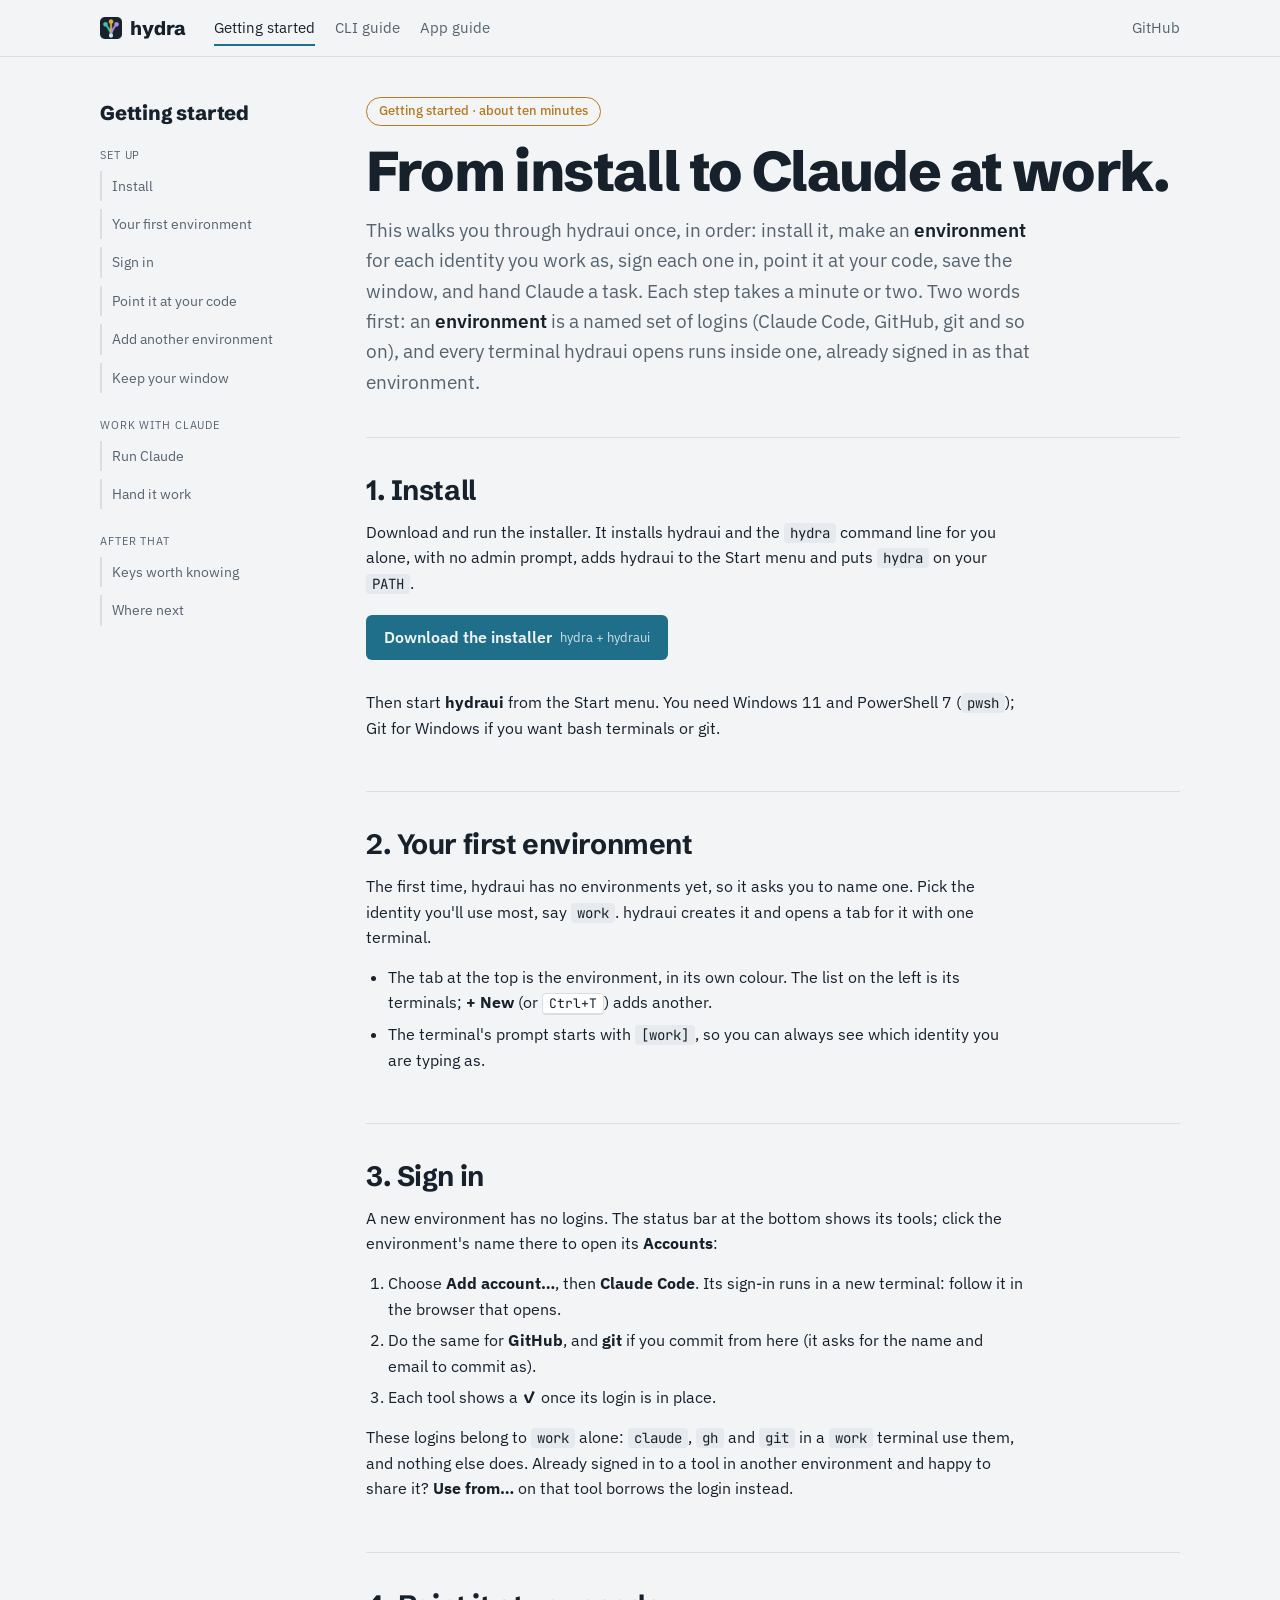
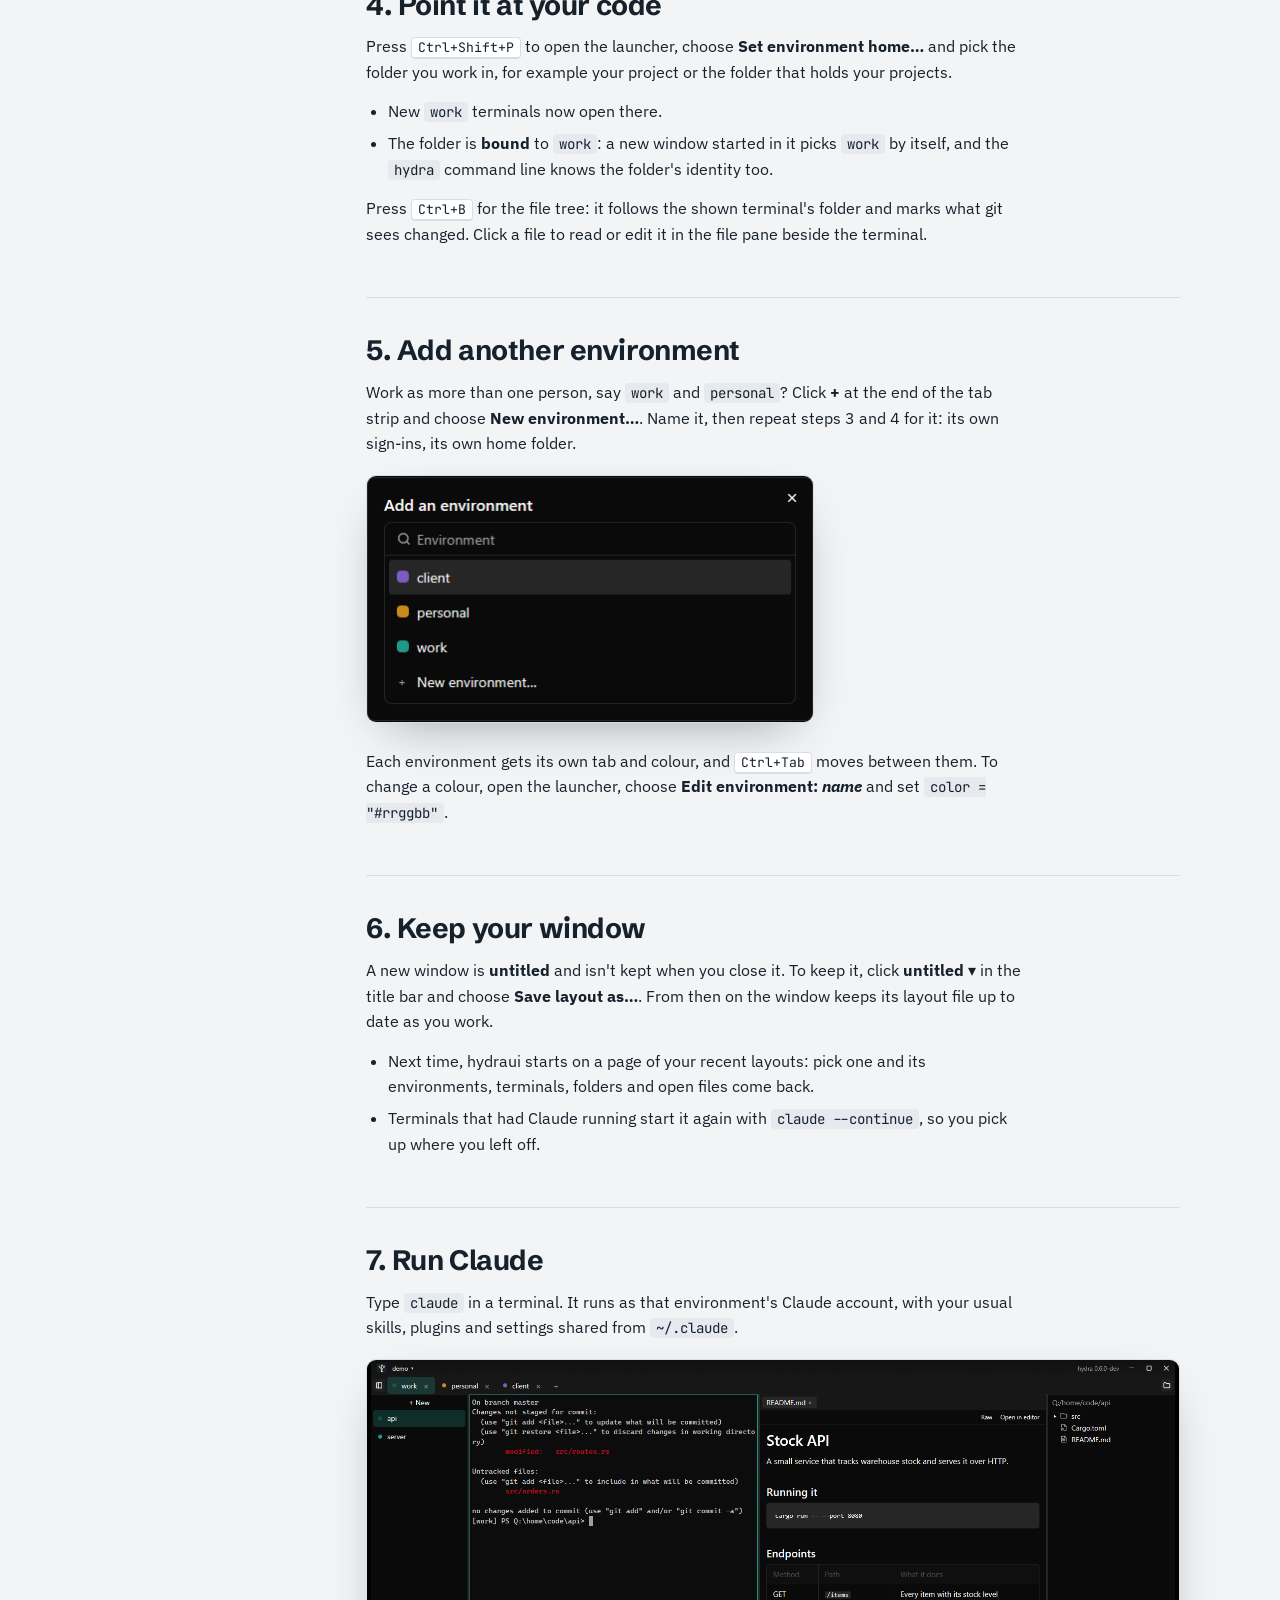
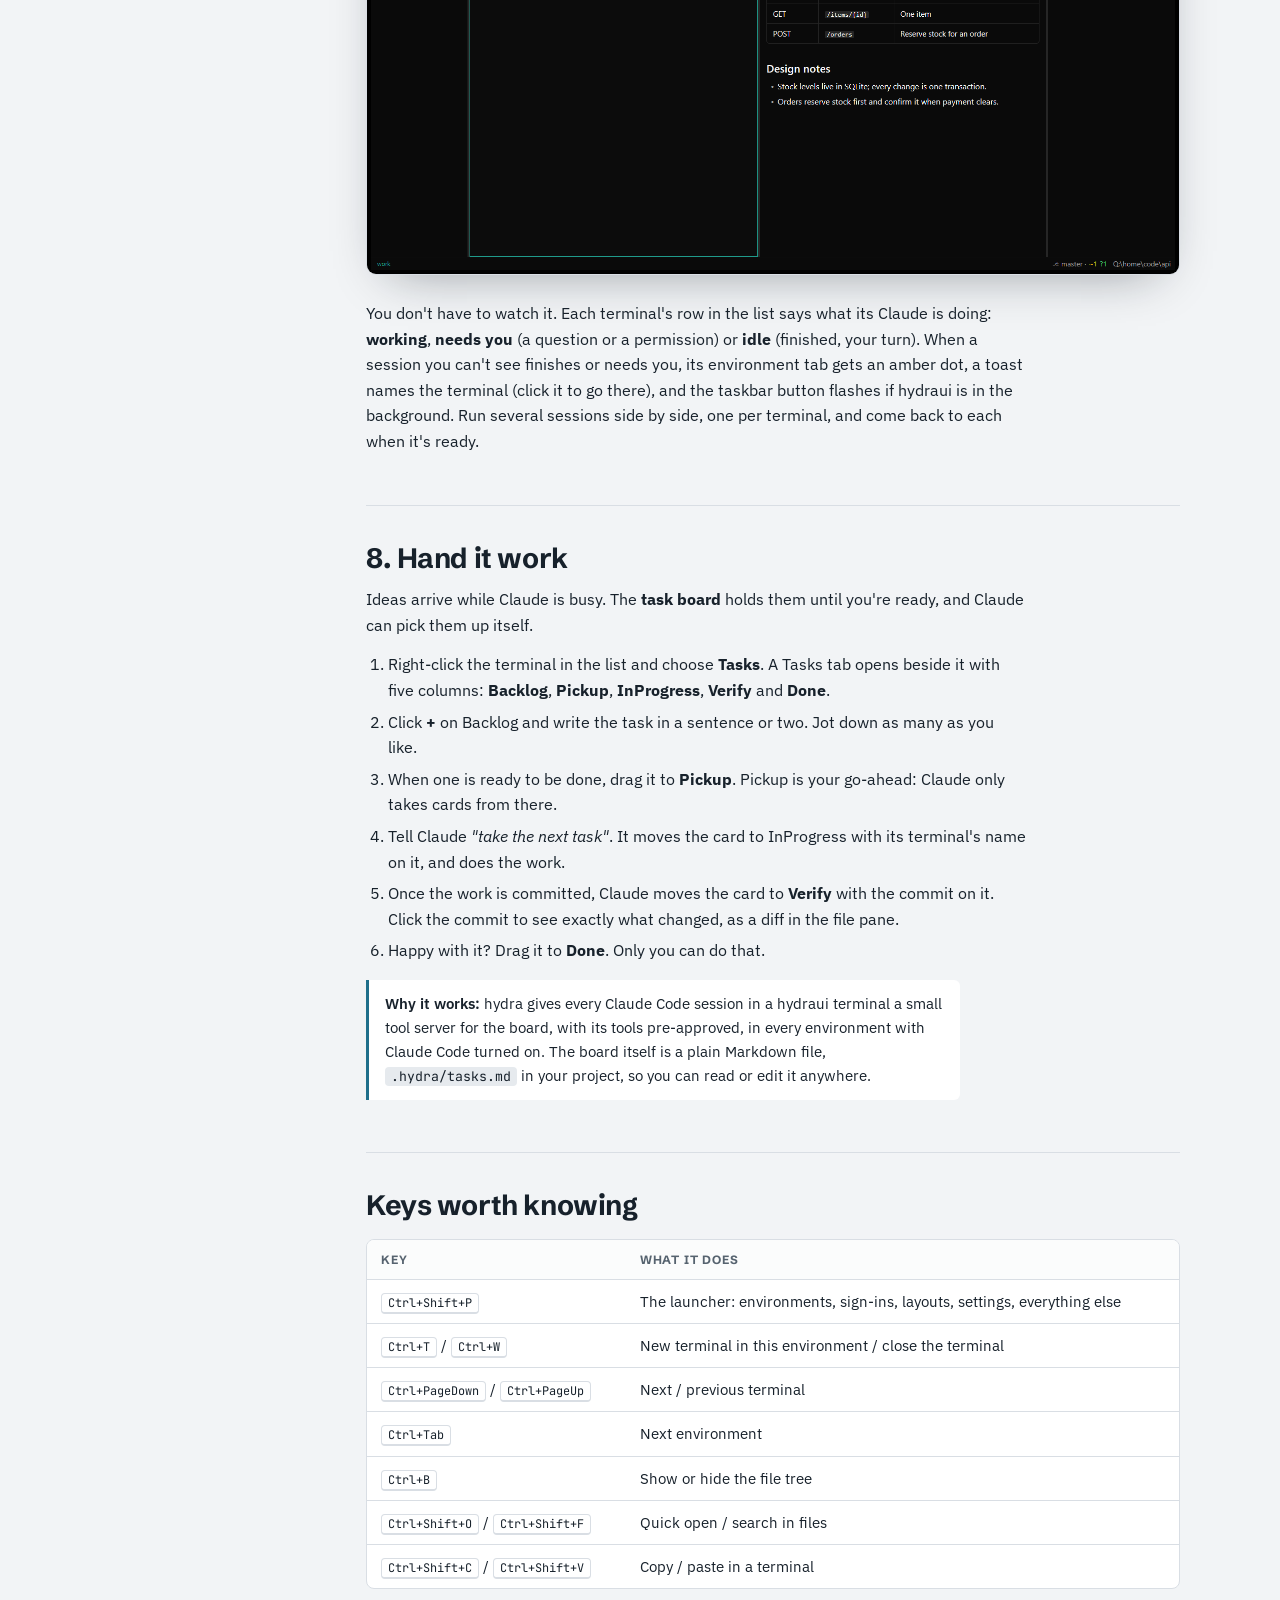
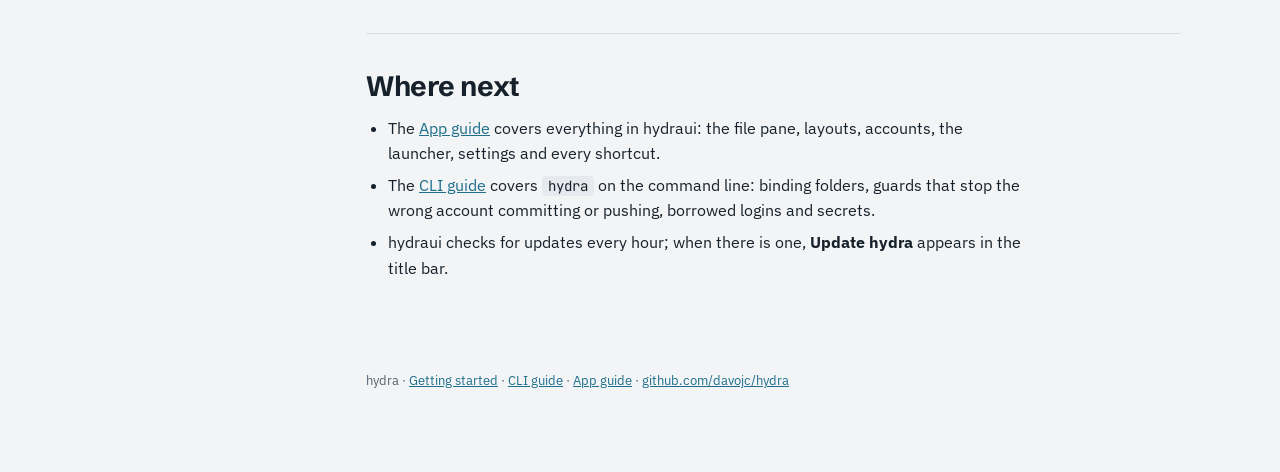
<file: site/start.html>
<!doctype html>
<html lang="en">
<head>
<meta charset="utf-8">
<meta name="viewport" content="width=device-width, initial-scale=1">
<title>Getting started with hydraui</title>
<link rel="icon" type="image/png" href="favicon.png">
<meta name="description" content="Get going with hydraui in ten minutes: install it, make your first environment, sign in to Claude Code and GitHub, point it at your code, save your window, and hand Claude work through the task board.">
<link rel="preconnect" href="https://fonts.googleapis.com">
<link rel="preconnect" href="https://fonts.gstatic.com" crossorigin>
<link rel="stylesheet" href="https://fonts.googleapis.com/css2?family=Schibsted+Grotesk:wght@500;700;800&family=IBM+Plex+Sans:ital,wght@0,400;0,500;0,600;1,400&family=JetBrains+Mono:wght@400;500&display=swap">
<link rel="stylesheet" href="style.css">
</head>
<body>
<header class="site-nav">
  <div class="in">
    <a class="home" href="index.html"><img src="favicon.png" alt="">hydra</a>
    <a class="page" href="start.html" aria-current="page">Getting started</a>
    <a class="page" href="cli.html">CLI guide</a>
    <a class="page" href="app.html">App guide</a>
    <a class="page gh" href="https://github.com/davojc/hydra">GitHub</a>
  </div>
</header>
<div class="wrap">
  <nav class="toc" aria-label="Contents">
    <div class="brand">Getting started</div>
    <div class="grp">Set up</div>
    <ol>
      <li><a href="#install">Install</a></li>
      <li><a href="#first">Your first environment</a></li>
      <li><a href="#sign-in">Sign in</a></li>
      <li><a href="#code">Point it at your code</a></li>
      <li><a href="#more">Add another environment</a></li>
      <li><a href="#keep">Keep your window</a></li>
    </ol>
    <div class="grp">Work with Claude</div>
    <ol>
      <li><a href="#claude">Run Claude</a></li>
      <li><a href="#board">Hand it work</a></li>
    </ol>
    <div class="grp">After that</div>
    <ol>
      <li><a href="#keys">Keys worth knowing</a></li>
      <li><a href="#next">Where next</a></li>
    </ol>
  </nav>

  <main>
    <header class="hero">
      <span class="status">Getting started · about ten minutes</span>
      <h1>From install to Claude at work.</h1>
      <p class="lede">This walks you through hydraui once, in order: install it, make an <strong>environment</strong> for each identity you work as, sign each one in, point it at your code, save the window, and hand Claude a task. Each step takes a minute or two. Two words first: an <strong>environment</strong> is a named set of logins (Claude Code, GitHub, git and so on), and every terminal hydraui opens runs inside one, already signed in as that environment.</p>
    </header>

    <section id="install">
      <h2>1. Install</h2>
      <p>Download and run the installer. It installs hydraui and the <code>hydra</code> command line for you alone, with no admin prompt, adds hydraui to the Start menu and puts <code>hydra</code> on your <code>PATH</code>.</p>
      <p><a class="download" href="https://github.com/davojc/hydra/releases/latest/download/hydra-setup.exe" download>Download the installer <span class="dl-version"></span><small>hydra + hydraui</small></a></p>
      <p>Then start <strong>hydraui</strong> from the Start menu. You need Windows 11 and PowerShell 7 (<code>pwsh</code>); Git for Windows if you want bash terminals or git.</p>
    </section>

    <section id="first">
      <h2>2. Your first environment</h2>
      <p>The first time, hydraui has no environments yet, so it asks you to name one. Pick the identity you'll use most, say <code>work</code>. hydraui creates it and opens a tab for it with one terminal.</p>
      <ul>
        <li>The tab at the top is the environment, in its own colour. The list on the left is its terminals; <strong>+ New</strong> (or <kbd>Ctrl+T</kbd>) adds another.</li>
        <li>The terminal's prompt starts with <code>[work]</code>, so you can always see which identity you are typing as.</li>
      </ul>
    </section>

    <section id="sign-in">
      <h2>3. Sign in</h2>
      <p>A new environment has no logins. The status bar at the bottom shows its tools; click the environment's name there to open its <strong>Accounts</strong>:</p>
      <ol>
        <li>Choose <strong>Add account…</strong>, then <strong>Claude Code</strong>. Its sign-in runs in a new terminal: follow it in the browser that opens.</li>
        <li>Do the same for <strong>GitHub</strong>, and <strong>git</strong> if you commit from here (it asks for the name and email to commit as).</li>
        <li>Each tool shows a <strong>✓</strong> once its login is in place.</li>
      </ol>
      <p>These logins belong to <code>work</code> alone: <code>claude</code>, <code>gh</code> and <code>git</code> in a <code>work</code> terminal use them, and nothing else does. Already signed in to a tool in another environment and happy to share it? <strong>Use from…</strong> on that tool borrows the login instead.</p>
    </section>

    <section id="code">
      <h2>4. Point it at your code</h2>
      <p>Press <kbd>Ctrl+Shift+P</kbd> to open the launcher, choose <strong>Set environment home…</strong> and pick the folder you work in, for example your project or the folder that holds your projects.</p>
      <ul>
        <li>New <code>work</code> terminals now open there.</li>
        <li>The folder is <strong>bound</strong> to <code>work</code>: a new window started in it picks <code>work</code> by itself, and the <code>hydra</code> command line knows the folder's identity too.</li>
      </ul>
      <p>Press <kbd>Ctrl+B</kbd> for the file tree: it follows the shown terminal's folder and marks what git sees changed. Click a file to read or edit it in the file pane beside the terminal.</p>
    </section>

    <section id="more">
      <h2>5. Add another environment</h2>
      <p>Work as more than one person, say <code>work</code> and <code>personal</code>? Click <strong>+</strong> at the end of the tab strip and choose <strong>New environment…</strong>. Name it, then repeat steps 3 and 4 for it: its own sign-ins, its own home folder.</p>
      <figure class="shot narrow">
        <img src="img/hydraui-picker.png" width="448" height="247" alt="The Add an environment picker listing the client, personal and work environments with their colours, and New environment…" loading="lazy">
      </figure>
      <p>Each environment gets its own tab and colour, and <kbd>Ctrl+Tab</kbd> moves between them. To change a colour, open the launcher, choose <strong>Edit environment: <em>name</em></strong> and set <code>color = "#rrggbb"</code>.</p>
    </section>

    <section id="keep">
      <h2>6. Keep your window</h2>
      <p>A new window is <strong>untitled</strong> and isn't kept when you close it. To keep it, click <strong>untitled ▾</strong> in the title bar and choose <strong>Save layout as…</strong>. From then on the window keeps its layout file up to date as you work.</p>
      <ul>
        <li>Next time, hydraui starts on a page of your recent layouts: pick one and its environments, terminals, folders and open files come back.</li>
        <li>Terminals that had Claude running start it again with <code>claude --continue</code>, so you pick up where you left off.</li>
      </ul>
    </section>

    <section id="claude">
      <h2>7. Run Claude</h2>
      <p>Type <code>claude</code> in a terminal. It runs as that environment's Claude account, with your usual skills, plugins and settings shared from <code>~/.claude</code>.</p>
      <figure class="shot">
        <img src="img/hydraui-window.png" width="1600" height="1013" alt="hydraui with tabs for the work, personal and client environments; work's terminals, api and server, listed on the left; git status in the api terminal; the project's README rendered in the file pane; and the file tree on the right." loading="lazy">
      </figure>
      <p>You don't have to watch it. Each terminal's row in the list says what its Claude is doing: <strong>working</strong>, <strong>needs you</strong> (a question or a permission) or <strong>idle</strong> (finished, your turn). When a session you can't see finishes or needs you, its environment tab gets an amber dot, a toast names the terminal (click it to go there), and the taskbar button flashes if hydraui is in the background. Run several sessions side by side, one per terminal, and come back to each when it's ready.</p>
    </section>

    <section id="board">
      <h2>8. Hand it work</h2>
      <p>Ideas arrive while Claude is busy. The <strong>task board</strong> holds them until you're ready, and Claude can pick them up itself.</p>
      <ol>
        <li>Right-click the terminal in the list and choose <strong>Tasks</strong>. A Tasks tab opens beside it with five columns: <strong>Backlog</strong>, <strong>Pickup</strong>, <strong>InProgress</strong>, <strong>Verify</strong> and <strong>Done</strong>.</li>
        <li>Click <strong>+</strong> on Backlog and write the task in a sentence or two. Jot down as many as you like.</li>
        <li>When one is ready to be done, drag it to <strong>Pickup</strong>. Pickup is your go-ahead: Claude only takes cards from there.</li>
        <li>Tell Claude <em>"take the next task"</em>. It moves the card to InProgress with its terminal's name on it, and does the work.</li>
        <li>Once the work is committed, Claude moves the card to <strong>Verify</strong> with the commit on it. Click the commit to see exactly what changed, as a diff in the file pane.</li>
        <li>Happy with it? Drag it to <strong>Done</strong>. Only you can do that.</li>
      </ol>
      <div class="note"><strong>Why it works:</strong> hydra gives every Claude Code session in a hydraui terminal a small tool server for the board, with its tools pre-approved, in every environment with Claude Code turned on. The board itself is a plain Markdown file, <code>.hydra/tasks.md</code> in your project, so you can read or edit it anywhere.</div>
    </section>

    <section id="keys">
      <h2>Keys worth knowing</h2>
      <div class="tbl">
        <table>
          <thead><tr><th>Key</th><th>What it does</th></tr></thead>
          <tbody>
            <tr><td><kbd>Ctrl+Shift+P</kbd></td><td>The launcher: environments, sign-ins, layouts, settings, everything else</td></tr>
            <tr><td><kbd>Ctrl+T</kbd> / <kbd>Ctrl+W</kbd></td><td>New terminal in this environment / close the terminal</td></tr>
            <tr><td><kbd>Ctrl+PageDown</kbd> / <kbd>Ctrl+PageUp</kbd></td><td>Next / previous terminal</td></tr>
            <tr><td><kbd>Ctrl+Tab</kbd></td><td>Next environment</td></tr>
            <tr><td><kbd>Ctrl+B</kbd></td><td>Show or hide the file tree</td></tr>
            <tr><td><kbd>Ctrl+Shift+O</kbd> / <kbd>Ctrl+Shift+F</kbd></td><td>Quick open / search in files</td></tr>
            <tr><td><kbd>Ctrl+Shift+C</kbd> / <kbd>Ctrl+Shift+V</kbd></td><td>Copy / paste in a terminal</td></tr>
          </tbody>
        </table>
      </div>
    </section>

    <section id="next">
      <h2>Where next</h2>
      <ul>
        <li>The <a href="app.html">App guide</a> covers everything in hydraui: the file pane, layouts, accounts, the launcher, settings and every shortcut.</li>
        <li>The <a href="cli.html">CLI guide</a> covers <code>hydra</code> on the command line: binding folders, guards that stop the wrong account committing or pushing, borrowed logins and secrets.</li>
        <li>hydraui checks for updates every hour; when there is one, <strong>Update hydra</strong> appears in the title bar.</li>
      </ul>
    </section>

    <footer>hydra · <a href="start.html">Getting started</a> · <a href="cli.html">CLI guide</a> · <a href="app.html">App guide</a> · <a href="https://github.com/davojc/hydra">github.com/davojc/hydra</a></footer>
  </main>
</div>
<script>
(() => {
  fetch("https://api.github.com/repos/davojc/hydra/releases/latest")
    .then(r => r.ok ? r.json() : null)
    .then(rel => {
      if (!rel || !rel.tag_name) return;
      for (const el of document.querySelectorAll(".dl-version")) el.textContent = rel.tag_name.replace(/^v/, "");
    })
    .catch(() => {});
})();
</script>
</body>
</html>
</file>
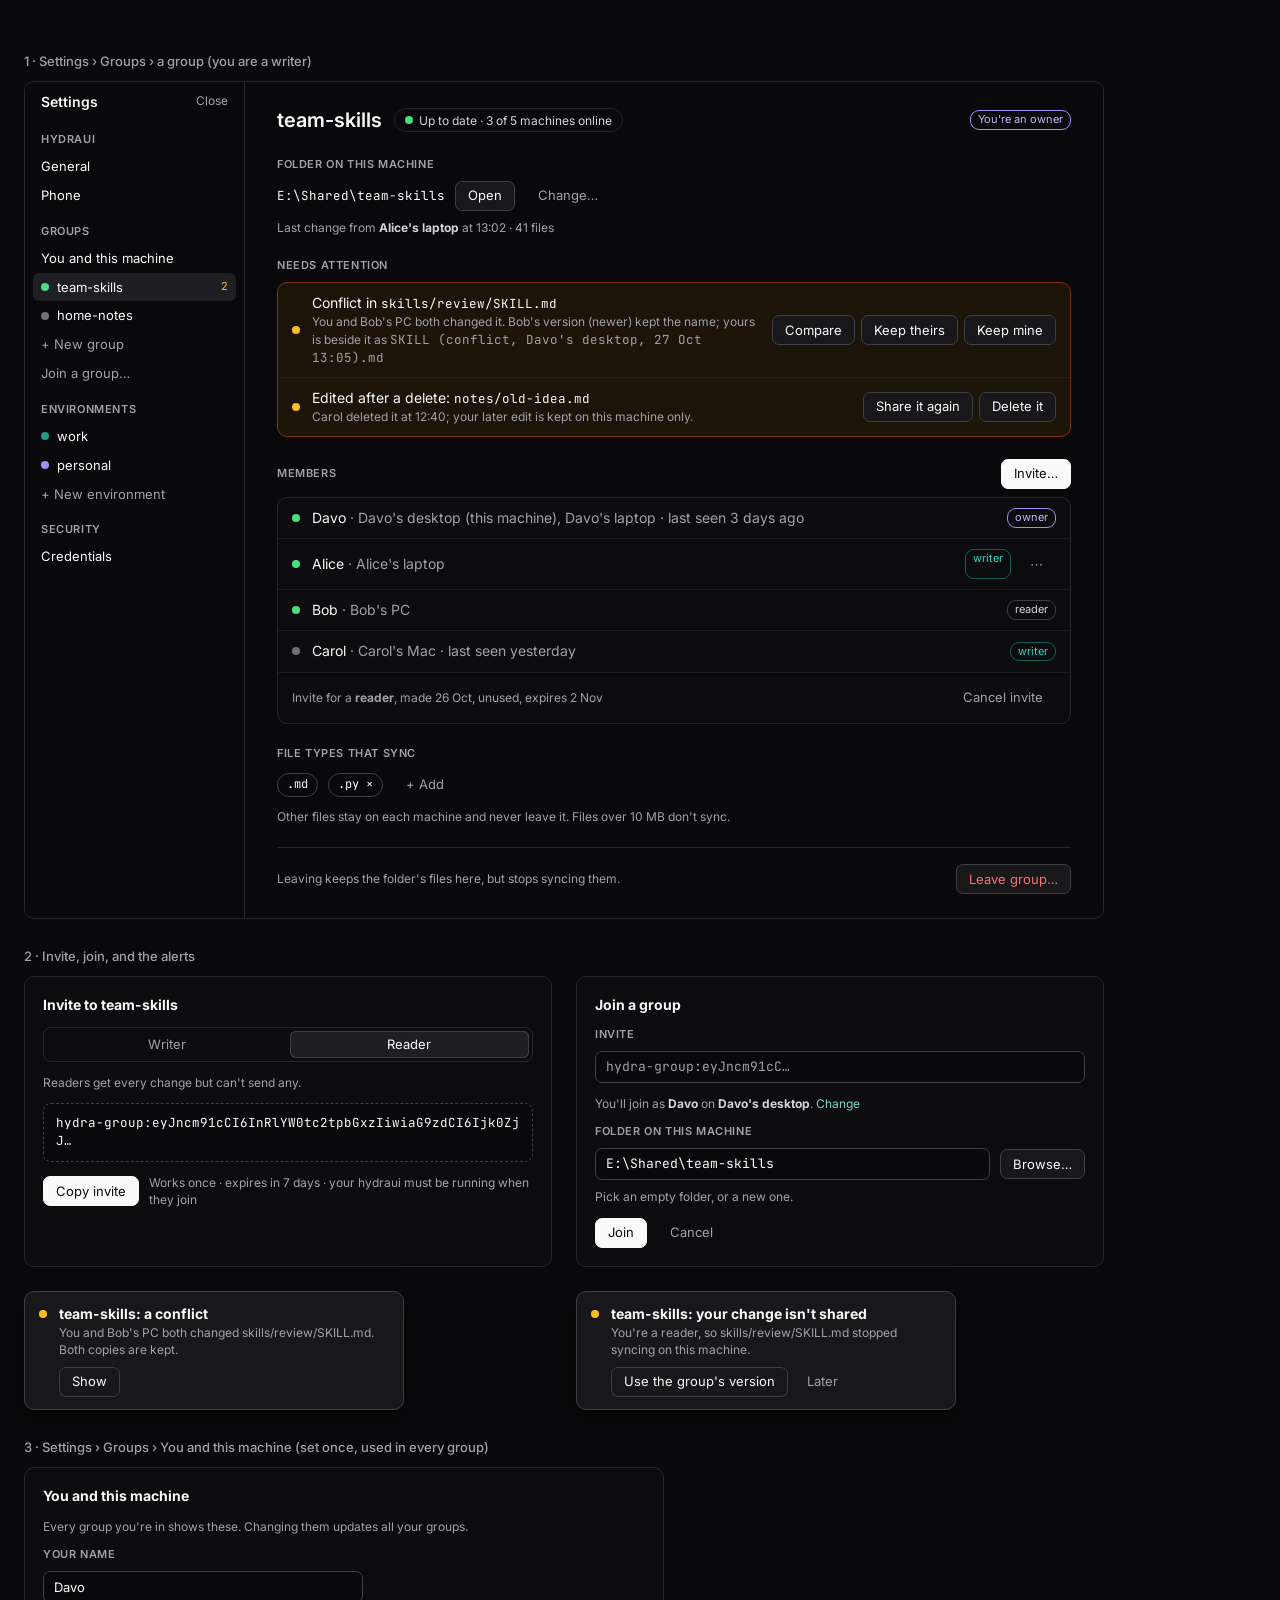
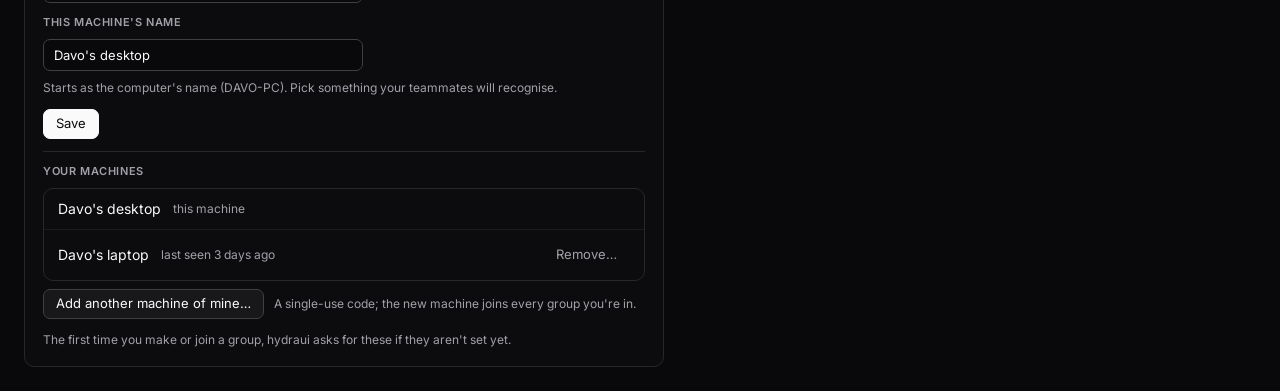
<file: docs/superpowers/specs/peer-groups-mockups/settings.html>
<!DOCTYPE html>
<html lang="en">
<head>
<meta charset="utf-8">
<title>Peer groups</title>
<link href="https://fonts.googleapis.com/css2?family=Inter:wght@400;500;600&family=JetBrains+Mono:wght@400;500&display=swap" rel="stylesheet">
<style>
:root{--bg:#09090b;--panel:#0c0c0e;--line:#27272a;--soft:#1c1c1f;--text:#fafafa;--muted:#a1a1aa;--dim:#71717a;--teal:#2dd4bf;--amber:#fbbf24;--green:#4ade80;--red:#f87171}
*{box-sizing:border-box}
body{margin:0;background:var(--bg);color:var(--text);font:14px/1.45 Inter,"Segoe UI",system-ui,sans-serif;padding:24px}
h2.cap{font-size:13px;color:var(--muted);font-weight:500;margin:28px 0 10px}
.win{display:grid;grid-template-columns:220px 1fr;border:1px solid var(--line);border-radius:10px;overflow:hidden;min-height:700px;max-width:1080px}
.side{border-right:1px solid var(--line);padding:10px 8px;background:var(--bg)}
.side .t{display:flex;justify-content:space-between;padding:0 8px 6px;font-weight:600}
.side .t span{color:var(--muted);font-weight:400;font-size:12px}
.hd{font-size:11px;font-weight:600;letter-spacing:.6px;color:var(--muted);padding:14px 8px 4px}
.it{padding:5px 8px;border-radius:6px;font-size:13px;display:flex;align-items:center;gap:8px}
.it.on{background:#1f1f23}
.it .n{margin-left:auto;font-size:11px;color:var(--amber)}
.add{padding:5px 8px;color:var(--muted);font-size:13px}
.main{padding:24px 32px;display:flex;flex-direction:column;gap:22px}
.title{display:flex;align-items:center;gap:12px}
.title h1{font-size:20px;margin:0;font-weight:600}
.pill{display:inline-flex;align-items:center;gap:6px;height:24px;padding:0 10px;border-radius:12px;border:1px solid var(--line);font-size:12px;color:#d4d4d8}
.dot{width:8px;height:8px;border-radius:50%;flex:none}
.sec{display:flex;flex-direction:column;gap:8px}
.lbl{font-size:11px;font-weight:600;letter-spacing:.6px;color:var(--muted)}
.row{display:flex;align-items:center;gap:10px}
.box{border:1px solid var(--line);border-radius:10px;background:var(--panel)}
.line{display:flex;align-items:center;gap:12px;padding:10px 14px;border-bottom:1px solid var(--soft)}
.line:last-child{border-bottom:0}
.mono{font-family:"JetBrains Mono",Consolas,monospace;font-size:12.5px}
.muted{color:var(--muted)}
.small{font-size:12px}
.btn{display:inline-flex;align-items:center;height:30px;padding:0 12px;border-radius:7px;border:1px solid #3f3f46;background:#18181b;color:var(--text);font:inherit;font-size:13px;cursor:pointer;white-space:nowrap}
.btn.primary{background:var(--text);color:var(--bg);border-color:var(--text)}
.btn.ghost{background:transparent;border-color:transparent;color:var(--muted)}
.btn.danger{color:var(--red)}
.chip{display:inline-flex;align-items:center;gap:6px;height:24px;padding:0 9px;border-radius:12px;border:1px solid #3f3f46;font-size:12px}
.role{font-size:11px;padding:1px 7px;border-radius:9px;border:1px solid #3f3f46;color:#d4d4d8}
.role.w{border-color:#115e59;color:var(--teal)}
.role.o{border-color:#a78bfa;color:#c4b5fd}
.warn{border-color:#78350f;background:#1c1408}
.warn .line{border-bottom-color:#2a1d0b}
.r{margin-left:auto;display:flex;gap:6px}
.grid2{display:grid;grid-template-columns:1fr 1fr;gap:24px;max-width:1080px}
.card{border:1px solid var(--line);border-radius:10px;background:var(--panel);padding:18px;display:flex;flex-direction:column;gap:12px}
.code{padding:10px 12px;border-radius:8px;border:1px dashed #3f3f46;background:var(--bg);word-break:break-all}
.seg{display:inline-grid;grid-template-columns:1fr 1fr;padding:3px;border:1px solid var(--line);border-radius:8px;gap:3px}
.seg span{padding:4px 14px;border-radius:6px;font-size:13px;color:var(--muted);text-align:center}
.seg span.on{background:#1f1f23;color:var(--text);box-shadow:inset 0 0 0 1px #3f3f46}
.input{height:32px;border-radius:7px;border:1px solid #3f3f46;background:var(--bg);padding:0 10px;display:flex;align-items:center;color:var(--muted);font-size:13px}
.toast{display:flex;gap:12px;align-items:flex-start;padding:12px 14px;border-radius:10px;border:1px solid #3f3f46;background:#18181b;max-width:380px;box-shadow:0 8px 24px rgba(0,0,0,.5)}
</style>
</head>
<body>

<h2 class="cap">1 · Settings › Groups › a group (you are a writer)</h2>
<div class="win">
  <aside class="side">
    <div class="t">Settings <span>Close</span></div>
    <div class="hd">HYDRAUI</div>
    <div class="it">General</div>
    <div class="it">Phone</div>
    <div class="hd">GROUPS</div>
    <div class="it">You and this machine</div>
    <div class="it on"><span class="dot" style="background:var(--green)"></span>team-skills<span class="n">2</span></div>
    <div class="it"><span class="dot" style="background:var(--dim)"></span>home-notes</div>
    <div class="add">+ New group</div>
    <div class="add">Join a group…</div>
    <div class="hd">ENVIRONMENTS</div>
    <div class="it"><span class="dot" style="background:#1f9a8a"></span>work</div>
    <div class="it"><span class="dot" style="background:#a78bfa"></span>personal</div>
    <div class="add">+ New environment</div>
    <div class="hd">SECURITY</div>
    <div class="it">Credentials</div>
  </aside>

  <main class="main">
    <div class="title">
      <h1>team-skills</h1>
      <span class="pill"><span class="dot" style="background:var(--green)"></span>Up to date · 3 of 5 machines online</span>
      <span class="role o" style="margin-left:auto">You're an owner</span>
    </div>

    <div class="sec">
      <span class="lbl">FOLDER ON THIS MACHINE</span>
      <div class="row"><span class="mono">E:\Shared\team-skills</span><button class="btn">Open</button><button class="btn ghost">Change…</button></div>
      <span class="muted small">Last change from <b style="color:#d4d4d8">Alice's laptop</b> at 13:02 · 41 files</span>
    </div>

    <div class="sec">
      <span class="lbl">NEEDS ATTENTION</span>
      <div class="box warn">
        <div class="line">
          <span class="dot" style="background:var(--amber)"></span>
          <div><div>Conflict in <span class="mono">skills/review/SKILL.md</span></div>
          <div class="muted small">You and Bob's PC both changed it. Bob's version (newer) kept the name; yours is beside it as <span class="mono">SKILL (conflict, Davo's desktop, 27 Oct 13:05).md</span></div></div>
          <div class="r"><button class="btn">Compare</button><button class="btn">Keep theirs</button><button class="btn">Keep mine</button></div>
        </div>
        <div class="line">
          <span class="dot" style="background:var(--amber)"></span>
          <div><div>Edited after a delete: <span class="mono">notes/old-idea.md</span></div>
          <div class="muted small">Carol deleted it at 12:40; your later edit is kept on this machine only.</div></div>
          <div class="r"><button class="btn">Share it again</button><button class="btn">Delete it</button></div>
        </div>
      </div>
    </div>

    <div class="sec">
      <div class="row"><span class="lbl">MEMBERS</span><button class="btn primary" style="margin-left:auto">Invite…</button></div>
      <div class="box">
        <div class="line"><span class="dot" style="background:var(--green)"></span><div><div>Davo <span class="muted">· Davo's desktop (this machine), Davo's laptop · last seen 3 days ago</span></div></div><span class="r"><span class="role o">owner</span></span></div>
        <div class="line"><span class="dot" style="background:var(--green)"></span><div>Alice <span class="muted">· Alice's laptop</span></div><span class="r"><span class="role w">writer</span><button class="btn ghost">⋯</button></span></div>
        <div class="line"><span class="dot" style="background:var(--green)"></span><div>Bob <span class="muted">· Bob's PC</span></div><span class="r"><span class="role">reader</span></span></div>
        <div class="line"><span class="dot" style="background:var(--dim)"></span><div>Carol <span class="muted">· Carol's Mac · last seen yesterday</span></div><span class="r"><span class="role w">writer</span></span></div>
        <div class="line muted small"><span>Invite for a <b>reader</b>, made 26 Oct, unused, expires 2 Nov</span><span class="r"><button class="btn ghost">Cancel invite</button></span></div>
      </div>
    </div>

    <div class="sec">
      <span class="lbl">FILE TYPES THAT SYNC</span>
      <div class="row"><span class="chip mono">.md</span><span class="chip mono">.py ×</span><button class="btn ghost">+ Add</button></div>
      <span class="muted small">Other files stay on each machine and never leave it. Files over 10 MB don't sync.</span>
    </div>

    <div class="row" style="border-top:1px solid var(--line);padding-top:16px">
      <span class="muted small">Leaving keeps the folder's files here, but stops syncing them.</span>
      <button class="btn danger" style="margin-left:auto">Leave group…</button>
    </div>
  </main>
</div>

<h2 class="cap">2 · Invite, join, and the alerts</h2>
<div class="grid2">
  <div class="card">
    <b>Invite to team-skills</b>
    <div class="seg"><span>Writer</span><span class="on">Reader</span></div>
    <span class="muted small">Readers get every change but can't send any.</span>
    <div class="code mono">hydra-group:eyJncm91cCI6InRlYW0tc2tpbGxzIiwiaG9zdCI6Ijk0ZjJ…</div>
    <div class="row"><button class="btn primary">Copy invite</button><span class="muted small">Works once · expires in 7 days · your hydraui must be running when they join</span></div>
  </div>

  <div class="card">
    <b>Join a group</b>
    <div class="sec"><span class="lbl">INVITE</span><div class="input mono">hydra-group:eyJncm91cC…</div></div>
    <div class="muted small">You'll join as <b style="color:#d4d4d8">Davo</b> on <b style="color:#d4d4d8">Davo's desktop</b>. <a style="color:#7dd3c8">Change</a></div>
    <div class="sec"><span class="lbl">FOLDER ON THIS MACHINE</span><div class="row"><div class="input mono" style="flex:1;color:var(--text)">E:\Shared\team-skills</div><button class="btn">Browse…</button></div>
    <span class="muted small">Pick an empty folder, or a new one.</span></div>
    <div class="row"><button class="btn primary">Join</button><button class="btn ghost">Cancel</button></div>
  </div>

  <div class="toast">
    <span class="dot" style="background:var(--amber);margin-top:6px"></span>
    <div><b>team-skills: a conflict</b><div class="muted small">You and Bob's PC both changed skills/review/SKILL.md. Both copies are kept.</div>
    <div style="margin-top:8px"><button class="btn">Show</button></div></div>
  </div>

  <div class="toast">
    <span class="dot" style="background:var(--amber);margin-top:6px"></span>
    <div><b>team-skills: your change isn't shared</b><div class="muted small">You're a reader, so skills/review/SKILL.md stopped syncing on this machine.</div>
    <div style="margin-top:8px;display:flex;gap:6px"><button class="btn">Use the group's version</button><button class="btn ghost">Later</button></div></div>
  </div>
</div>

<h2 class="cap">3 · Settings › Groups › You and this machine (set once, used in every group)</h2>
<div class="card" style="max-width:640px">
  <b>You and this machine</b>
  <span class="muted small">Every group you're in shows these. Changing them updates all your groups.</span>
  <div class="sec"><span class="lbl">YOUR NAME</span><div class="input" style="color:var(--text);max-width:320px">Davo</div></div>
  <div class="sec"><span class="lbl">THIS MACHINE'S NAME</span><div class="input" style="color:var(--text);max-width:320px">Davo's desktop</div>
  <span class="muted small">Starts as the computer's name (DAVO-PC). Pick something your teammates will recognise.</span></div>
  <div class="row"><button class="btn primary">Save</button></div>
  <div class="sec" style="border-top:1px solid var(--line);padding-top:12px"><span class="lbl">YOUR MACHINES</span>
  <div class="box"><div class="line">Davo's desktop <span class="muted small">this machine</span></div><div class="line">Davo's laptop <span class="muted small">last seen 3 days ago</span><span class="r"><button class="btn ghost">Remove…</button></span></div></div>
  <div class="row"><button class="btn">Add another machine of mine…</button><span class="muted small">A single-use code; the new machine joins every group you're in.</span></div></div>
  <span class="muted small">The first time you make or join a group, hydraui asks for these if they aren't set yet.</span>
</div>

</body>
</html>
</file>
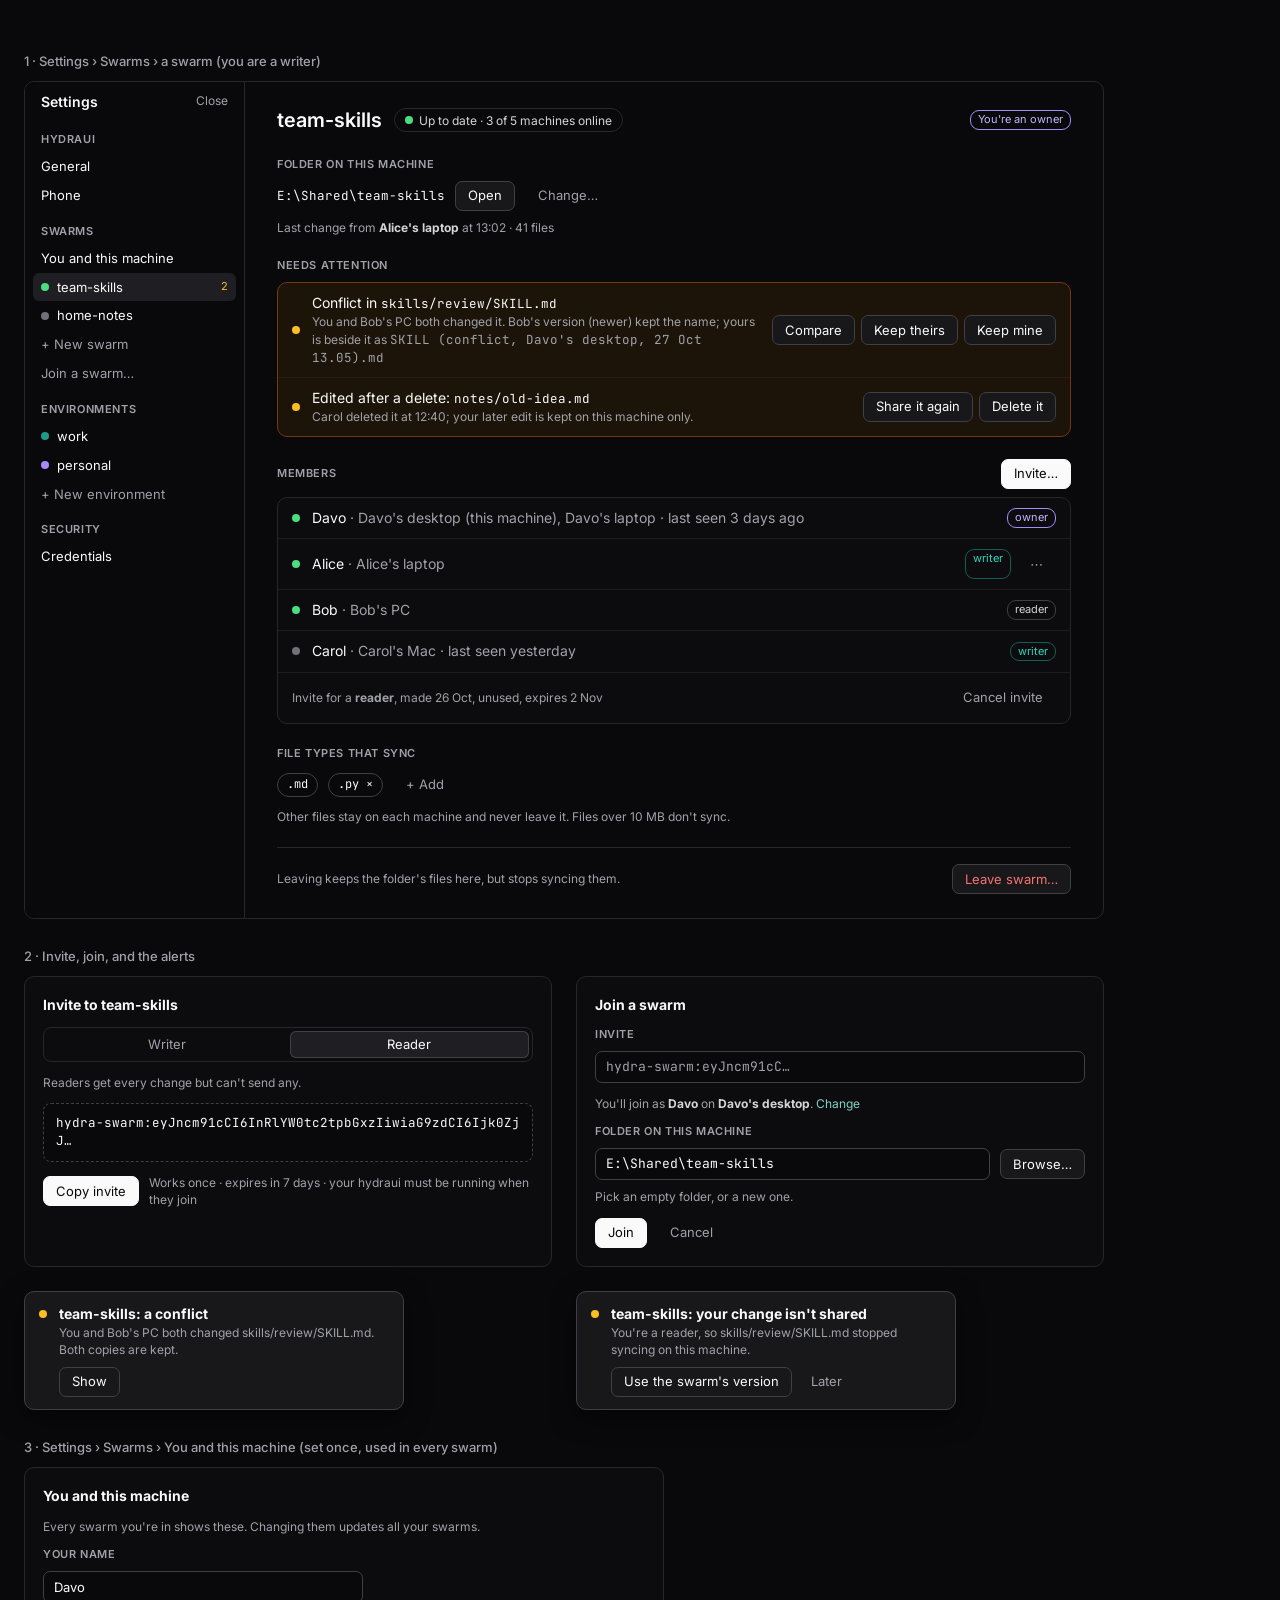
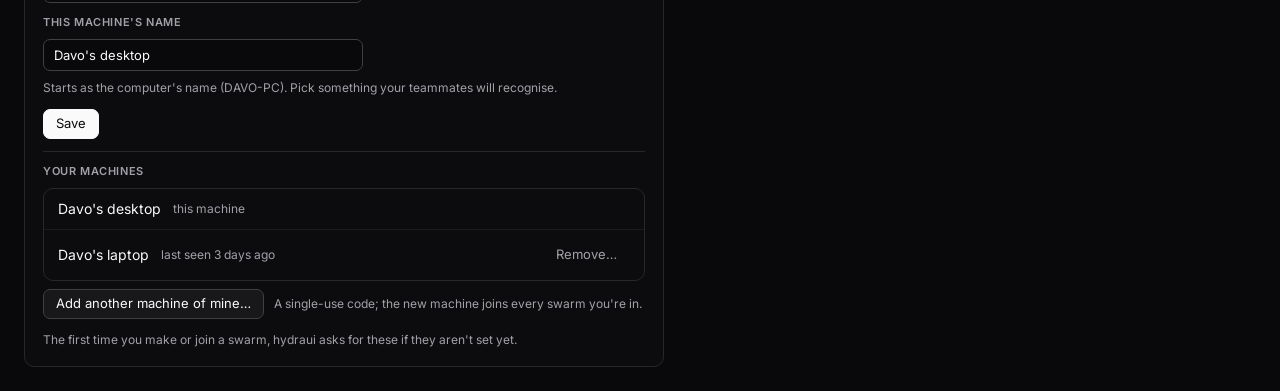
<file: docs/superpowers/specs/swarms-mockups/settings.html>
<!DOCTYPE html>
<html lang="en">
<head>
<meta charset="utf-8">
<title>Swarms</title>
<link href="https://fonts.googleapis.com/css2?family=Inter:wght@400;500;600&family=JetBrains+Mono:wght@400;500&display=swap" rel="stylesheet">
<style>
:root{--bg:#09090b;--panel:#0c0c0e;--line:#27272a;--soft:#1c1c1f;--text:#fafafa;--muted:#a1a1aa;--dim:#71717a;--teal:#2dd4bf;--amber:#fbbf24;--green:#4ade80;--red:#f87171}
*{box-sizing:border-box}
body{margin:0;background:var(--bg);color:var(--text);font:14px/1.45 Inter,"Segoe UI",system-ui,sans-serif;padding:24px}
h2.cap{font-size:13px;color:var(--muted);font-weight:500;margin:28px 0 10px}
.win{display:grid;grid-template-columns:220px 1fr;border:1px solid var(--line);border-radius:10px;overflow:hidden;min-height:700px;max-width:1080px}
.side{border-right:1px solid var(--line);padding:10px 8px;background:var(--bg)}
.side .t{display:flex;justify-content:space-between;padding:0 8px 6px;font-weight:600}
.side .t span{color:var(--muted);font-weight:400;font-size:12px}
.hd{font-size:11px;font-weight:600;letter-spacing:.6px;color:var(--muted);padding:14px 8px 4px}
.it{padding:5px 8px;border-radius:6px;font-size:13px;display:flex;align-items:center;gap:8px}
.it.on{background:#1f1f23}
.it .n{margin-left:auto;font-size:11px;color:var(--amber)}
.add{padding:5px 8px;color:var(--muted);font-size:13px}
.main{padding:24px 32px;display:flex;flex-direction:column;gap:22px}
.title{display:flex;align-items:center;gap:12px}
.title h1{font-size:20px;margin:0;font-weight:600}
.pill{display:inline-flex;align-items:center;gap:6px;height:24px;padding:0 10px;border-radius:12px;border:1px solid var(--line);font-size:12px;color:#d4d4d8}
.dot{width:8px;height:8px;border-radius:50%;flex:none}
.sec{display:flex;flex-direction:column;gap:8px}
.lbl{font-size:11px;font-weight:600;letter-spacing:.6px;color:var(--muted)}
.row{display:flex;align-items:center;gap:10px}
.box{border:1px solid var(--line);border-radius:10px;background:var(--panel)}
.line{display:flex;align-items:center;gap:12px;padding:10px 14px;border-bottom:1px solid var(--soft)}
.line:last-child{border-bottom:0}
.mono{font-family:"JetBrains Mono",Consolas,monospace;font-size:12.5px}
.muted{color:var(--muted)}
.small{font-size:12px}
.btn{display:inline-flex;align-items:center;height:30px;padding:0 12px;border-radius:7px;border:1px solid #3f3f46;background:#18181b;color:var(--text);font:inherit;font-size:13px;cursor:pointer;white-space:nowrap}
.btn.primary{background:var(--text);color:var(--bg);border-color:var(--text)}
.btn.ghost{background:transparent;border-color:transparent;color:var(--muted)}
.btn.danger{color:var(--red)}
.chip{display:inline-flex;align-items:center;gap:6px;height:24px;padding:0 9px;border-radius:12px;border:1px solid #3f3f46;font-size:12px}
.role{font-size:11px;padding:1px 7px;border-radius:9px;border:1px solid #3f3f46;color:#d4d4d8}
.role.w{border-color:#115e59;color:var(--teal)}
.role.o{border-color:#a78bfa;color:#c4b5fd}
.warn{border-color:#78350f;background:#1c1408}
.warn .line{border-bottom-color:#2a1d0b}
.r{margin-left:auto;display:flex;gap:6px}
.grid2{display:grid;grid-template-columns:1fr 1fr;gap:24px;max-width:1080px}
.card{border:1px solid var(--line);border-radius:10px;background:var(--panel);padding:18px;display:flex;flex-direction:column;gap:12px}
.code{padding:10px 12px;border-radius:8px;border:1px dashed #3f3f46;background:var(--bg);word-break:break-all}
.seg{display:inline-grid;grid-template-columns:1fr 1fr;padding:3px;border:1px solid var(--line);border-radius:8px;gap:3px}
.seg span{padding:4px 14px;border-radius:6px;font-size:13px;color:var(--muted);text-align:center}
.seg span.on{background:#1f1f23;color:var(--text);box-shadow:inset 0 0 0 1px #3f3f46}
.input{height:32px;border-radius:7px;border:1px solid #3f3f46;background:var(--bg);padding:0 10px;display:flex;align-items:center;color:var(--muted);font-size:13px}
.toast{display:flex;gap:12px;align-items:flex-start;padding:12px 14px;border-radius:10px;border:1px solid #3f3f46;background:#18181b;max-width:380px;box-shadow:0 8px 24px rgba(0,0,0,.5)}
</style>
</head>
<body>

<h2 class="cap">1 · Settings › Swarms › a swarm (you are a writer)</h2>
<div class="win">
  <aside class="side">
    <div class="t">Settings <span>Close</span></div>
    <div class="hd">HYDRAUI</div>
    <div class="it">General</div>
    <div class="it">Phone</div>
    <div class="hd">SWARMS</div>
    <div class="it">You and this machine</div>
    <div class="it on"><span class="dot" style="background:var(--green)"></span>team-skills<span class="n">2</span></div>
    <div class="it"><span class="dot" style="background:var(--dim)"></span>home-notes</div>
    <div class="add">+ New swarm</div>
    <div class="add">Join a swarm…</div>
    <div class="hd">ENVIRONMENTS</div>
    <div class="it"><span class="dot" style="background:#1f9a8a"></span>work</div>
    <div class="it"><span class="dot" style="background:#a78bfa"></span>personal</div>
    <div class="add">+ New environment</div>
    <div class="hd">SECURITY</div>
    <div class="it">Credentials</div>
  </aside>

  <main class="main">
    <div class="title">
      <h1>team-skills</h1>
      <span class="pill"><span class="dot" style="background:var(--green)"></span>Up to date · 3 of 5 machines online</span>
      <span class="role o" style="margin-left:auto">You're an owner</span>
    </div>

    <div class="sec">
      <span class="lbl">FOLDER ON THIS MACHINE</span>
      <div class="row"><span class="mono">E:\Shared\team-skills</span><button class="btn">Open</button><button class="btn ghost">Change…</button></div>
      <span class="muted small">Last change from <b style="color:#d4d4d8">Alice's laptop</b> at 13:02 · 41 files</span>
    </div>

    <div class="sec">
      <span class="lbl">NEEDS ATTENTION</span>
      <div class="box warn">
        <div class="line">
          <span class="dot" style="background:var(--amber)"></span>
          <div><div>Conflict in <span class="mono">skills/review/SKILL.md</span></div>
          <div class="muted small">You and Bob's PC both changed it. Bob's version (newer) kept the name; yours is beside it as <span class="mono">SKILL (conflict, Davo's desktop, 27 Oct 13.05).md</span></div></div>
          <div class="r"><button class="btn">Compare</button><button class="btn">Keep theirs</button><button class="btn">Keep mine</button></div>
        </div>
        <div class="line">
          <span class="dot" style="background:var(--amber)"></span>
          <div><div>Edited after a delete: <span class="mono">notes/old-idea.md</span></div>
          <div class="muted small">Carol deleted it at 12:40; your later edit is kept on this machine only.</div></div>
          <div class="r"><button class="btn">Share it again</button><button class="btn">Delete it</button></div>
        </div>
      </div>
    </div>

    <div class="sec">
      <div class="row"><span class="lbl">MEMBERS</span><button class="btn primary" style="margin-left:auto">Invite…</button></div>
      <div class="box">
        <div class="line"><span class="dot" style="background:var(--green)"></span><div><div>Davo <span class="muted">· Davo's desktop (this machine), Davo's laptop · last seen 3 days ago</span></div></div><span class="r"><span class="role o">owner</span></span></div>
        <div class="line"><span class="dot" style="background:var(--green)"></span><div>Alice <span class="muted">· Alice's laptop</span></div><span class="r"><span class="role w">writer</span><button class="btn ghost">⋯</button></span></div>
        <div class="line"><span class="dot" style="background:var(--green)"></span><div>Bob <span class="muted">· Bob's PC</span></div><span class="r"><span class="role">reader</span></span></div>
        <div class="line"><span class="dot" style="background:var(--dim)"></span><div>Carol <span class="muted">· Carol's Mac · last seen yesterday</span></div><span class="r"><span class="role w">writer</span></span></div>
        <div class="line muted small"><span>Invite for a <b>reader</b>, made 26 Oct, unused, expires 2 Nov</span><span class="r"><button class="btn ghost">Cancel invite</button></span></div>
      </div>
    </div>

    <div class="sec">
      <span class="lbl">FILE TYPES THAT SYNC</span>
      <div class="row"><span class="chip mono">.md</span><span class="chip mono">.py ×</span><button class="btn ghost">+ Add</button></div>
      <span class="muted small">Other files stay on each machine and never leave it. Files over 10 MB don't sync.</span>
    </div>

    <div class="row" style="border-top:1px solid var(--line);padding-top:16px">
      <span class="muted small">Leaving keeps the folder's files here, but stops syncing them.</span>
      <button class="btn danger" style="margin-left:auto">Leave swarm…</button>
    </div>
  </main>
</div>

<h2 class="cap">2 · Invite, join, and the alerts</h2>
<div class="grid2">
  <div class="card">
    <b>Invite to team-skills</b>
    <div class="seg"><span>Writer</span><span class="on">Reader</span></div>
    <span class="muted small">Readers get every change but can't send any.</span>
    <div class="code mono">hydra-swarm:eyJncm91cCI6InRlYW0tc2tpbGxzIiwiaG9zdCI6Ijk0ZjJ…</div>
    <div class="row"><button class="btn primary">Copy invite</button><span class="muted small">Works once · expires in 7 days · your hydraui must be running when they join</span></div>
  </div>

  <div class="card">
    <b>Join a swarm</b>
    <div class="sec"><span class="lbl">INVITE</span><div class="input mono">hydra-swarm:eyJncm91cC…</div></div>
    <div class="muted small">You'll join as <b style="color:#d4d4d8">Davo</b> on <b style="color:#d4d4d8">Davo's desktop</b>. <a style="color:#7dd3c8">Change</a></div>
    <div class="sec"><span class="lbl">FOLDER ON THIS MACHINE</span><div class="row"><div class="input mono" style="flex:1;color:var(--text)">E:\Shared\team-skills</div><button class="btn">Browse…</button></div>
    <span class="muted small">Pick an empty folder, or a new one.</span></div>
    <div class="row"><button class="btn primary">Join</button><button class="btn ghost">Cancel</button></div>
  </div>

  <div class="toast">
    <span class="dot" style="background:var(--amber);margin-top:6px"></span>
    <div><b>team-skills: a conflict</b><div class="muted small">You and Bob's PC both changed skills/review/SKILL.md. Both copies are kept.</div>
    <div style="margin-top:8px"><button class="btn">Show</button></div></div>
  </div>

  <div class="toast">
    <span class="dot" style="background:var(--amber);margin-top:6px"></span>
    <div><b>team-skills: your change isn't shared</b><div class="muted small">You're a reader, so skills/review/SKILL.md stopped syncing on this machine.</div>
    <div style="margin-top:8px;display:flex;gap:6px"><button class="btn">Use the swarm's version</button><button class="btn ghost">Later</button></div></div>
  </div>
</div>

<h2 class="cap">3 · Settings › Swarms › You and this machine (set once, used in every swarm)</h2>
<div class="card" style="max-width:640px">
  <b>You and this machine</b>
  <span class="muted small">Every swarm you're in shows these. Changing them updates all your swarms.</span>
  <div class="sec"><span class="lbl">YOUR NAME</span><div class="input" style="color:var(--text);max-width:320px">Davo</div></div>
  <div class="sec"><span class="lbl">THIS MACHINE'S NAME</span><div class="input" style="color:var(--text);max-width:320px">Davo's desktop</div>
  <span class="muted small">Starts as the computer's name (DAVO-PC). Pick something your teammates will recognise.</span></div>
  <div class="row"><button class="btn primary">Save</button></div>
  <div class="sec" style="border-top:1px solid var(--line);padding-top:12px"><span class="lbl">YOUR MACHINES</span>
  <div class="box"><div class="line">Davo's desktop <span class="muted small">this machine</span></div><div class="line">Davo's laptop <span class="muted small">last seen 3 days ago</span><span class="r"><button class="btn ghost">Remove…</button></span></div></div>
  <div class="row"><button class="btn">Add another machine of mine…</button><span class="muted small">A single-use code; the new machine joins every swarm you're in.</span></div></div>
  <span class="muted small">The first time you make or join a swarm, hydraui asks for these if they aren't set yet.</span>
</div>

</body>
</html>
</file>
<file: site/style.css>
/* hydra's site: a landing page and two guides (CLI, app). Guides have a sticky contents rail and one reading column;
   terminal transcripts, config and app screenshots are the hero material. Environment colours (work teal, personal
   amber, client violet) recur as the only accents, the same way they tint tabs. */
:root {
  --bg: #f2f4f6;
  --surface: #ffffff;
  --fg: #17212b;
  --muted: #56636f;
  --line: #d9dee4;
  --accent: #1f6f8b;
  --term-bg: #18222c;
  --term-fg: #dbe3ea;
  --term-dim: #8796a4;
  --env-work: #1f9a8a;
  --env-personal: #c98a1e;
  --env-client: #7a5cc4;
  --bad: #c2413b;
  --warn: #b7791f;
  --ok: #2f8a4c;
  --chip-fg: #ffffff;
  --code-inline: #e6eaee;
  --font-display: "Schibsted Grotesk", "Segoe UI", system-ui, sans-serif;
  --font-body: "IBM Plex Sans", "Segoe UI", system-ui, sans-serif;
  --font-mono: "JetBrains Mono", "Cascadia Code", Consolas, monospace;
}
@media (prefers-color-scheme: dark) {
  :root:not([data-theme="light"]) {
    --bg: #11181f; --surface: #18212a; --fg: #e3e9ee; --muted: #98a6b3; --line: #2a3540;
    --accent: #6cc0dc; --term-bg: #0b1116; --term-fg: #d6dfe7; --term-dim: #7d8c99;
    --env-work: #3cc2ae; --env-personal: #e7aa45; --env-client: #a48bec;
    --bad: #ec6a62; --warn: #e2a64a; --ok: #5cc27c; --chip-fg: #0b1116; --code-inline: #24303b;
    color-scheme: dark;
  }
}
:root[data-theme="dark"] {
  --bg: #11181f; --surface: #18212a; --fg: #e3e9ee; --muted: #98a6b3; --line: #2a3540;
  --accent: #6cc0dc; --term-bg: #0b1116; --term-fg: #d6dfe7; --term-dim: #7d8c99;
  --env-work: #3cc2ae; --env-personal: #e7aa45; --env-client: #a48bec;
  --bad: #ec6a62; --warn: #e2a64a; --ok: #5cc27c; --chip-fg: #0b1116; --code-inline: #24303b;
  color-scheme: dark;
}

* { box-sizing: border-box; }
body { background: var(--bg); color: var(--fg); font-family: var(--font-body); font-size: 16px; line-height: 1.6; }
.wrap { max-width: 1120px; margin: 0 auto; padding-inline: 20px; padding-block: 40px 80px; display: grid; grid-template-columns: 1fr; gap: 40px; }
@media (min-width: 960px) { .wrap { grid-template-columns: 210px minmax(0, 1fr); gap: 56px; } }

nav.toc { display: none; }
@media (min-width: 960px) {
  nav.toc { display: block; position: sticky; top: calc(env(safe-area-inset-top, 0px) + 76px); align-self: start; font-size: 14px; }
}
.toc .brand img { width: 22px; height: 22px; }
.toc .brand { font-family: var(--font-display); font-weight: 800; font-size: 20px; letter-spacing: -0.01em; margin-bottom: 16px; display: flex; align-items: center; gap: 8px; }
.heads { display: inline-flex; gap: 3px; }
.heads i { width: 8px; height: 8px; border-radius: 50%; display: block; }
.heads i:nth-child(1) { background: var(--env-work); }
.heads i:nth-child(2) { background: var(--env-personal); }
.heads i:nth-child(3) { background: var(--env-client); }
.toc ol { list-style: none; margin: 0; padding: 0; display: grid; gap: 2px; }
.toc a { color: var(--muted); text-decoration: none; display: block; padding: 4px 10px; border-left: 2px solid var(--line); }
.toc a:hover, .toc a:focus-visible { color: var(--fg); border-left-color: var(--accent); outline: none; }
.toc .grp { font-size: 11px; text-transform: uppercase; letter-spacing: 0.08em; color: var(--muted); margin: 18px 0 6px; }

main { min-width: 0; }
header.hero { display: grid; gap: 16px; margin-bottom: 40px; }
.status { justify-self: start; font-size: 13px; font-weight: 500; color: var(--warn); border: 1px solid currentColor; border-radius: 999px; padding: 3px 12px; }
h1 { font-family: var(--font-display); font-weight: 800; font-size: clamp(36px, 6vw, 56px); line-height: 1.02; letter-spacing: -0.025em; margin: 0; text-wrap: balance; }
.lede { font-size: 19px; color: var(--muted); max-width: 62ch; margin: 0; }
.lede strong { color: var(--fg); font-weight: 600; }

h2 { font-family: var(--font-display); font-weight: 700; font-size: 28px; letter-spacing: -0.015em; line-height: 1.2; margin: 0 0 12px; text-wrap: balance; }
h3 { font-family: var(--font-display); font-weight: 700; font-size: 18px; margin: 28px 0 8px; }
section { padding-block: 36px; border-top: 1px solid var(--line); scroll-margin-top: 72px; }
section > p, section > ul, section > ol { max-width: 66ch; }
p { margin: 0 0 14px; }
ul, ol { margin: 0 0 14px; padding-left: 22px; }
li { margin-bottom: 6px; }
a { color: var(--accent); }
code { font-family: var(--font-mono); font-size: 0.88em; background: var(--code-inline); padding: 1px 6px; border-radius: 4px; }
.step-no { font-family: var(--font-mono); font-size: 13px; color: var(--muted); display: block; margin-bottom: 4px; }

/* Environment chips mirror Windows Terminal tab colours */
.envs { display: flex; flex-wrap: wrap; gap: 10px; }
.chip { display: inline-flex; align-items: center; gap: 8px; font-family: var(--font-mono); font-size: 13px; font-weight: 500; color: var(--chip-fg); padding: 5px 12px 5px 10px; border-radius: 6px 6px 0 0; }
.chip::before { content: ""; width: 7px; height: 7px; border-radius: 50%; background: currentColor; opacity: 0.7; }
.chip.work { background: var(--env-work); }
.chip.personal { background: var(--env-personal); }
.chip.client { background: var(--env-client); }
.envline { display: flex; flex-wrap: wrap; gap: 24px; font-size: 14px; color: var(--muted); }
.envline > div { display: grid; gap: 6px; min-width: 0; }

/* Terminal blocks */
.term { background: var(--term-bg); color: var(--term-fg); border-radius: 8px; margin: 16px 0 20px; overflow: hidden; }
.term-bar { display: flex; align-items: center; justify-content: space-between; gap: 12px; padding: 0 8px 0 0; background: color-mix(in srgb, var(--term-bg) 82%, #ffffff); }
.term-bar .tab { font-family: var(--font-mono); font-size: 12px; padding: 6px 12px; color: #0b1116; font-weight: 500; }
.term-bar .tab.work { background: var(--env-work); }
.term-bar .tab.personal { background: var(--env-personal); }
.term-bar .tab.client { background: var(--env-client); }
.term-bar .tab.plain { background: transparent; color: var(--term-dim); }
.copy { font-family: var(--font-body); font-size: 12px; color: var(--term-dim); background: transparent; border: 1px solid color-mix(in srgb, var(--term-dim) 50%, transparent); border-radius: 4px; padding: 2px 10px; cursor: pointer; }
.copy:hover, .copy:focus-visible { color: var(--term-fg); border-color: var(--term-fg); outline: none; }
.term pre { margin: 0; padding: 14px 16px 16px; overflow-x: auto; font-family: var(--font-mono); font-size: 13.5px; line-height: 1.65; }
.term .p { color: var(--term-dim); }
.term .pw { color: var(--env-work); font-weight: 500; }
.term .pp { color: var(--env-personal); font-weight: 500; }
.term .pc { color: var(--env-client); font-weight: 500; }
.term .c { color: var(--term-dim); font-style: italic; }
.term .bad { color: var(--bad); font-weight: 500; }
.term .warn { color: var(--warn); font-weight: 500; }
.term .ok { color: var(--ok); }
.term .k { color: #8cc4e8; }
.term .s { color: #c7d98a; }

.note { border-left: 3px solid var(--accent); background: var(--surface); padding: 12px 16px; border-radius: 0 6px 6px 0; margin: 16px 0; max-width: 66ch; font-size: 15px; }
.note strong { font-weight: 600; }

/* Tables */
.tbl { overflow-x: auto; margin: 16px 0 8px; border: 1px solid var(--line); border-radius: 8px; background: var(--surface); }
table { border-collapse: collapse; width: 100%; font-size: 14.5px; }
th, td { text-align: left; padding: 10px 14px; border-bottom: 1px solid var(--line); vertical-align: top; }
th { font-family: var(--font-display); font-weight: 700; font-size: 12px; text-transform: uppercase; letter-spacing: 0.07em; color: var(--muted); background: color-mix(in srgb, var(--surface) 90%, var(--line)); }
tr:last-child td { border-bottom: 0; }
td code { white-space: nowrap; }

.cols { display: grid; grid-template-columns: repeat(auto-fit, minmax(230px, 1fr)); gap: 14px; margin: 16px 0; }
.col { background: var(--surface); border: 1px solid var(--line); border-radius: 8px; padding: 14px 16px; min-width: 0; }
.col h4 { font-family: var(--font-display); font-size: 14px; text-transform: uppercase; letter-spacing: 0.07em; margin: 0 0 8px; }
.col h4.l { color: var(--accent); }
.col h4.m { color: var(--env-personal); }
.col h4.v { color: var(--env-client); }
.col ul { margin: 0; padding-left: 18px; font-size: 14.5px; }
.col p { font-size: 14px; color: var(--muted); margin: 0 0 8px; }

footer { margin-top: 40px; font-size: 13px; color: var(--muted); }

@media (prefers-reduced-motion: no-preference) { html { scroll-behavior: smooth; } }
html { -webkit-text-size-adjust: 100%; }
body { margin: 0; }
.links { margin: 0; font-size: 15px; }
.download { display: inline-flex; align-items: center; gap: 8px; background: var(--accent); color: var(--bg); font-weight: 600; text-decoration: none; padding: 10px 18px; border-radius: 6px; margin: 4px 0 16px; }
.download:hover, .download:focus-visible { filter: brightness(1.1); outline: 2px solid var(--accent); outline-offset: 2px; }
.download small { font-weight: 400; opacity: .85; }
.dl-version:empty { display: none; }

/* Site header: the three pages and GitHub, on every page */
.site-nav { position: sticky; top: 0; z-index: 10; background: color-mix(in srgb, var(--bg) 90%, transparent); backdrop-filter: blur(8px); -webkit-backdrop-filter: blur(8px); border-bottom: 1px solid var(--line); }
.site-nav .in { max-width: 1120px; margin: 0 auto; padding: 10px 20px; display: flex; align-items: center; gap: 6px 20px; flex-wrap: wrap; }
.site-nav .home { display: flex; align-items: center; gap: 8px; font-family: var(--font-display); font-weight: 800; font-size: 19px; color: var(--fg); text-decoration: none; margin-right: 8px; }
.site-nav .home img { width: 22px; height: 22px; }
.site-nav a.page { color: var(--muted); text-decoration: none; font-size: 15px; padding: 6px 0 4px; border-bottom: 2px solid transparent; }
.site-nav a.page:hover, .site-nav a.page:focus-visible { color: var(--fg); outline: none; }
.site-nav a.page[aria-current="page"] { color: var(--fg); border-bottom-color: var(--accent); }
.site-nav .gh { margin-left: auto; }
@media (max-width: 560px) { .site-nav .gh { margin-left: 0; } }

/* Landing page */
.landing { max-width: 1120px; margin: 0 auto; padding: 40px 20px 80px; }
.landing header.hero { max-width: 820px; }
.landing section { border-top: 1px solid var(--line); }
.hero-shot { margin: 8px 0 48px; }
.hero-shot img, figure.shot img { display: block; max-width: 100%; height: auto; border-radius: 10px; border: 1px solid var(--line); box-shadow: 0 18px 50px -24px rgba(10, 20, 30, 0.45); }
.pair { display: grid; grid-template-columns: repeat(auto-fit, minmax(300px, 1fr)); gap: 20px; margin: 8px 0 12px; }
.card { background: var(--surface); border: 1px solid var(--line); border-radius: 10px; padding: 20px; display: flex; flex-direction: column; gap: 10px; min-width: 0; }
.card h3 { margin: 0; font-size: 21px; display: flex; align-items: baseline; gap: 10px; flex-wrap: wrap; }
.card h3 small { font-family: var(--font-body); font-weight: 500; font-size: 13px; color: var(--muted); }
.card p { margin: 0; color: var(--muted); }
.card ul { margin: 0; padding-left: 20px; font-size: 15px; }
.card .term { margin: 4px 0; }
.card img { display: block; width: 100%; height: auto; border-radius: 6px; border: 1px solid var(--line); }
.card .more { margin-top: auto; padding-top: 6px; font-weight: 600; text-decoration: none; }
.card .more:hover { text-decoration: underline; }
.points { display: grid; grid-template-columns: repeat(auto-fit, minmax(240px, 1fr)); gap: 14px; margin: 16px 0; }
.point { border-left: 3px solid var(--line); padding: 4px 0 4px 14px; }
.point.work { border-left-color: var(--env-work); }
.point.personal { border-left-color: var(--env-personal); }
.point.client { border-left-color: var(--env-client); }
.point h4 { font-family: var(--font-display); font-size: 16px; margin: 0 0 4px; }
.point p { margin: 0; font-size: 15px; color: var(--muted); }
.dl-row { display: flex; flex-wrap: wrap; gap: 12px; margin: 8px 0 12px; }
.dl-row .download { margin: 0; }
.download.alt { background: transparent; color: var(--accent); box-shadow: inset 0 0 0 1px var(--accent); }

/* Screenshots in the guides */
figure.shot { margin: 18px 0 26px; }
figure.shot.narrow img { max-width: min(100%, 640px); }
figure.shot figcaption { font-size: 13.5px; color: var(--muted); margin-top: 8px; max-width: 66ch; }

kbd { font-family: var(--font-mono); font-size: 0.82em; background: var(--surface); border: 1px solid var(--line); border-bottom-width: 2px; border-radius: 4px; padding: 1px 6px; white-space: nowrap; }
.portable { margin: 0 0 14px; font-size: 15px; color: var(--muted); }
.portable a { font-weight: 500; }
</file>
